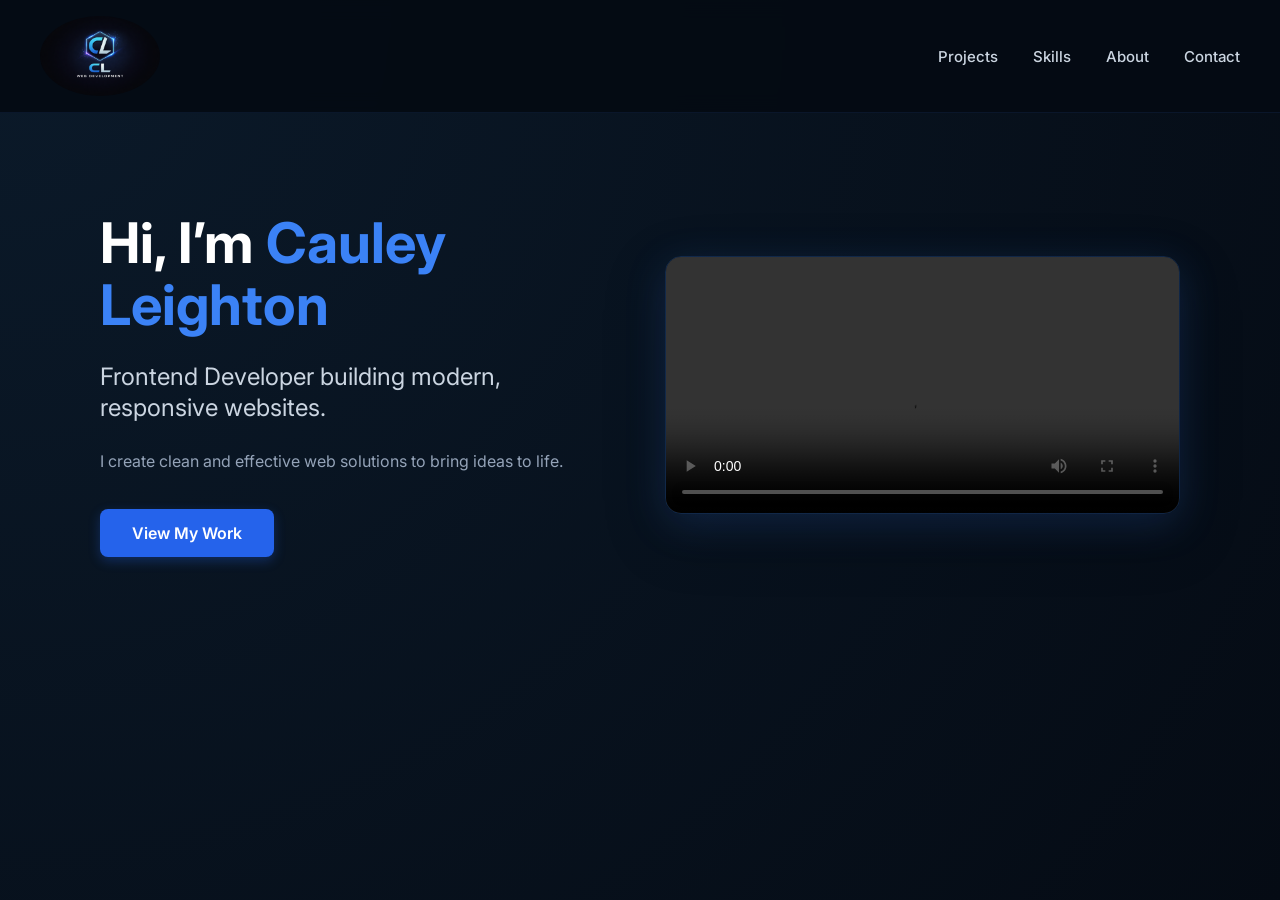
<file: index.html>
﻿<!DOCTYPE html>
<html lang="en">
<head>
  <meta charset="UTF-8">
  <meta name="viewport" content="width=device-width, initial-scale=1.0">
  <title>Your Name | Developer</title>
  <link rel="stylesheet" href="style.css">

  <!-- Google Font -->
  <link href="https://fonts.googleapis.com/css2?family=Inter:wght@300;400;600;700&display=swap" rel="stylesheet">
</head>
<body>

  <!-- NAVBAR -->
  <nav class="navbar">
    <div class="logo"><img src="logo.jpg" alt="Logo"></div>

    <ul class="nav-links">
      <li><a href="projects.html">Projects</a></li>
      <li><a href="skills.html">Skills</a></li>
      <li><a href="about.html">About</a></li>
      <li><a href="contact.html">Contact</a></li>
    </ul>
  </nav>

  <!-- HERO -->
  <section class="hero">

    <div class="hero-text">
      <h1>Hi, I’m <span>Cauley Leighton</span></h1>

      <h2>Frontend Developer building modern,<br>responsive websites.</h2>

      <p>
        I create clean and effective web solutions to bring ideas to life.
      </p>

      <a href="projects.html" class="cta-btn">View My Work</a>
    </div>

    <div class="hero-video">
      <video src="videos/CL web dev.mp4" alt="video introducing cl web development" controls>
        Your browser does not support the video tag.
      </video>
    </div>

  </section>

</body>
</html>
</file>
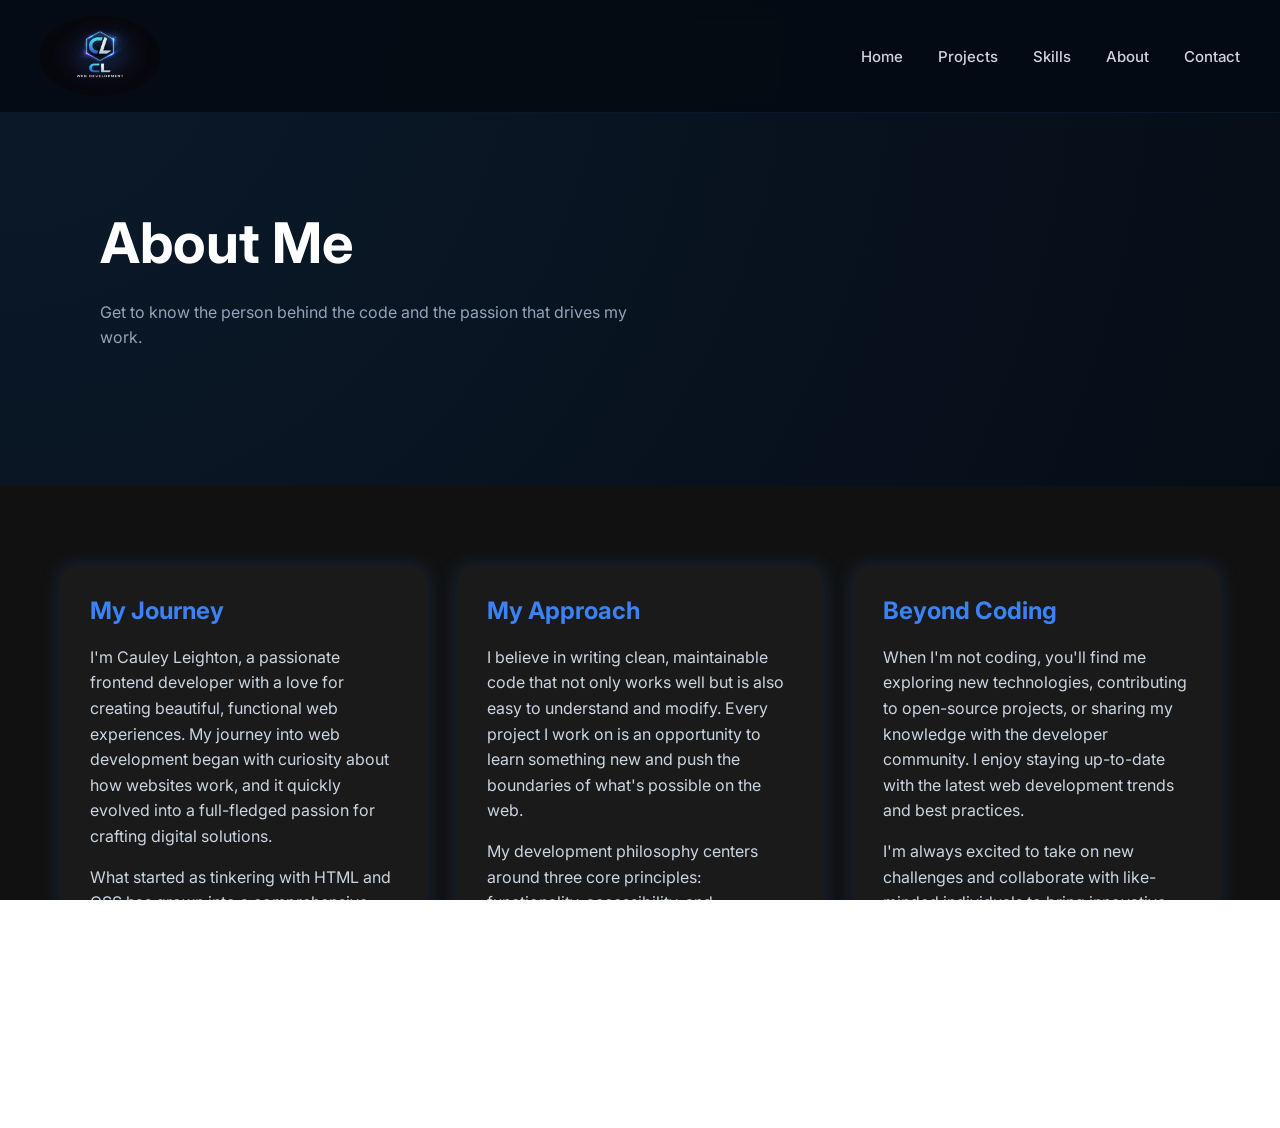
<file: about.html>
<!DOCTYPE html>
<html lang="en">
<head>
  <meta charset="UTF-8">
  <meta name="viewport" content="width=device-width, initial-scale=1.0">
  <title>Cauley Leighton | About</title>
  <link rel="stylesheet" href="style.css">

  <!-- Google Fonts -->
  <link href="https://fonts.googleapis.com/css2?family=Inter:wght@300;400;600;700&display=swap" rel="stylesheet">
</head>
<body>

  <!-- NAVBAR -->
  <nav class="navbar">
    <div class="logo"><img src="logo.jpg" alt="Logo"></div>
    <ul class="nav-links">
      <li><a href="index.html">Home</a></li>
      <li><a href="projects.html">Projects</a></li>
      <li><a href="skills.html">Skills</a></li>
      <li><a href="about.html" class="active">About</a></li>
      <li><a href="contact.html">Contact</a></li>
    </ul>
  </nav>

  <!-- HERO -->
  <section class="hero">
    <div class="hero-text">
      <h1>About Me</h1>
      <p>Get to know the person behind the code and the passion that drives my work.</p>
    </div>
  </section>

  <!-- About Section -->
  <section class="about-section">
    <div class="about-container">

      <div class="about-card">
        <h3>My Journey</h3>
        <p>I'm Cauley Leighton, a passionate frontend developer with a love for creating beautiful, functional web experiences. My journey into web development began with curiosity about how websites work, and it quickly evolved into a full-fledged passion for crafting digital solutions.</p>
        <p>What started as tinkering with HTML and CSS has grown into a comprehensive skill set that includes modern JavaScript frameworks, responsive design principles, and a keen eye for user experience.</p>
      </div>

      <div class="about-card">
        <h3>My Approach</h3>
        <p>I believe in writing clean, maintainable code that not only works well but is also easy to understand and modify. Every project I work on is an opportunity to learn something new and push the boundaries of what's possible on the web.</p>
        <p>My development philosophy centers around three core principles: functionality, accessibility, and performance. I strive to create websites that are not just visually appealing, but also fast, inclusive, and user-friendly.</p>
      </div>

      <div class="about-card">
        <h3>Beyond Coding</h3>
        <p>When I'm not coding, you'll find me exploring new technologies, contributing to open-source projects, or sharing my knowledge with the developer community. I enjoy staying up-to-date with the latest web development trends and best practices.</p>
        <p>I'm always excited to take on new challenges and collaborate with like-minded individuals to bring innovative ideas to life through code.</p>
      </div>

    </div>
  </section>

</body>
</html>
</file>
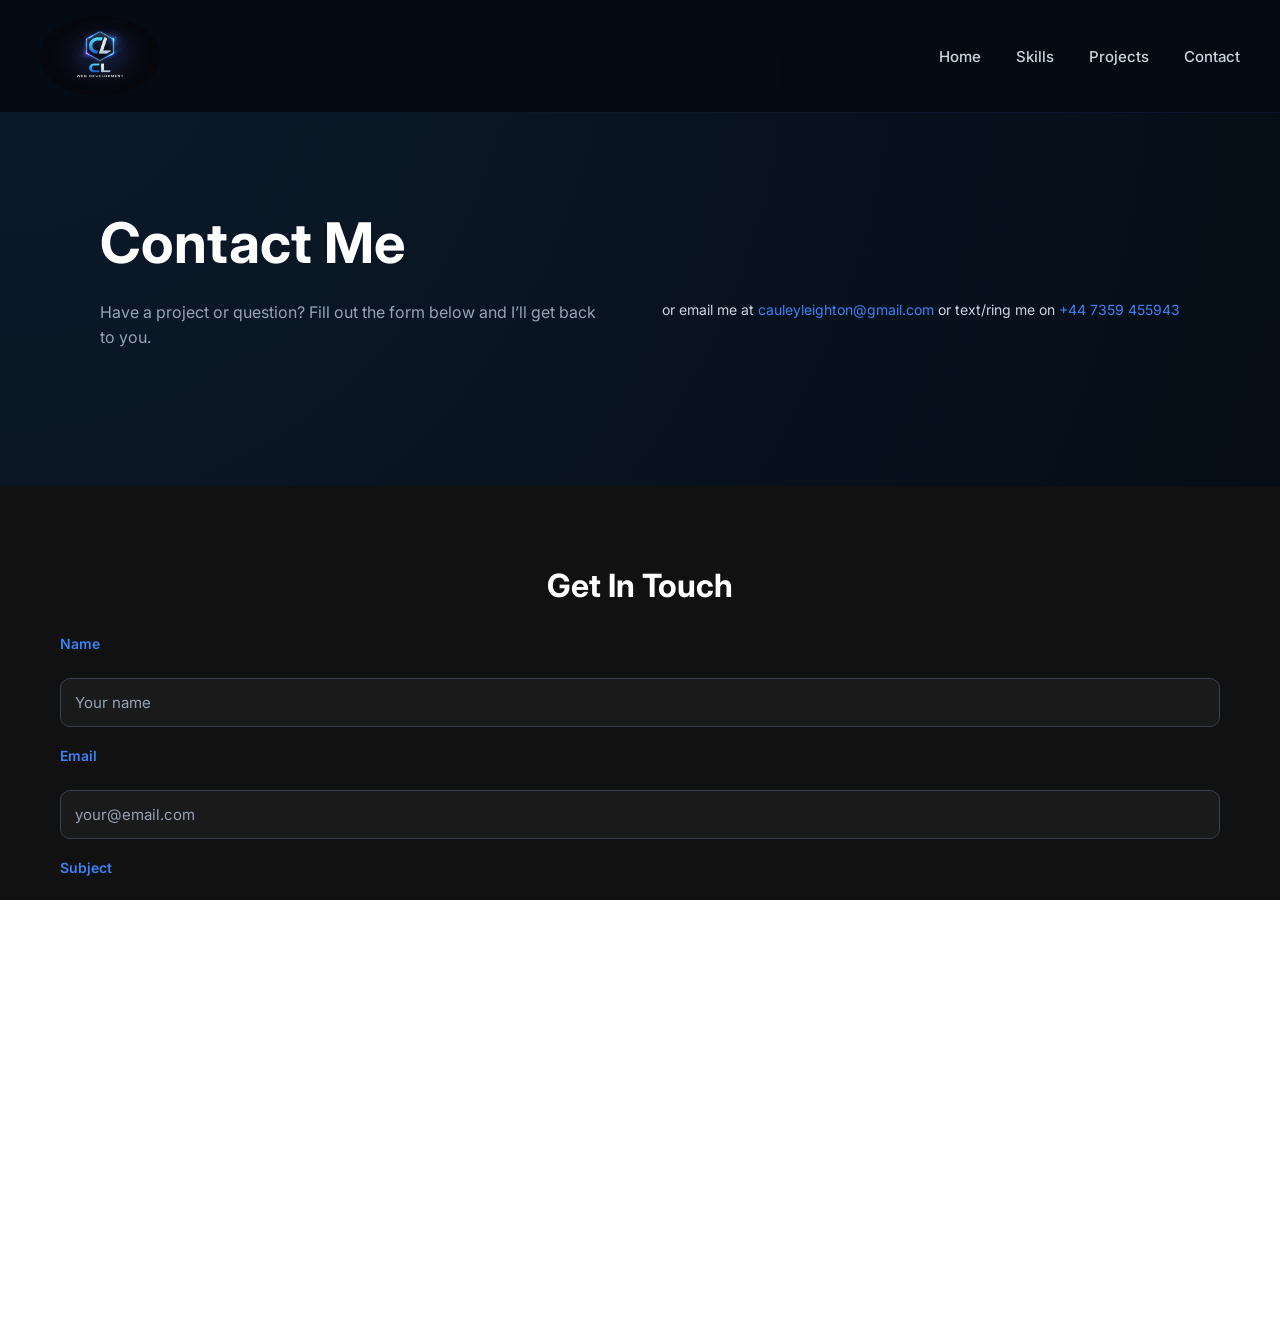
<file: contact.html>
<!DOCTYPE html>
<html lang="en">
<head>
  <meta charset="UTF-8">
  <meta name="viewport" content="width=device-width, initial-scale=1.0">
  <title>Your Name | Contact</title>
  <link rel="stylesheet" href="style.css">
  <!-- Google Fonts -->
  <link href="https://fonts.googleapis.com/css2?family=Inter:wght@300;400;600;700&display=swap" rel="stylesheet">
</head>
<body>

  <!-- NAVBAR -->
  <nav class="navbar">
    <div class="logo"><img src="logo.jpg" alt="Logo"></div>
    <ul class="nav-links">
      <li><a href="index.html">Home</a></li>
      <li><a href="skills.html">Skills</a></li>
      <li><a href="projects.html">Projects</a></li>
      <li><a href="contact.html" class="active">Contact</a></li>
    </ul>
  </nav>

  <!-- HERO -->
  <section class="hero">
    <div class="hero-text">
      <h1>Contact Me</h1>
      <p>Have a project or question? Fill out the form below and I’ll get back to you.</p>
    </div>
    <div id="contdet">
        or email me at <a href="mailto:cauleyleighton@gmail.com">cauleyleighton@gmail.com</a>
        or text/ring me on <a href ="tel:+44 7359 455943">+44 7359 455943</a>
    </div>
  </section>

  <!-- Contact Form -->
  <section class="contact-section">
    <div class="contact-container">
      <h2>Get In Touch</h2>
      <form id="contact-form" action="https://formspree.io/f/xyzqwert" method="POST">
        <label for="name">Name</label>
        <input type="text" id="name" name="name" required placeholder="Your name">
        
        <label for="email">Email</label>
        <input type="email" id="email" name="email" required placeholder="your@email.com">
        
        <label for="subject">Subject</label>
        <input type="text" id="subject" name="subject" required placeholder="What's this about?">
        
        <label for="message">Message</label>
        <textarea id="message" name="message" rows="5" required placeholder="Your message..."></textarea>
        
        <button type="submit">Send Message</button>
      </form>
      <p class="form-note">Or reach out directly via email or phone in the section above.</p>
    </div>
  </section>

</body>
</html>
</file>
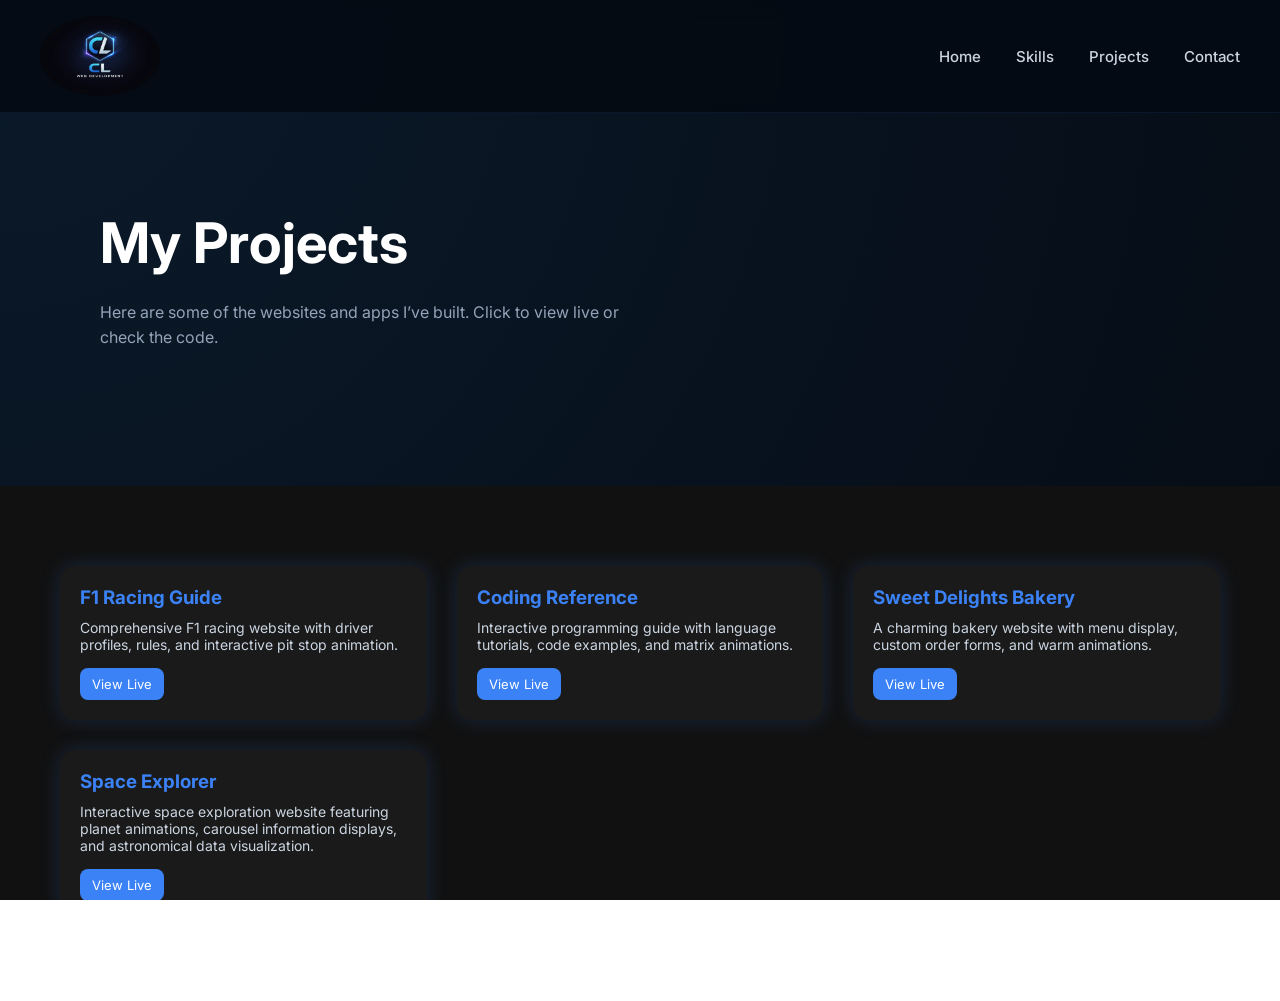
<file: projects.html>
﻿<!DOCTYPE html>
<html lang="en">
<head>
  <meta charset="UTF-8">
  <meta name="viewport" content="width=device-width, initial-scale=1.0">
  <title>Your Name | Projects</title>
  <link rel="stylesheet" href="style.css">
  <!-- Google Fonts -->
  <link href="https://fonts.googleapis.com/css2?family=Inter:wght@300;400;600;700&display=swap" rel="stylesheet">
</head>
<body>

  <!-- NAVBAR -->
  <nav class="navbar">
    <div class="logo"><img src="logo.jpg" alt="Logo"></div>
    <ul class="nav-links">
      <li><a href="index.html">Home</a></li>
      <li><a href="skills.html">Skills</a></li>
      <li><a href="projects.html" class="active">Projects</a></li>
      <li><a href="contact.html">Contact</a></li>
    </ul>
  </nav>

  <!-- HERO -->
  <section class="hero">
    <div class="hero-text">
      <h1>My Projects</h1>
      <p>Here are some of the websites and apps I’ve built. Click to view live or check the code.</p>
    </div>
  </section>

  <!-- Projects Section -->
  <section class="projects-section">
    <div class="projects-container">

      <div class="project-card">
        <div class="project-info">
          <h3>F1 Racing Guide</h3>
          <p>Comprehensive F1 racing website with driver profiles, rules, and interactive pit stop animation.</p>
          <a href="./f1-site/f1.html" >View Live</a>
        </div>
      </div>

      <div class="project-card">
        <div class="project-info">
          <h3>Coding Reference</h3>
          <p>Interactive programming guide with language tutorials, code examples, and matrix animations.</p>
          <a href="./coding/code.html" target="_blank">View Live</a>
        </div>
      </div>

      <div class="project-card">
        <div class="project-info">
          <h3>Sweet Delights Bakery</h3>
          <p>A charming bakery website with menu display, custom order forms, and warm animations.</p>
          <a href="./bakery/bakery.html" target="_blank">View Live</a>
        </div>
      </div>

      <div class="project-card">
        <div class="project-info">
          <h3>Space Explorer</h3>
          <p>Interactive space exploration website featuring planet animations, carousel information displays, and astronomical data visualization.</p>
          <a href="./space/space.html" target="_blank">View Live</a>
        </div>
      </div>

    </div>
  </section>

</body>
</html>
</file>
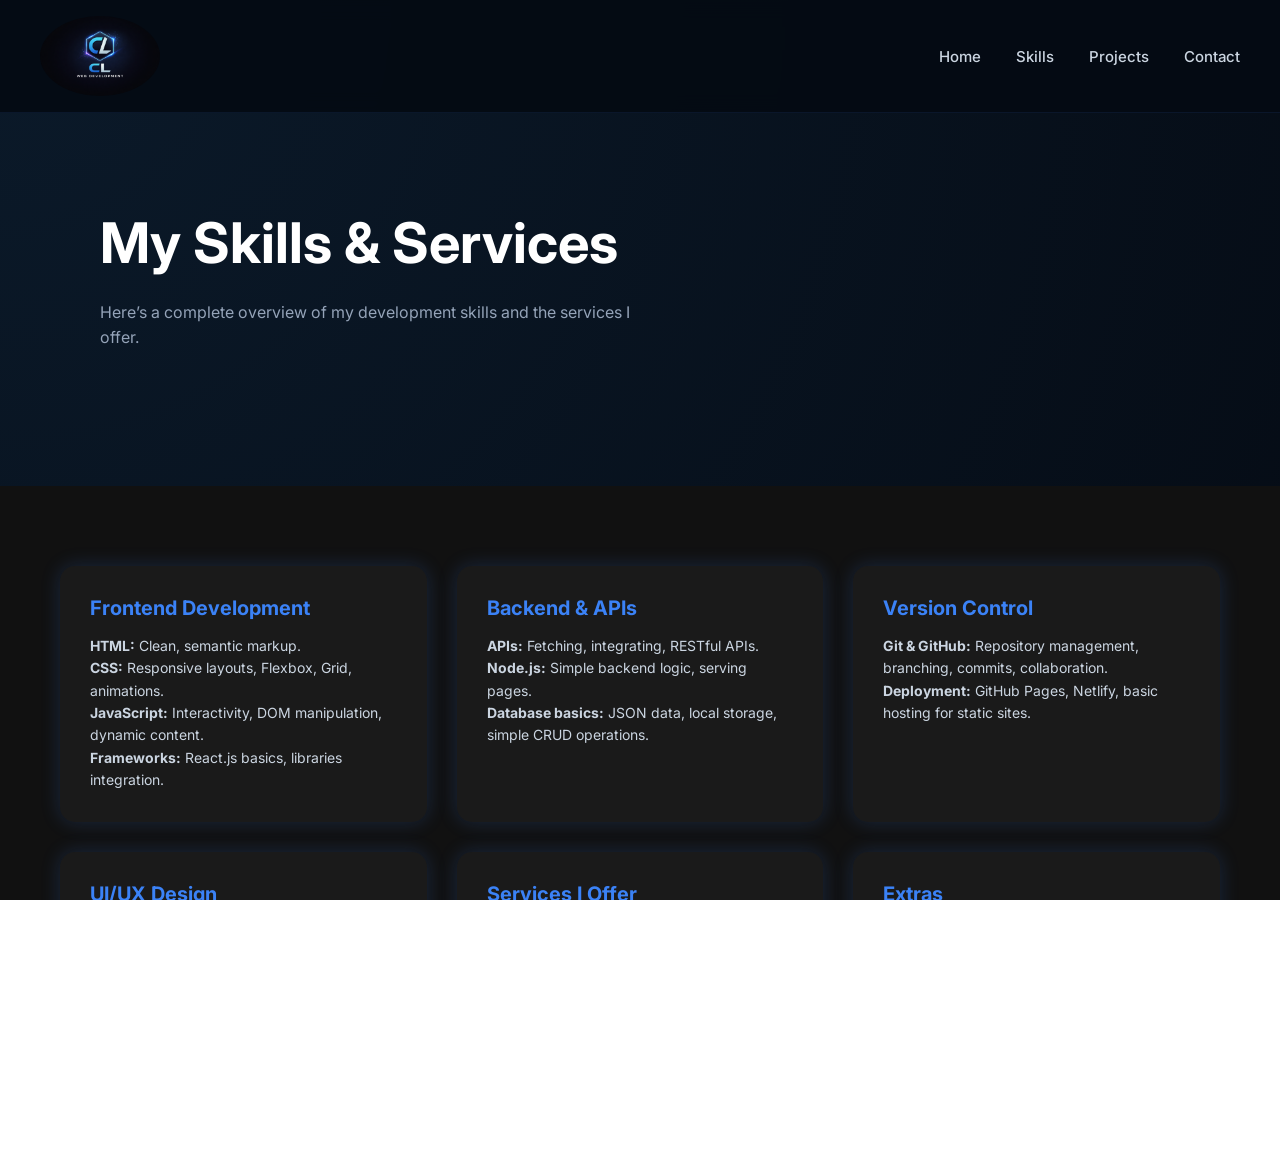
<file: skills.html>
<!DOCTYPE html>
<html lang="en">
<head>
  <meta charset="UTF-8">
  <meta name="viewport" content="width=device-width, initial-scale=1.0">
  <title>Your Name | Skills</title>
  <link rel="stylesheet" href="style.css">

  <!-- Google Fonts -->
  <link href="https://fonts.googleapis.com/css2?family=Inter:wght@300;400;600;700&display=swap" rel="stylesheet">
</head>
<body>

  <!-- NAVBAR -->
  <nav class="navbar">
    <div class="logo"><img src="logo.jpg" alt="Logo"></div>
    <ul class="nav-links">
      <li><a href="index.html">Home</a></li>
      <li><a href="skills.html" class="active">Skills</a></li>
      <li><a href="projects.html">Projects</a></li>
      <li><a href="contact.html">Contact</a></li>
    </ul>
  </nav>

  <!-- HERO -->
  <section class="hero">
    <div class="hero-text">
      <h1>My Skills & Services</h1>
      <p>Here’s a complete overview of my development skills and the services I offer.</p>
    </div>
  </section>

  <!-- Skills Section -->
  <section class="skills-section">
    <div class="skills-container">

      <div class="skill-card">
        <h3>Frontend Development</h3>
        <p><strong>HTML:</strong> Clean, semantic markup.</p>
        <p><strong>CSS:</strong> Responsive layouts, Flexbox, Grid, animations.</p>
        <p><strong>JavaScript:</strong> Interactivity, DOM manipulation, dynamic content.</p>
        <p><strong>Frameworks:</strong> React.js basics, libraries integration.</p>
      </div>

      <div class="skill-card">
        <h3>Backend & APIs</h3>
        <p><strong>APIs:</strong> Fetching, integrating, RESTful APIs.</p>
        <p><strong>Node.js:</strong> Simple backend logic, serving pages.</p>
        <p><strong>Database basics:</strong> JSON data, local storage, simple CRUD operations.</p>
      </div>

      <div class="skill-card">
        <h3>Version Control</h3>
        <p><strong>Git & GitHub:</strong> Repository management, branching, commits, collaboration.</p>
        <p><strong>Deployment:</strong> GitHub Pages, Netlify, basic hosting for static sites.</p>
      </div>

      <div class="skill-card">
        <h3>UI/UX Design</h3>
        <p>Wireframes, user flows, prototyping, intuitive interface design.</p>
        <p>Tools: Figma, Adobe XD, Canva for mockups and visual polish.</p>
      </div>

      <div class="skill-card">
        <h3>Services I Offer</h3>
        <ul>
          <li>Custom Website Development</li>
          <li>Responsive & Mobile-First Design</li>
          <li>Portfolio Websites</li>
          <li>Small Business Landing Pages</li>
          <li>UI/UX Design & Prototyping</li>
        </ul>
      </div>

      <div class="skill-card">
        <h3>Extras</h3>
        <p>Light animations, hover effects, interactive buttons, and small JavaScript utilities.</p>
        <p>Performance optimization & clean code structure.</p>
        <p>Continuous learning: Always exploring new frameworks and tools.</p>
      </div>

    </div>
  </section>

</body>
</html>
</file>
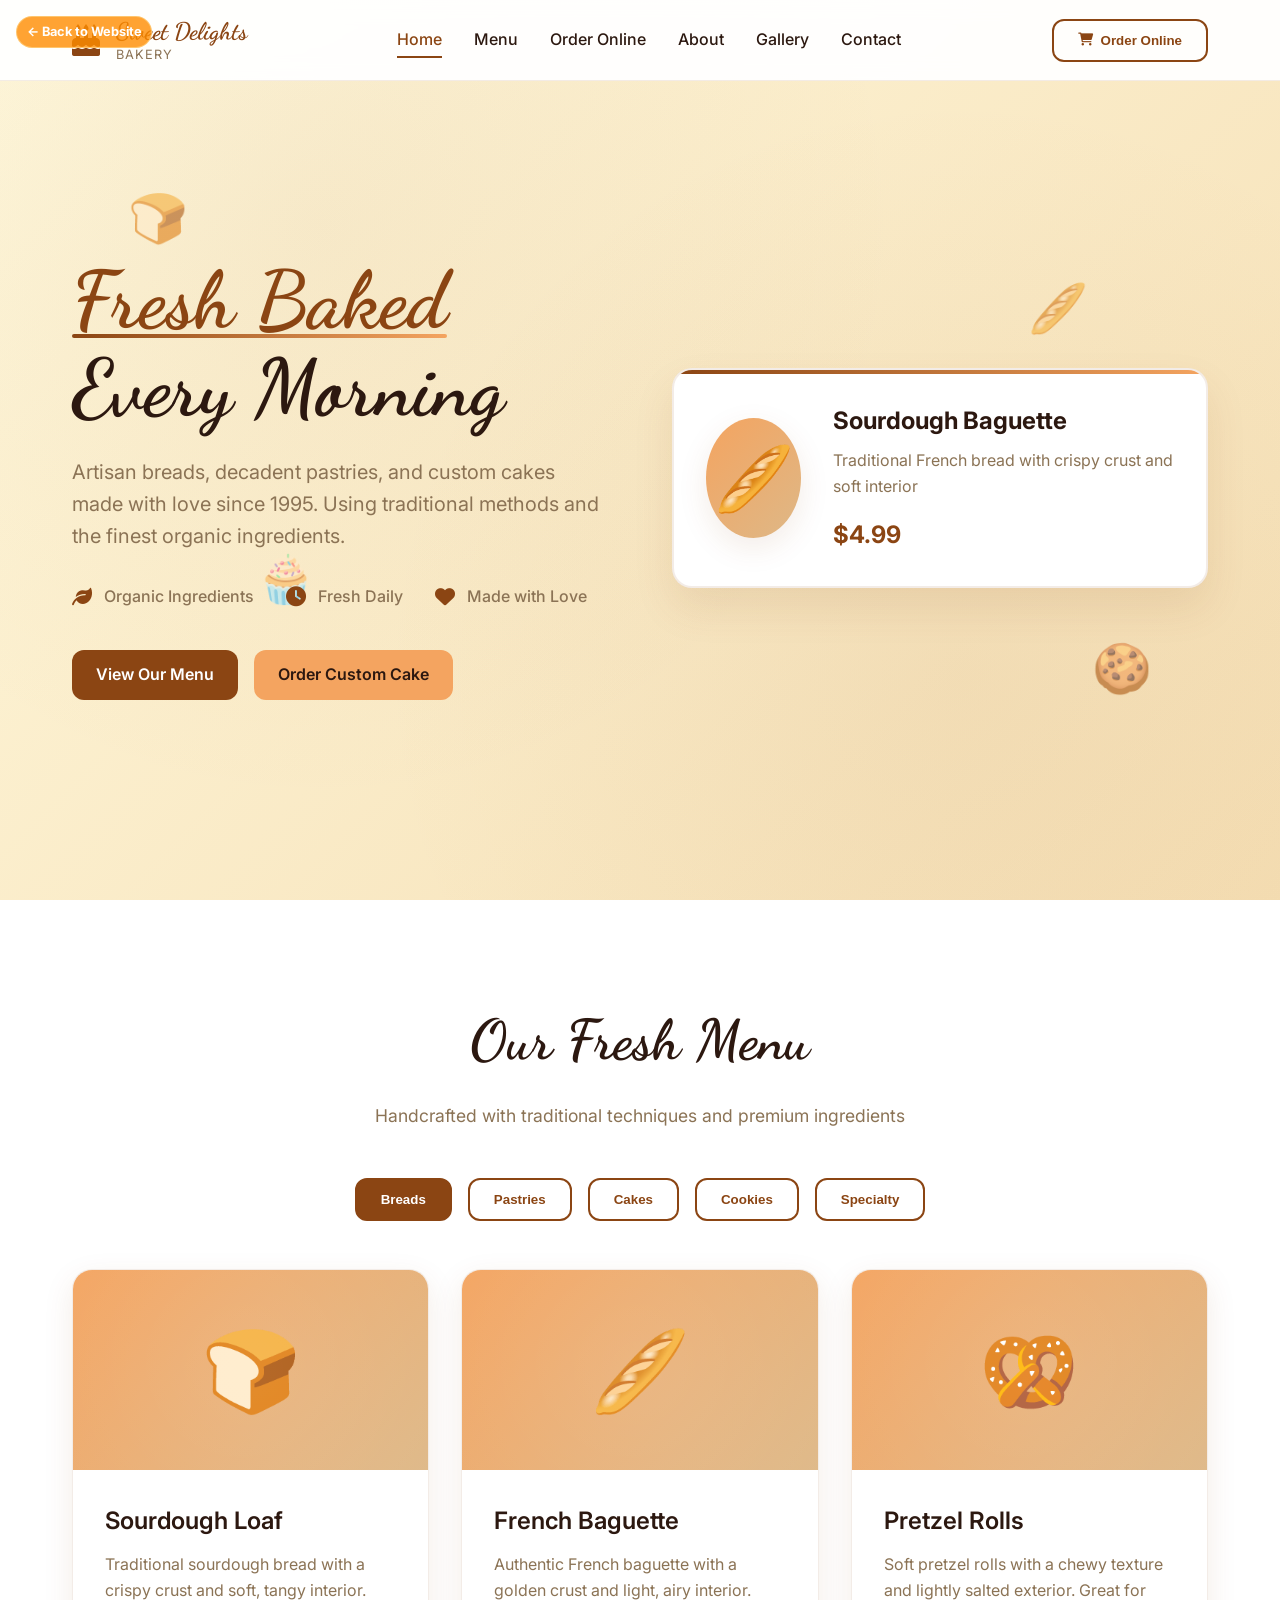
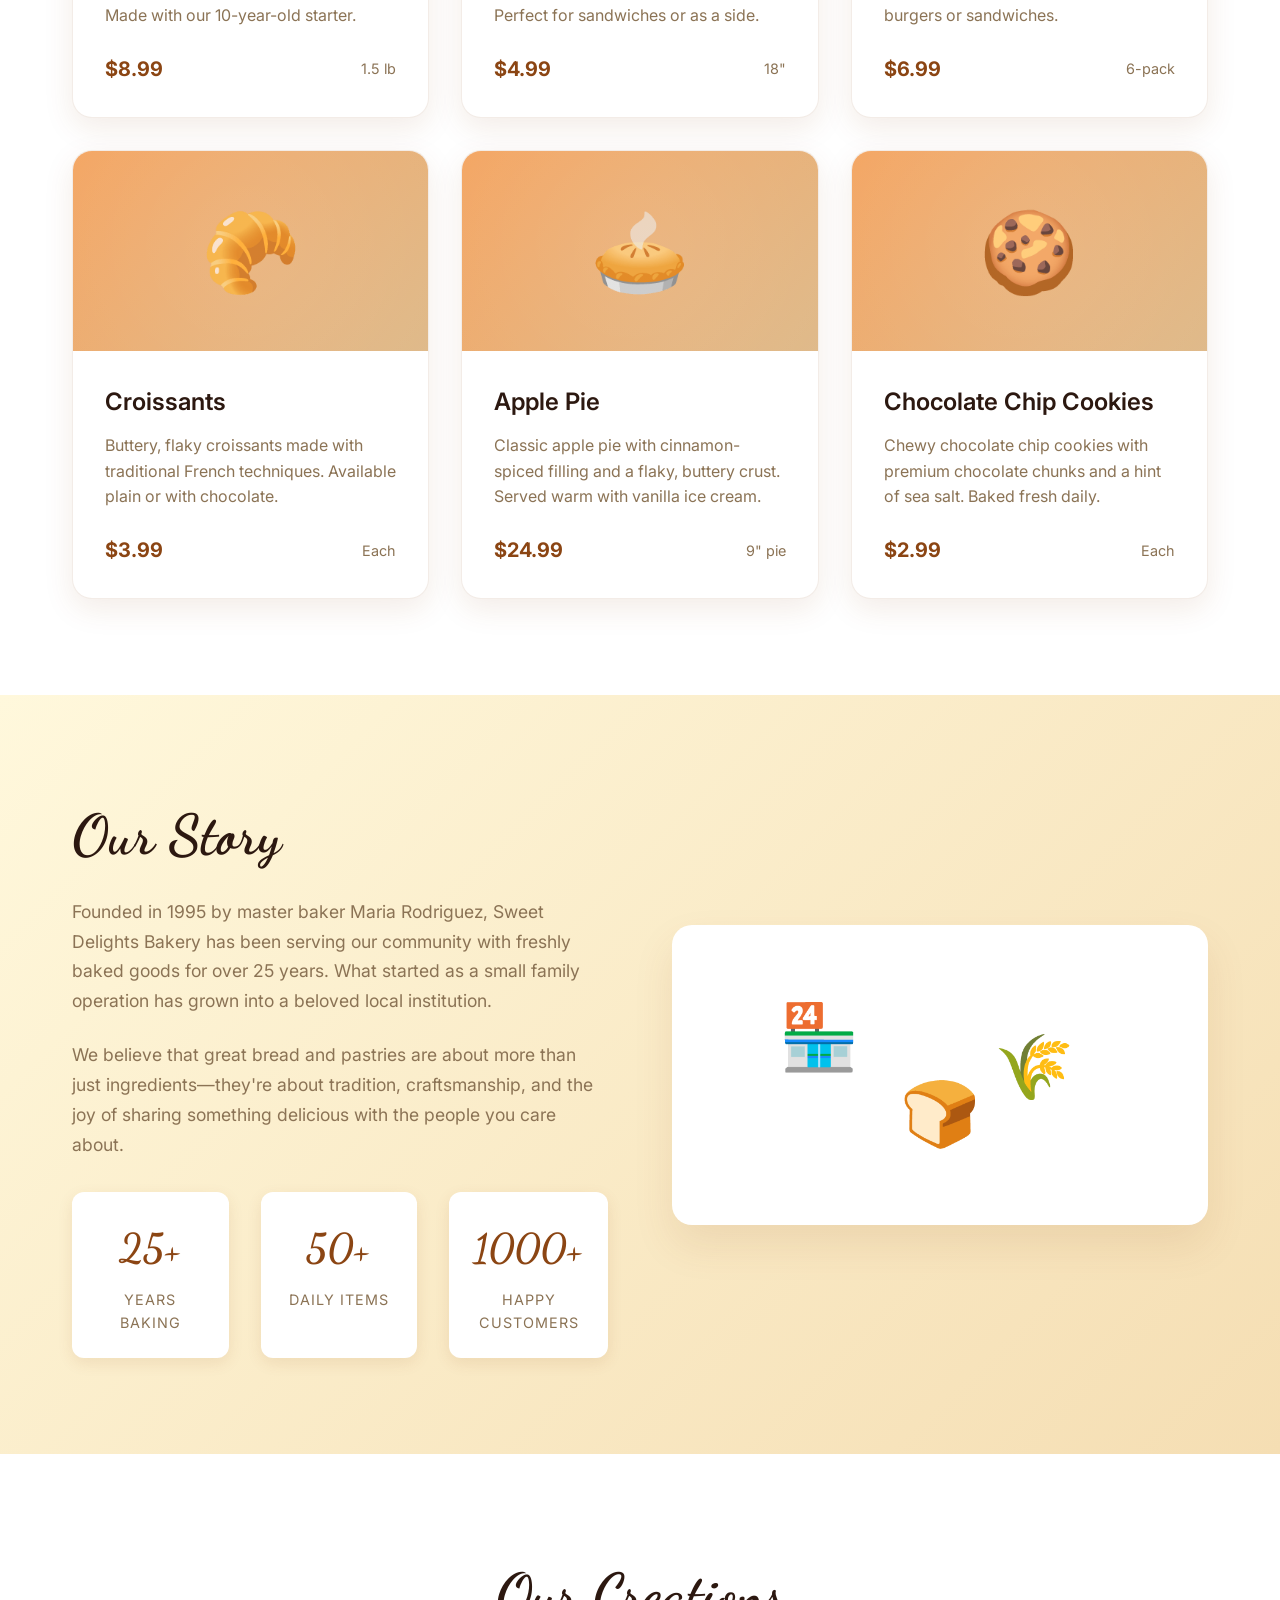
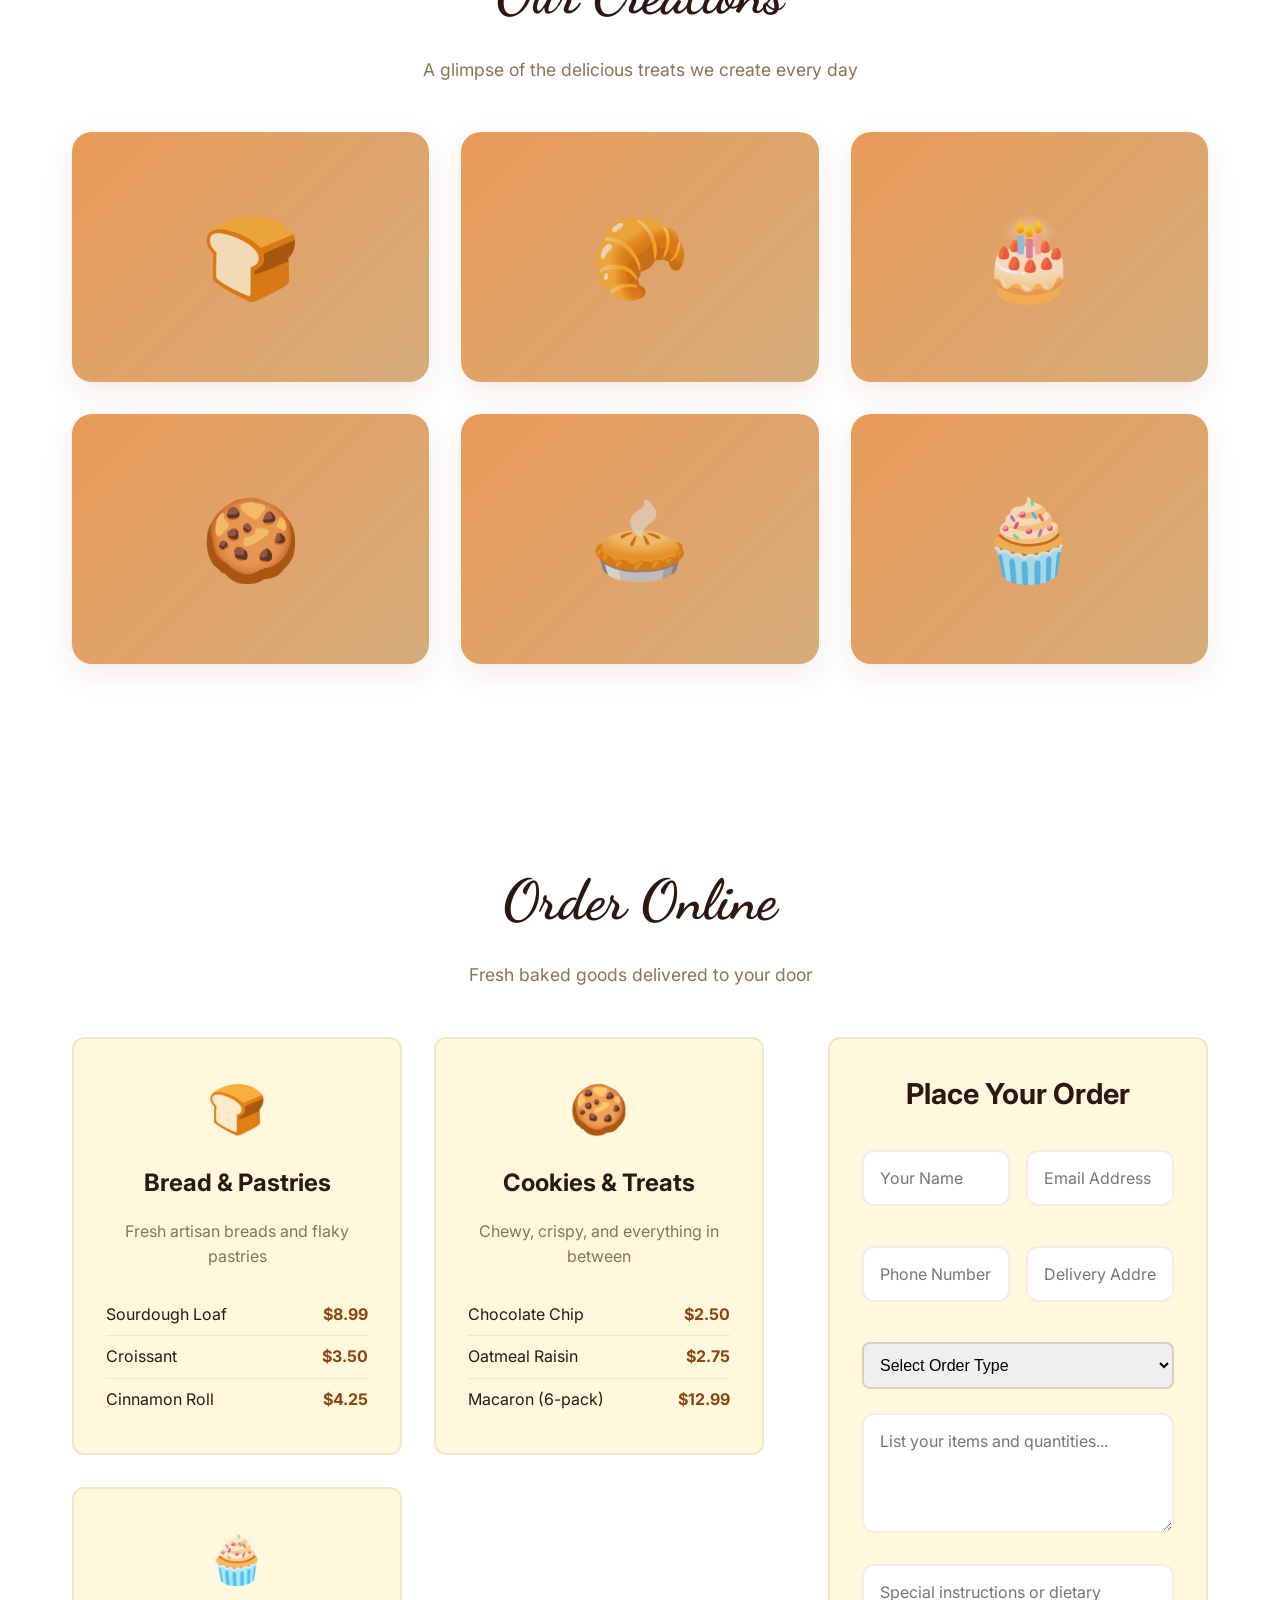
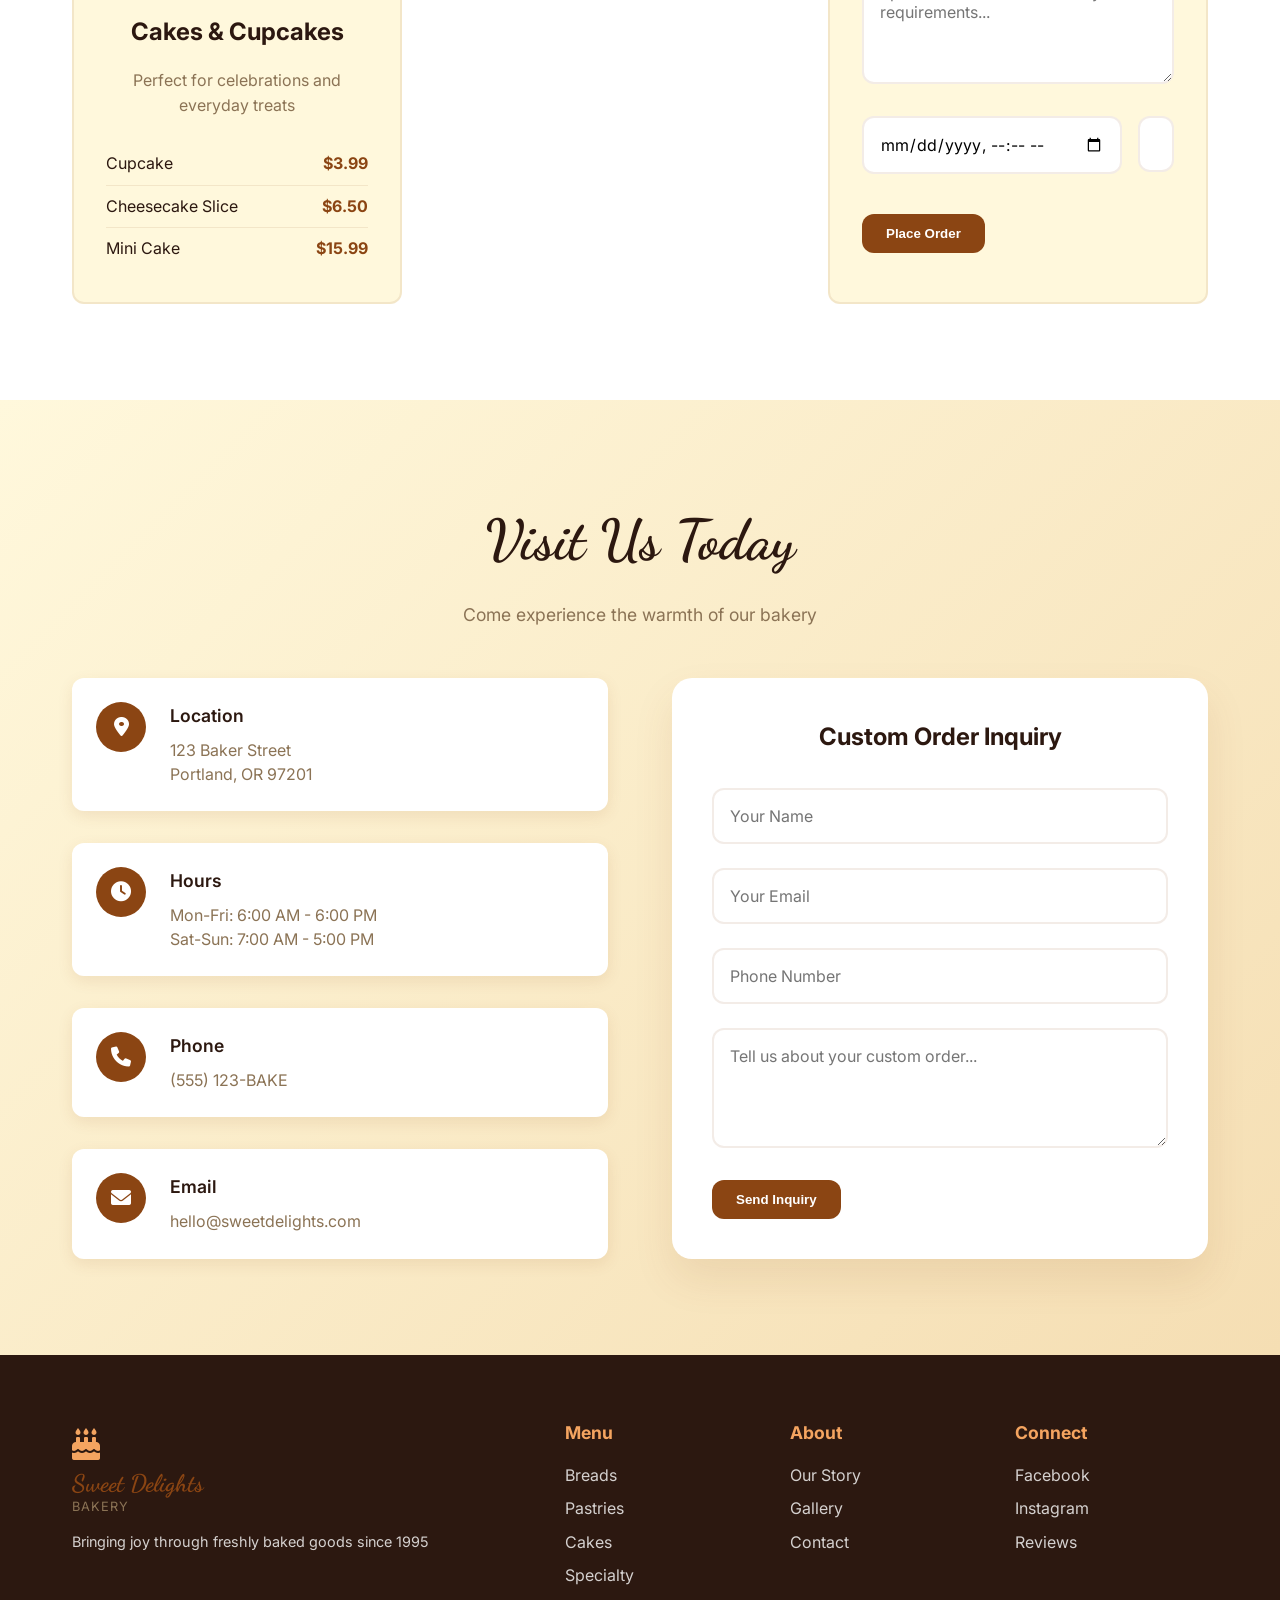
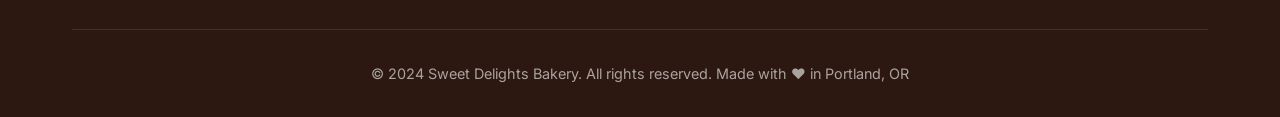
<file: bakery/bakery.html>
<!DOCTYPE html>
<html lang="en">
<head>
    <meta charset="UTF-8">
    <meta name="viewport" content="width=device-width, initial-scale=1.0">
    <title>Sweet Delights Bakery - Artisan Breads & Pastries</title>
    <link rel="stylesheet" href="bakery.css">
    <link href="https://fonts.googleapis.com/css2?family=Inter:wght@300;400;600;700;900&family=Dancing+Script:wght@400;700&display=swap" rel="stylesheet">
    <link rel="stylesheet" href="https://cdnjs.cloudflare.com/ajax/libs/font-awesome/6.0.0/css/all.min.css">
</head>
<body>
    <div class="back-to-site"><a href="../projects.html">← Back to Website</a></div>
    <!-- Navigation -->
    <nav class="navbar">
        <div class="nav-container">
            <div class="nav-brand">
                <i class="fas fa-birthday-cake"></i>
                <div class="brand-text">
                    <span class="brand-main">Sweet Delights</span>
                    <span class="brand-sub">Bakery</span>
                </div>
            </div>
            <div class="nav-links">
                <a href="#home" class="nav-link active">Home</a>
                <a href="#menu" class="nav-link">Menu</a>
                <a href="#order" class="nav-link">Order Online</a>
                <a href="#about" class="nav-link">About</a>
                <a href="#gallery" class="nav-link">Gallery</a>
                <a href="#contact" class="nav-link">Contact</a>
            </div>
            <div class="nav-actions">
                <button class="btn btn-outline">
                    <i class="fas fa-shopping-cart"></i> Order Online
                </button>
            </div>
        </div>
    </nav>

    <!-- Hero Section -->
    <section id="home" class="hero">
        <div class="hero-background">
            <div class="hero-pattern"></div>
            <div class="hero-floats">
                <div class="float-item item-1">🍞</div>
                <div class="float-item item-2">🥖</div>
                <div class="float-item item-3">🧁</div>
                <div class="float-item item-4">🍪</div>
                <div class="float-item item-5">🥧</div>
            </div>
        </div>
        <div class="hero-content">
            <div class="hero-text">
                <h1 class="hero-title">
                    <span class="title-accent">Fresh Baked</span>
                    <br>Every Morning
                </h1>
                <p class="hero-subtitle">
                    Artisan breads, decadent pastries, and custom cakes made with love since 1995. Using traditional methods and the finest organic ingredients.
                </p>
                <div class="hero-features">
                    <div class="feature">
                        <i class="fas fa-leaf"></i>
                        <span>Organic Ingredients</span>
                    </div>
                    <div class="feature">
                        <i class="fas fa-clock"></i>
                        <span>Fresh Daily</span>
                    </div>
                    <div class="feature">
                        <i class="fas fa-heart"></i>
                        <span>Made with Love</span>
                    </div>
                </div>
                <div class="hero-buttons">
                    <a href="#menu" class="btn btn-primary">View Our Menu</a>
                    <a href="#contact" class="btn btn-secondary">Order Custom Cake</a>
                </div>
            </div>
            <div class="hero-visual">
                <div class="featured-product">
                    <div class="product-showcase">
                        <div class="product-image">
                            <div class="product-emoji">🥖</div>
                        </div>
                        <div class="product-info">
                            <h3>Sourdough Baguette</h3>
                            <p>Traditional French bread with crispy crust and soft interior</p>
                            <div class="product-price">$4.99</div>
                        </div>
                    </div>
                </div>
            </div>
        </div>
    </section>

    <!-- Menu Section -->
    <section id="menu" class="menu-section">
        <div class="container">
            <div class="section-header">
                <h2 class="section-title">Our Fresh Menu</h2>
                <p class="section-subtitle">Handcrafted with traditional techniques and premium ingredients</p>
            </div>

            <!-- Menu Categories -->
            <div class="menu-categories">
                <button class="category-btn active" data-category="breads">Breads</button>
                <button class="category-btn" data-category="pastries">Pastries</button>
                <button class="category-btn" data-category="cakes">Cakes</button>
                <button class="category-btn" data-category="cookies">Cookies</button>
                <button class="category-btn" data-category="specialty">Specialty</button>
            </div>

            <!-- Breads Menu -->
            <div class="menu-items" id="breads-menu">
                <div class="menu-item">
                    <div class="item-image">
                        <div class="item-emoji">🍞</div>
                    </div>
                    <div class="item-content">
                        <h3 class="item-title">Sourdough Loaf</h3>
                        <p class="item-description">Traditional sourdough bread with a crispy crust and soft, tangy interior. Made with our 10-year-old starter.</p>
                        <div class="item-details">
                            <span class="item-price">$8.99</span>
                            <span class="item-size">1.5 lb</span>
                        </div>
                    </div>
                </div>

                <div class="menu-item">
                    <div class="item-image">
                        <div class="item-emoji">🥖</div>
                    </div>
                    <div class="item-content">
                        <h3 class="item-title">French Baguette</h3>
                        <p class="item-description">Authentic French baguette with a golden crust and light, airy interior. Perfect for sandwiches or as a side.</p>
                        <div class="item-details">
                            <span class="item-price">$4.99</span>
                            <span class="item-size">18"</span>
                        </div>
                    </div>
                </div>

                <div class="menu-item">
                    <div class="item-image">
                        <div class="item-emoji">🥨</div>
                    </div>
                    <div class="item-content">
                        <h3 class="item-title">Pretzel Rolls</h3>
                        <p class="item-description">Soft pretzel rolls with a chewy texture and lightly salted exterior. Great for burgers or sandwiches.</p>
                        <div class="item-details">
                            <span class="item-price">$6.99</span>
                            <span class="item-size">6-pack</span>
                        </div>
                    </div>
                </div>

                <div class="menu-item">
                    <div class="item-image">
                        <div class="item-emoji">🥐</div>
                    </div>
                    <div class="item-content">
                        <h3 class="item-title">Croissants</h3>
                        <p class="item-description">Buttery, flaky croissants made with traditional French techniques. Available plain or with chocolate.</p>
                        <div class="item-details">
                            <span class="item-price">$3.99</span>
                            <span class="item-size">Each</span>
                        </div>
                    </div>
                </div>

                <div class="menu-item">
                    <div class="item-image">
                        <div class="item-emoji">🥧</div>
                    </div>
                    <div class="item-content">
                        <h3 class="item-title">Apple Pie</h3>
                        <p class="item-description">Classic apple pie with cinnamon-spiced filling and a flaky, buttery crust. Served warm with vanilla ice cream.</p>
                        <div class="item-details">
                            <span class="item-price">$24.99</span>
                            <span class="item-size">9" pie</span>
                        </div>
                    </div>
                </div>

                <div class="menu-item">
                    <div class="item-image">
                        <div class="item-emoji">🍪</div>
                    </div>
                    <div class="item-content">
                        <h3 class="item-title">Chocolate Chip Cookies</h3>
                        <p class="item-description">Chewy chocolate chip cookies with premium chocolate chunks and a hint of sea salt. Baked fresh daily.</p>
                        <div class="item-details">
                            <span class="item-price">$2.99</span>
                            <span class="item-size">Each</span>
                        </div>
                    </div>
                </div>
            </div>

            <!-- Pastries Menu (Hidden by default) -->
            <div class="menu-items" id="pastries-menu" style="display: none;">
                <div class="menu-item">
                    <div class="item-image">
                        <div class="item-emoji">🧁</div>
                    </div>
                    <div class="item-content">
                        <h3 class="item-title">Cupcakes</h3>
                        <p class="item-description">Moist cupcakes with various frostings: vanilla, chocolate, red velvet, and seasonal flavors.</p>
                        <div class="item-details">
                            <span class="item-price">$4.99</span>
                            <span class="item-size">Each</span>
                        </div>
                    </div>
                </div>
            </div>

            <!-- Cakes Menu (Hidden by default) -->
            <div class="menu-items" id="cakes-menu" style="display: none;">
                <div class="menu-item">
                    <div class="item-image">
                        <div class="item-emoji">🎂</div>
                    </div>
                    <div class="item-content">
                        <h3 class="item-title">Custom Wedding Cakes</h3>
                        <p class="item-description">Beautiful custom wedding cakes with your choice of flavors, fillings, and decorations.</p>
                        <div class="item-details">
                            <span class="item-price">$199+</span>
                            <span class="item-size">Serves 50+</span>
                        </div>
                    </div>
                </div>
            </div>
        </div>
    </section>

    <!-- About Section -->
    <section id="about" class="about-section">
        <div class="container">
            <div class="about-content">
                <div class="about-text">
                    <h2 class="section-title">Our Story</h2>
                    <p>
                        Founded in 1995 by master baker Maria Rodriguez, Sweet Delights Bakery has been serving our community with freshly baked goods for over 25 years. What started as a small family operation has grown into a beloved local institution.
                    </p>
                    <p>
                        We believe that great bread and pastries are about more than just ingredients—they're about tradition, craftsmanship, and the joy of sharing something delicious with the people you care about.
                    </p>
                    <div class="about-stats">
                        <div class="stat">
                            <span class="stat-number">25+</span>
                            <span class="stat-label">Years Baking</span>
                        </div>
                        <div class="stat">
                            <span class="stat-number">50+</span>
                            <span class="stat-label">Daily Items</span>
                        </div>
                        <div class="stat">
                            <span class="stat-number">1000+</span>
                            <span class="stat-label">Happy Customers</span>
                        </div>
                    </div>
                </div>
                <div class="about-visual">
                    <div class="bakery-scene">
                        <div class="scene-element oven">🏪</div>
                        <div class="scene-element flour">🌾</div>
                        <div class="scene-element bread">🍞</div>
                    </div>
                </div>
            </div>
        </div>
    </section>

    <!-- Gallery Section -->
    <section id="gallery" class="gallery-section">
        <div class="container">
            <div class="section-header">
                <h2 class="section-title">Our Creations</h2>
                <p class="section-subtitle">A glimpse of the delicious treats we create every day</p>
            </div>
            <div class="gallery-grid">
                <div class="gallery-item">
                    <div class="gallery-image">
                        <div class="gallery-emoji">🍞</div>
                    </div>
                    <div class="gallery-overlay">
                        <h3>Artisan Breads</h3>
                        <p>Fresh from our stone oven</p>
                    </div>
                </div>
                <div class="gallery-item">
                    <div class="gallery-image">
                        <div class="gallery-emoji">🥐</div>
                    </div>
                    <div class="gallery-overlay">
                        <h3>French Pastries</h3>
                        <p>Buttery and flaky</p>
                    </div>
                </div>
                <div class="gallery-item">
                    <div class="gallery-image">
                        <div class="gallery-emoji">🎂</div>
                    </div>
                    <div class="gallery-overlay">
                        <h3>Custom Cakes</h3>
                        <p>Made for special occasions</p>
                    </div>
                </div>
                <div class="gallery-item">
                    <div class="gallery-image">
                        <div class="gallery-emoji">🍪</div>
                    </div>
                    <div class="gallery-overlay">
                        <h3>Homemade Cookies</h3>
                        <p>Chewy and delicious</p>
                    </div>
                </div>
                <div class="gallery-item">
                    <div class="gallery-image">
                        <div class="gallery-emoji">🥧</div>
                    </div>
                    <div class="gallery-overlay">
                        <h3>Fruit Pies</h3>
                        <p>Seasonal and fresh</p>
                    </div>
                </div>
                <div class="gallery-item">
                    <div class="gallery-image">
                        <div class="gallery-emoji">🧁</div>
                    </div>
                    <div class="gallery-overlay">
                        <h3>Cupcakes</h3>
                        <p>Fun and festive</p>
                    </div>
                </div>
            </div>
        </div>
    </section>

    <!-- Online Ordering Section -->
    <section id="order" class="order-section">
        <div class="container">
            <div class="section-header">
                <h2 class="section-title">Order Online</h2>
                <p class="section-subtitle">Fresh baked goods delivered to your door</p>
            </div>
            <div class="order-content">
                <div class="order-categories">
                    <div class="category-card">
                        <div class="category-icon">🍞</div>
                        <h3>Bread & Pastries</h3>
                        <p>Fresh artisan breads and flaky pastries</p>
                        <div class="category-items">
                            <div class="item">
                                <span>Sourdough Loaf</span>
                                <span class="price">$8.99</span>
                            </div>
                            <div class="item">
                                <span>Croissant</span>
                                <span class="price">$3.50</span>
                            </div>
                            <div class="item">
                                <span>Cinnamon Roll</span>
                                <span class="price">$4.25</span>
                            </div>
                        </div>
                    </div>
                    <div class="category-card">
                        <div class="category-icon">🍪</div>
                        <h3>Cookies & Treats</h3>
                        <p>Chewy, crispy, and everything in between</p>
                        <div class="category-items">
                            <div class="item">
                                <span>Chocolate Chip</span>
                                <span class="price">$2.50</span>
                            </div>
                            <div class="item">
                                <span>Oatmeal Raisin</span>
                                <span class="price">$2.75</span>
                            </div>
                            <div class="item">
                                <span>Macaron (6-pack)</span>
                                <span class="price">$12.99</span>
                            </div>
                        </div>
                    </div>
                    <div class="category-card">
                        <div class="category-icon">🧁</div>
                        <h3>Cakes & Cupcakes</h3>
                        <p>Perfect for celebrations and everyday treats</p>
                        <div class="category-items">
                            <div class="item">
                                <span>Cupcake</span>
                                <span class="price">$3.99</span>
                            </div>
                            <div class="item">
                                <span>Cheesecake Slice</span>
                                <span class="price">$6.50</span>
                            </div>
                            <div class="item">
                                <span>Mini Cake</span>
                                <span class="price">$15.99</span>
                            </div>
                        </div>
                    </div>
                </div>
                <div class="order-form">
                    <h3>Place Your Order</h3>
                    <form id="orderForm">
                        <div class="form-row">
                            <div class="form-group">
                                <input type="text" id="customerName" placeholder="Your Name" required>
                            </div>
                            <div class="form-group">
                                <input type="email" id="customerEmail" placeholder="Email Address" required>
                            </div>
                        </div>
                        <div class="form-row">
                            <div class="form-group">
                                <input type="tel" id="customerPhone" placeholder="Phone Number" required>
                            </div>
                            <div class="form-group">
                                <input type="text" id="deliveryAddress" placeholder="Delivery Address" required>
                            </div>
                        </div>
                        <div class="form-group">
                            <select id="orderType" required>
                                <option value="">Select Order Type</option>
                                <option value="pickup">Pickup</option>
                                <option value="delivery">Delivery</option>
                            </select>
                        </div>
                        <div class="form-group">
                            <textarea id="orderItems" placeholder="List your items and quantities..." rows="4" required></textarea>
                        </div>
                        <div class="form-group">
                            <textarea id="specialInstructions" placeholder="Special instructions or dietary requirements..." rows="3"></textarea>
                        </div>
                        <div class="form-row">
                            <div class="form-group">
                                <input type="datetime-local" id="pickupTime" required>
                            </div>
                            <div class="form-group">
                                <input type="text" id="promoCode" placeholder="Promo Code (optional)">
                            </div>
                        </div>
                        <button type="submit" class="btn btn-primary">Place Order</button>
                    </form>
                </div>
            </div>
        </div>
    </section>

    <!-- Contact Section -->
    <section id="contact" class="contact-section">
        <div class="container">
            <div class="section-header">
                <h2 class="section-title">Visit Us Today</h2>
                <p class="section-subtitle">Come experience the warmth of our bakery</p>
            </div>
            <div class="contact-content">
                <div class="contact-info">
                    <div class="info-item">
                        <div class="info-icon">
                            <i class="fas fa-map-marker-alt"></i>
                        </div>
                        <div class="info-content">
                            <h3>Location</h3>
                            <p>123 Baker Street<br>Portland, OR 97201</p>
                        </div>
                    </div>
                    <div class="info-item">
                        <div class="info-icon">
                            <i class="fas fa-clock"></i>
                        </div>
                        <div class="info-content">
                            <h3>Hours</h3>
                            <p>Mon-Fri: 6:00 AM - 6:00 PM<br>Sat-Sun: 7:00 AM - 5:00 PM</p>
                        </div>
                    </div>
                    <div class="info-item">
                        <div class="info-icon">
                            <i class="fas fa-phone"></i>
                        </div>
                        <div class="info-content">
                            <h3>Phone</h3>
                            <p>(555) 123-BAKE</p>
                        </div>
                    </div>
                    <div class="info-item">
                        <div class="info-icon">
                            <i class="fas fa-envelope"></i>
                        </div>
                        <div class="info-content">
                            <h3>Email</h3>
                            <p>hello@sweetdelights.com</p>
                        </div>
                    </div>
                </div>
                <div class="contact-form">
                    <h3>Custom Order Inquiry</h3>
                    <form>
                        <div class="form-group">
                            <input type="text" placeholder="Your Name" required>
                        </div>
                        <div class="form-group">
                            <input type="email" placeholder="Your Email" required>
                        </div>
                        <div class="form-group">
                            <input type="tel" placeholder="Phone Number">
                        </div>
                        <div class="form-group">
                            <textarea placeholder="Tell us about your custom order..." rows="4"></textarea>
                        </div>
                        <button type="submit" class="btn btn-primary">Send Inquiry</button>
                    </form>
                </div>
            </div>
        </div>
    </section>

    <!-- Footer -->
    <footer class="footer">
        <div class="container">
            <div class="footer-content">
                <div class="footer-brand">
                    <i class="fas fa-birthday-cake"></i>
                    <div class="brand-text">
                        <span class="brand-main">Sweet Delights</span>
                        <span class="brand-sub">Bakery</span>
                    </div>
                    <p>Bringing joy through freshly baked goods since 1995</p>
                </div>
                <div class="footer-links">
                    <div class="footer-section">
                        <h4>Menu</h4>
                        <a href="#menu">Breads</a>
                        <a href="#menu">Pastries</a>
                        <a href="#menu">Cakes</a>
                        <a href="#menu">Specialty</a>
                    </div>
                    <div class="footer-section">
                        <h4>About</h4>
                        <a href="#about">Our Story</a>
                        <a href="#gallery">Gallery</a>
                        <a href="#contact">Contact</a>
                    </div>
                    <div class="footer-section">
                        <h4>Connect</h4>
                        <a href="#">Facebook</a>
                        <a href="#">Instagram</a>
                        <a href="#">Reviews</a>
                    </div>
                </div>
            </div>
            <div class="footer-bottom">
                <p>&copy; 2024 Sweet Delights Bakery. All rights reserved. Made with ❤️ in Portland, OR</p>
            </div>
        </div>
    </footer>

    <script src="bakery.js"></script>
</body>
</html>
</file>
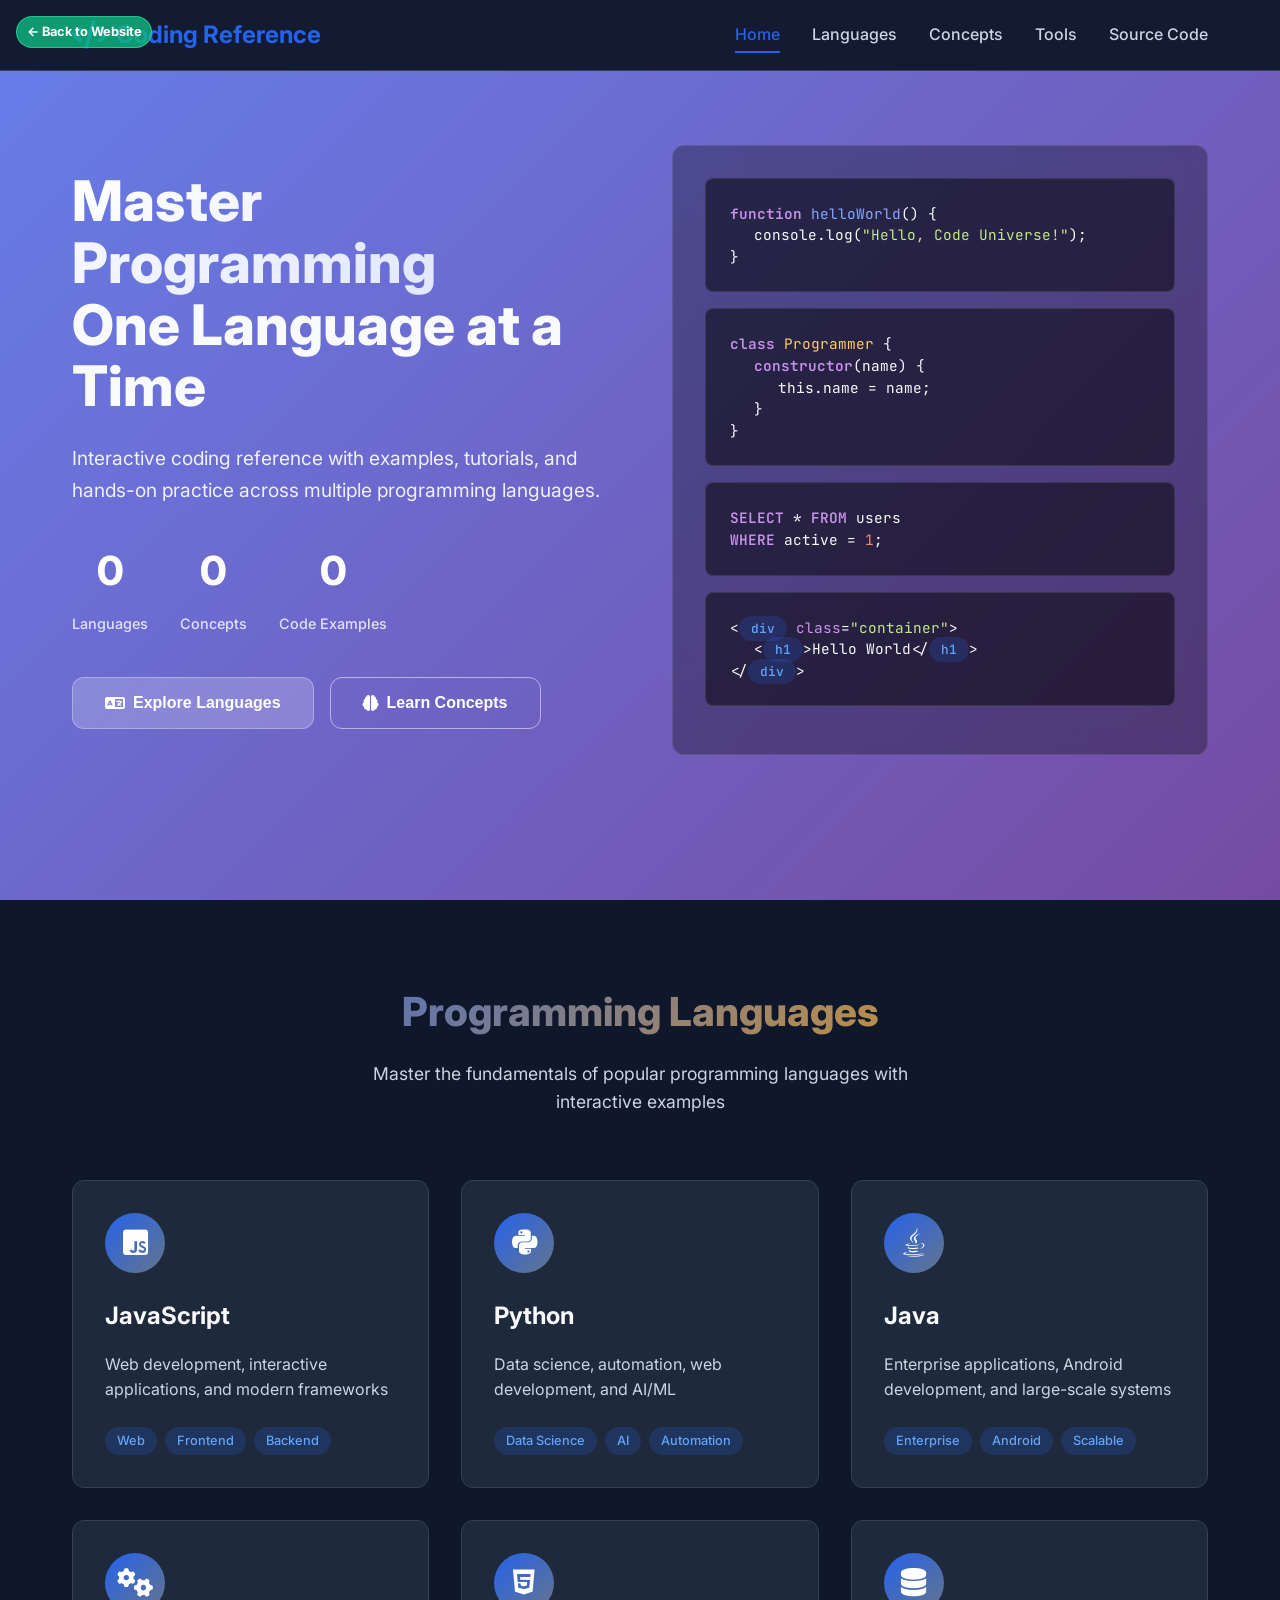
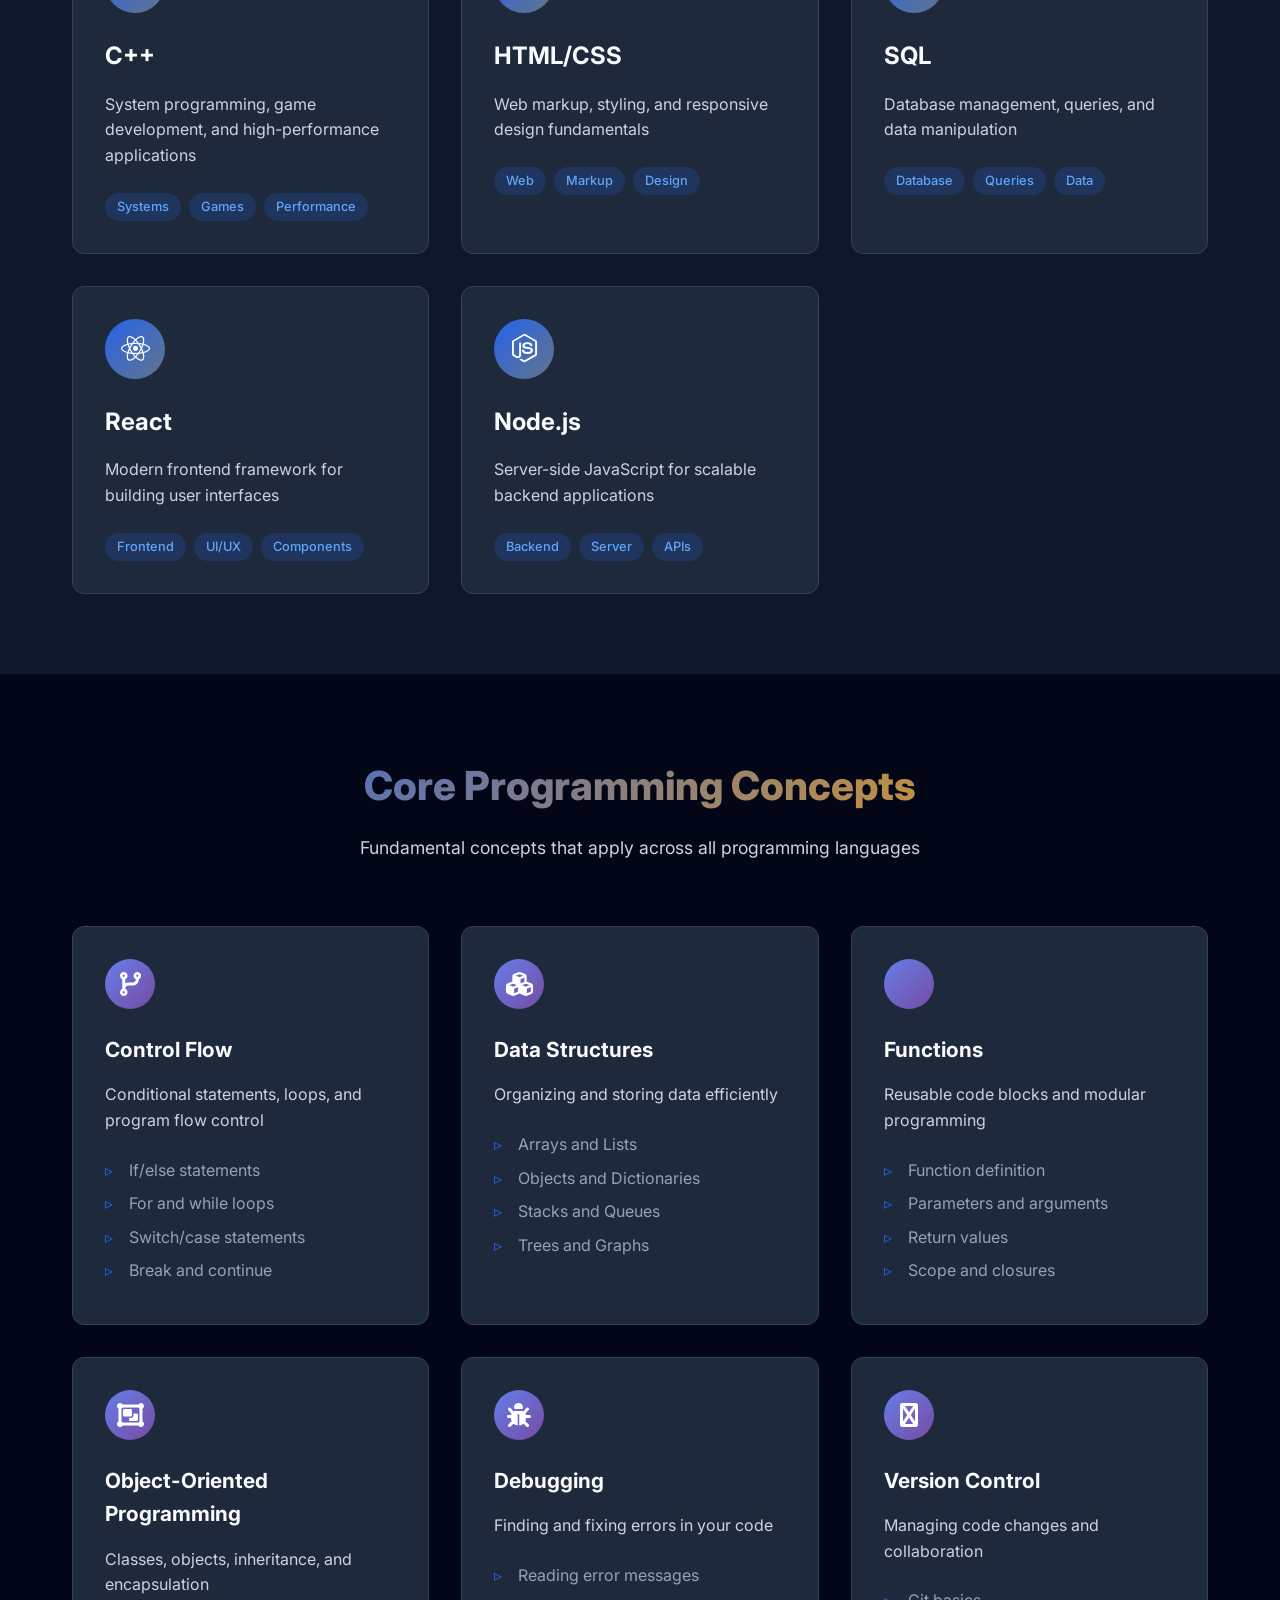
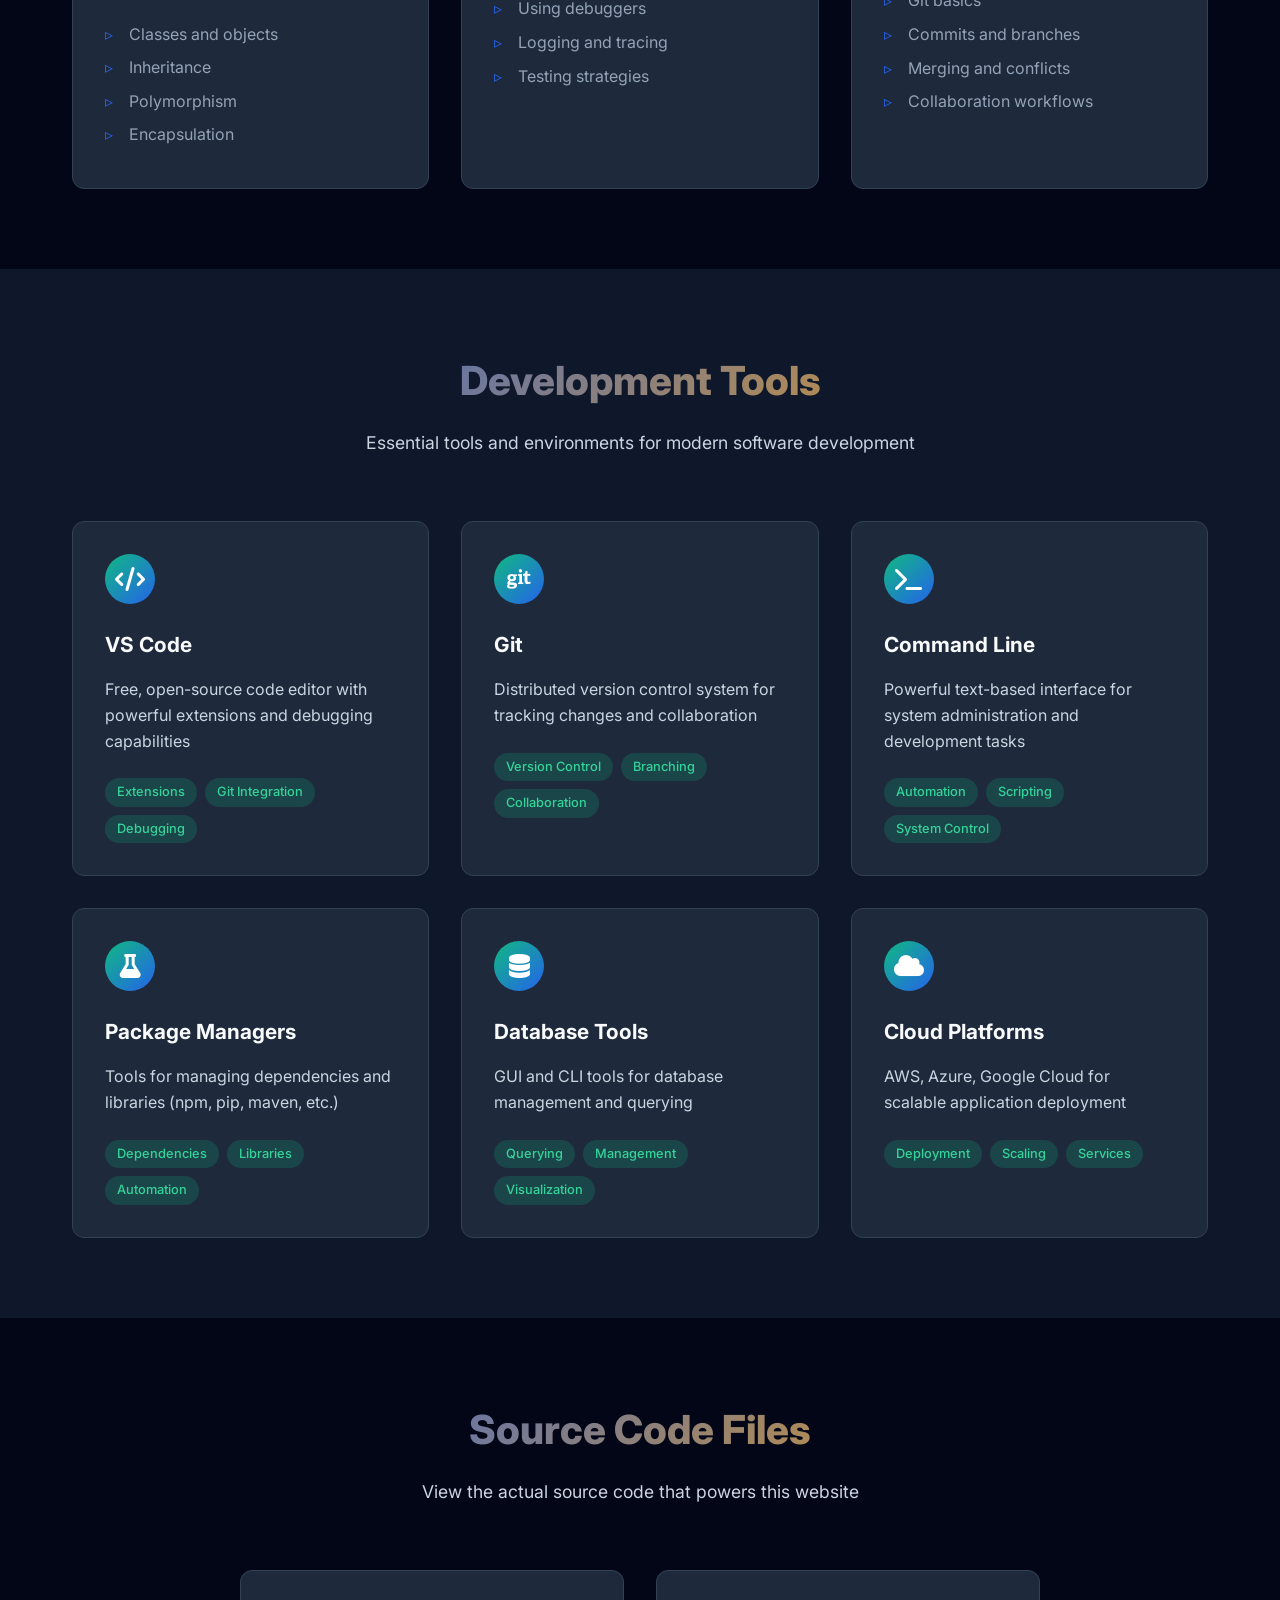
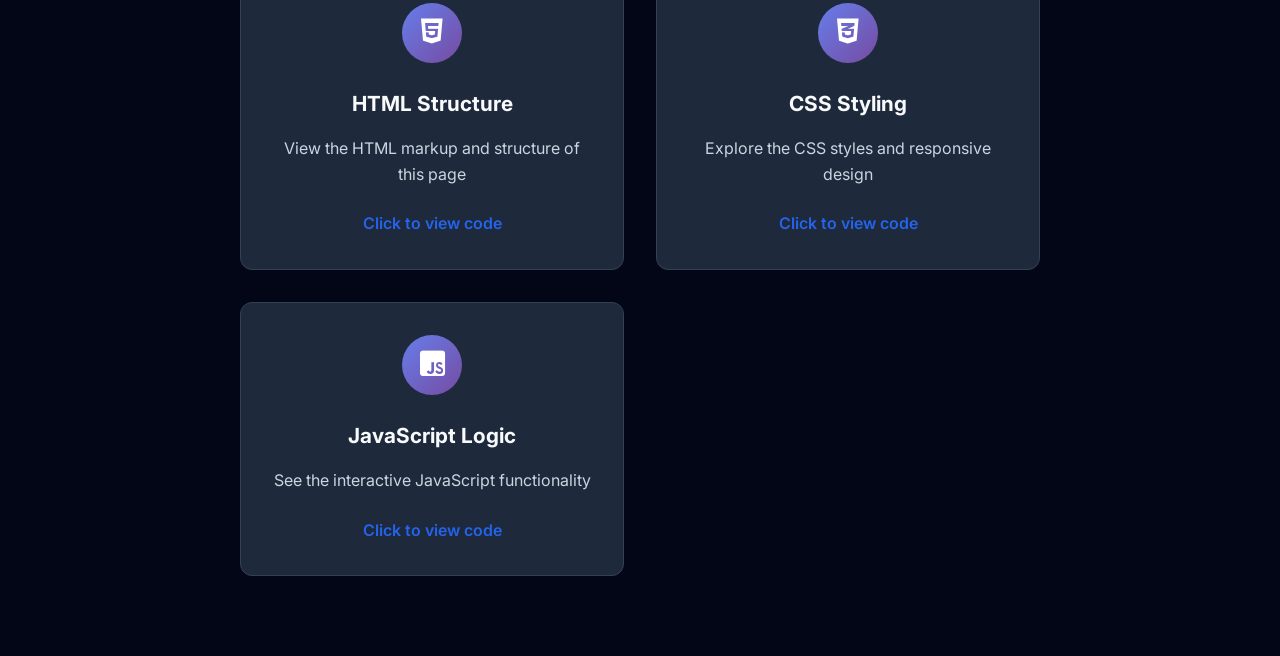
<file: coding/code.html>
<!DOCTYPE html>
<html lang="en">
<head>
    <meta charset="UTF-8">
    <meta name="viewport" content="width=device-width, initial-scale=1.0">
    <title>Coding Reference - Interactive Programming Guide</title>
    <link rel="stylesheet" href="code.css">
    <link href="https://fonts.googleapis.com/css2?family=Inter:wght@300;400;600;700&family=JetBrains+Mono:wght@400;500&display=swap" rel="stylesheet">
    <link rel="stylesheet" href="https://cdnjs.cloudflare.com/ajax/libs/font-awesome/6.0.0/css/all.min.css">
</head>
<body>
    <div class="back-to-site"><a href="../projects.html">← Back to Website</a></div>
    <!-- Navigation -->
    <nav class="navbar">
        <div class="nav-container">
            <div class="nav-brand">
                <i class="fas fa-code"></i>
                <span>Coding Reference</span>
            </div>
            <div class="nav-links">
                <a href="#home" class="nav-link active">Home</a>
                <a href="#languages" class="nav-link">Languages</a>
                <a href="#concepts" class="nav-link">Concepts</a>
                <a href="#tools" class="nav-link">Tools</a>
                <a href="#source" class="nav-link">Source Code</a>
            </div>
        </div>
    </nav>

    <!-- Hero Section -->
    <section id="home" class="hero">
        <div class="hero-container">
            <div class="hero-content">
                <h1 class="hero-title">
                    <span class="gradient-text">Master Programming</span>
                    <br>One Language at a Time
                </h1>
                <p class="hero-subtitle">
                    Interactive coding reference with examples, tutorials, and hands-on practice across multiple programming languages.
                </p>
                <div class="hero-stats">
                    <div class="stat">
                        <span class="stat-number" data-target="8">0</span>
                        <span class="stat-label">Languages</span>
                    </div>
                    <div class="stat">
                        <span class="stat-number" data-target="50">0</span>
                        <span class="stat-label">Concepts</span>
                    </div>
                    <div class="stat">
                        <span class="stat-number" data-target="100">0</span>
                        <span class="stat-label">Code Examples</span>
                    </div>
                </div>
                <div class="hero-buttons">
                    <button class="btn btn-primary" onclick="scrollToSection('languages')">
                        <i class="fas fa-language"></i> Explore Languages
                    </button>
                    <button class="btn btn-secondary" onclick="scrollToSection('concepts')">
                        <i class="fas fa-brain"></i> Learn Concepts
                    </button>
                </div>
            </div>
            <div class="hero-visual">
                <div class="code-display">
                    <div class="code-block">
                        <div class="code-line"><span class="keyword">function</span> <span class="function">helloWorld</span>() {</div>
                        <div class="code-line indent">console.log(<span class="string">"Hello, Code Universe!"</span>);</div>
                        <div class="code-line">}</div>
                    </div>
                    <div class="code-block">
                        <div class="code-line"><span class="keyword">class</span> <span class="class">Programmer</span> {</div>
                        <div class="code-line indent"><span class="keyword">constructor</span>(name) {</div>
                        <div class="code-line indent2">this.name = name;</div>
                        <div class="code-line indent">}</div>
                        <div class="code-line">}</div>
                    </div>
                    <div class="code-block">
                        <div class="code-line"><span class="keyword">SELECT</span> * <span class="keyword">FROM</span> users</div>
                        <div class="code-line"><span class="keyword">WHERE</span> active = <span class="number">1</span>;</div>
                    </div>
                    <div class="code-block">
                        <div class="code-line">&lt;<span class="tag">div</span> <span class="attr">class</span>=<span class="string">"container"</span>&gt;</div>
                        <div class="code-line indent">&lt;<span class="tag">h1</span>&gt;Hello World&lt;/<span class="tag">h1</span>&gt;</div>
                        <div class="code-line">&lt;/<span class="tag">div</span>&gt;</div>
                    </div>
                </div>
            </div>
        </div>
    </section>

    <!-- Languages Section -->
    <section id="languages" class="section">
        <div class="container">
            <div class="section-header">
                <h2 class="section-title">Programming Languages</h2>
                <p class="section-subtitle">Master the fundamentals of popular programming languages with interactive examples</p>
            </div>
            <div class="languages-grid">
                <div class="language-card" onclick="showLanguageModal('javascript')">
                    <div class="language-icon">
                        <i class="fab fa-js-square"></i>
                    </div>
                    <h3>JavaScript</h3>
                    <p>Web development, interactive applications, and modern frameworks</p>
                    <div class="language-tags">
                        <span class="tag">Web</span>
                        <span class="tag">Frontend</span>
                        <span class="tag">Backend</span>
                    </div>
                </div>

                <div class="language-card" onclick="showLanguageModal('python')">
                    <div class="language-icon">
                        <i class="fab fa-python"></i>
                    </div>
                    <h3>Python</h3>
                    <p>Data science, automation, web development, and AI/ML</p>
                    <div class="language-tags">
                        <span class="tag">Data Science</span>
                        <span class="tag">AI</span>
                        <span class="tag">Automation</span>
                    </div>
                </div>

                <div class="language-card" onclick="showLanguageModal('java')">
                    <div class="language-icon">
                        <i class="fab fa-java"></i>
                    </div>
                    <h3>Java</h3>
                    <p>Enterprise applications, Android development, and large-scale systems</p>
                    <div class="language-tags">
                        <span class="tag">Enterprise</span>
                        <span class="tag">Android</span>
                        <span class="tag">Scalable</span>
                    </div>
                </div>

                <div class="language-card" onclick="showLanguageModal('cpp')">
                    <div class="language-icon">
                        <i class="fas fa-cogs"></i>
                    </div>
                    <h3>C++</h3>
                    <p>System programming, game development, and high-performance applications</p>
                    <div class="language-tags">
                        <span class="tag">Systems</span>
                        <span class="tag">Games</span>
                        <span class="tag">Performance</span>
                    </div>
                </div>

                <div class="language-card" onclick="showLanguageModal('html')">
                    <div class="language-icon">
                        <i class="fab fa-html5"></i>
                    </div>
                    <h3>HTML/CSS</h3>
                    <p>Web markup, styling, and responsive design fundamentals</p>
                    <div class="language-tags">
                        <span class="tag">Web</span>
                        <span class="tag">Markup</span>
                        <span class="tag">Design</span>
                    </div>
                </div>

                <div class="language-card" onclick="showLanguageModal('sql')">
                    <div class="language-icon">
                        <i class="fas fa-database"></i>
                    </div>
                    <h3>SQL</h3>
                    <p>Database management, queries, and data manipulation</p>
                    <div class="language-tags">
                        <span class="tag">Database</span>
                        <span class="tag">Queries</span>
                        <span class="tag">Data</span>
                    </div>
                </div>

                <div class="language-card" onclick="showLanguageModal('react')">
                    <div class="language-icon">
                        <i class="fab fa-react"></i>
                    </div>
                    <h3>React</h3>
                    <p>Modern frontend framework for building user interfaces</p>
                    <div class="language-tags">
                        <span class="tag">Frontend</span>
                        <span class="tag">UI/UX</span>
                        <span class="tag">Components</span>
                    </div>
                </div>

                <div class="language-card" onclick="showLanguageModal('nodejs')">
                    <div class="language-icon">
                        <i class="fab fa-node-js"></i>
                    </div>
                    <h3>Node.js</h3>
                    <p>Server-side JavaScript for scalable backend applications</p>
                    <div class="language-tags">
                        <span class="tag">Backend</span>
                        <span class="tag">Server</span>
                        <span class="tag">APIs</span>
                    </div>
                </div>
            </div>
        </div>
    </section>

    <!-- Concepts Section -->
    <section id="concepts" class="section section-dark">
        <div class="container">
            <div class="section-header">
                <h2 class="section-title">Core Programming Concepts</h2>
                <p class="section-subtitle">Fundamental concepts that apply across all programming languages</p>
            </div>
            <div class="concepts-grid">
                <div class="concept-card">
                    <div class="concept-icon">
                        <i class="fas fa-code-branch"></i>
                    </div>
                    <h3>Control Flow</h3>
                    <p>Conditional statements, loops, and program flow control</p>
                    <ul class="concept-list">
                        <li>If/else statements</li>
                        <li>For and while loops</li>
                        <li>Switch/case statements</li>
                        <li>Break and continue</li>
                    </ul>
                </div>

                <div class="concept-card">
                    <div class="concept-icon">
                        <i class="fas fa-cubes"></i>
                    </div>
                    <h3>Data Structures</h3>
                    <p>Organizing and storing data efficiently</p>
                    <ul class="concept-list">
                        <li>Arrays and Lists</li>
                        <li>Objects and Dictionaries</li>
                        <li>Stacks and Queues</li>
                        <li>Trees and Graphs</li>
                    </ul>
                </div>

                <div class="concept-card">
                    <div class="concept-icon">
                        <i class="fas fa-function"></i>
                    </div>
                    <h3>Functions</h3>
                    <p>Reusable code blocks and modular programming</p>
                    <ul class="concept-list">
                        <li>Function definition</li>
                        <li>Parameters and arguments</li>
                        <li>Return values</li>
                        <li>Scope and closures</li>
                    </ul>
                </div>

                <div class="concept-card">
                    <div class="concept-icon">
                        <i class="fas fa-object-group"></i>
                    </div>
                    <h3>Object-Oriented Programming</h3>
                    <p>Classes, objects, inheritance, and encapsulation</p>
                    <ul class="concept-list">
                        <li>Classes and objects</li>
                        <li>Inheritance</li>
                        <li>Polymorphism</li>
                        <li>Encapsulation</li>
                    </ul>
                </div>

                <div class="concept-card">
                    <div class="concept-icon">
                        <i class="fas fa-bug"></i>
                    </div>
                    <h3>Debugging</h3>
                    <p>Finding and fixing errors in your code</p>
                    <ul class="concept-list">
                        <li>Reading error messages</li>
                        <li>Using debuggers</li>
                        <li>Logging and tracing</li>
                        <li>Testing strategies</li>
                    </ul>
                </div>

                <div class="concept-card">
                    <div class="concept-icon">
                        <i class="fas fa-git-alt"></i>
                    </div>
                    <h3>Version Control</h3>
                    <p>Managing code changes and collaboration</p>
                    <ul class="concept-list">
                        <li>Git basics</li>
                        <li>Commits and branches</li>
                        <li>Merging and conflicts</li>
                        <li>Collaboration workflows</li>
                    </ul>
                </div>
            </div>
        </div>
    </section>

    <!-- Tools Section -->
    <section id="tools" class="section">
        <div class="container">
            <div class="section-header">
                <h2 class="section-title">Development Tools</h2>
                <p class="section-subtitle">Essential tools and environments for modern software development</p>
            </div>
            <div class="tools-grid">
                <div class="tool-card">
                    <div class="tool-icon">
                        <i class="fas fa-code"></i>
                    </div>
                    <h3>VS Code</h3>
                    <p>Free, open-source code editor with powerful extensions and debugging capabilities</p>
                    <div class="tool-features">
                        <span class="feature">Extensions</span>
                        <span class="feature">Git Integration</span>
                        <span class="feature">Debugging</span>
                    </div>
                </div>

                <div class="tool-card">
                    <div class="tool-icon">
                        <i class="fab fa-git"></i>
                    </div>
                    <h3>Git</h3>
                    <p>Distributed version control system for tracking changes and collaboration</p>
                    <div class="tool-features">
                        <span class="feature">Version Control</span>
                        <span class="feature">Branching</span>
                        <span class="feature">Collaboration</span>
                    </div>
                </div>

                <div class="tool-card">
                    <div class="tool-icon">
                        <i class="fas fa-terminal"></i>
                    </div>
                    <h3>Command Line</h3>
                    <p>Powerful text-based interface for system administration and development tasks</p>
                    <div class="tool-features">
                        <span class="feature">Automation</span>
                        <span class="feature">Scripting</span>
                        <span class="feature">System Control</span>
                    </div>
                </div>

                <div class="tool-card">
                    <div class="tool-icon">
                        <i class="fas fa-flask"></i>
                    </div>
                    <h3>Package Managers</h3>
                    <p>Tools for managing dependencies and libraries (npm, pip, maven, etc.)</p>
                    <div class="tool-features">
                        <span class="feature">Dependencies</span>
                        <span class="feature">Libraries</span>
                        <span class="feature">Automation</span>
                    </div>
                </div>

                <div class="tool-card">
                    <div class="tool-icon">
                        <i class="fas fa-database"></i>
                    </div>
                    <h3>Database Tools</h3>
                    <p>GUI and CLI tools for database management and querying</p>
                    <div class="tool-features">
                        <span class="feature">Querying</span>
                        <span class="feature">Management</span>
                        <span class="feature">Visualization</span>
                    </div>
                </div>

                <div class="tool-card">
                    <div class="tool-icon">
                        <i class="fas fa-cloud"></i>
                    </div>
                    <h3>Cloud Platforms</h3>
                    <p>AWS, Azure, Google Cloud for scalable application deployment</p>
                    <div class="tool-features">
                        <span class="feature">Deployment</span>
                        <span class="feature">Scaling</span>
                        <span class="feature">Services</span>
                    </div>
                </div>
            </div>
        </div>
    </section>

    <!-- Source Code Section -->
    <section id="source" class="section section-dark">
        <div class="container">
            <div class="section-header">
                <h2 class="section-title">Source Code Files</h2>
                <p class="section-subtitle">View the actual source code that powers this website</p>
            </div>
            <div class="source-grid">
                <div class="source-card" onclick="showCodeModal('html')">
                    <div class="source-icon">
                        <i class="fab fa-html5"></i>
                    </div>
                    <h3>HTML Structure</h3>
                    <p>View the HTML markup and structure of this page</p>
                    <span class="source-link">Click to view code</span>
                </div>

                <div class="source-card" onclick="showCodeModal('css')">
                    <div class="source-icon">
                        <i class="fab fa-css3-alt"></i>
                    </div>
                    <h3>CSS Styling</h3>
                    <p>Explore the CSS styles and responsive design</p>
                    <span class="source-link">Click to view code</span>
                </div>

                <div class="source-card" onclick="showCodeModal('javascript')">
                    <div class="source-icon">
                        <i class="fab fa-js-square"></i>
                    </div>
                    <h3>JavaScript Logic</h3>
                    <p>See the interactive JavaScript functionality</p>
                    <span class="source-link">Click to view code</span>
                </div>
            </div>
        </div>
    </section>

    <!-- Language Modal -->
    <div id="languageModal" class="modal">
        <div class="modal-content">
            <div class="modal-header">
                <h3 id="modalTitle">Language Details</h3>
                <span class="modal-close" onclick="closeModal()">&times;</span>
            </div>
            <div id="modalBody" class="modal-body">
                <!-- Content will be populated by JavaScript -->
            </div>
        </div>
    </div>

    <!-- Code Modal -->
    <div id="codeModal" class="modal">
        <div class="modal-content large">
            <div class="modal-header">
                <h3 id="codeModalTitle">Source Code</h3>
                <span class="modal-close" onclick="closeCodeModal()">&times;</span>
            </div>
            <div id="codeModalBody" class="modal-body">
                <!-- Code content will be populated by JavaScript -->
            </div>
        </div>
    </div>

    <script src="code.js"></script>
</body>
</html>
</file>
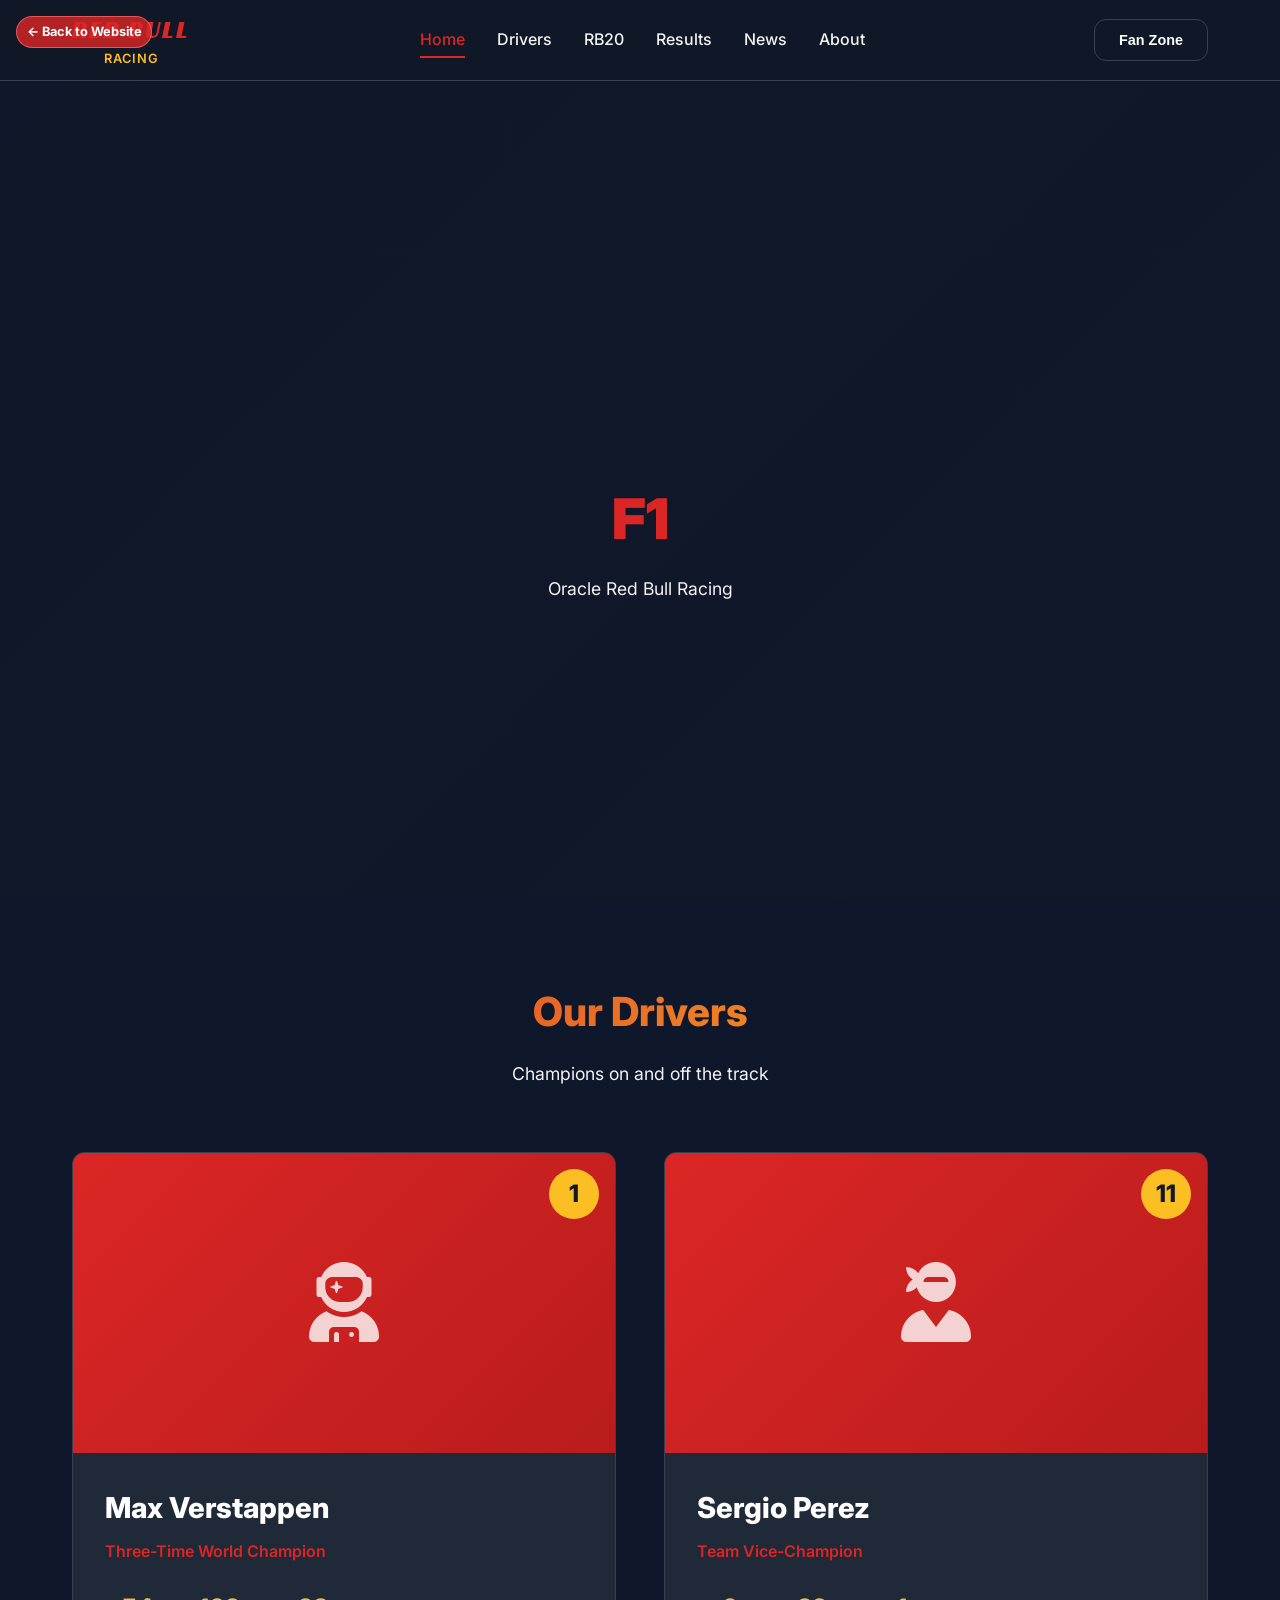
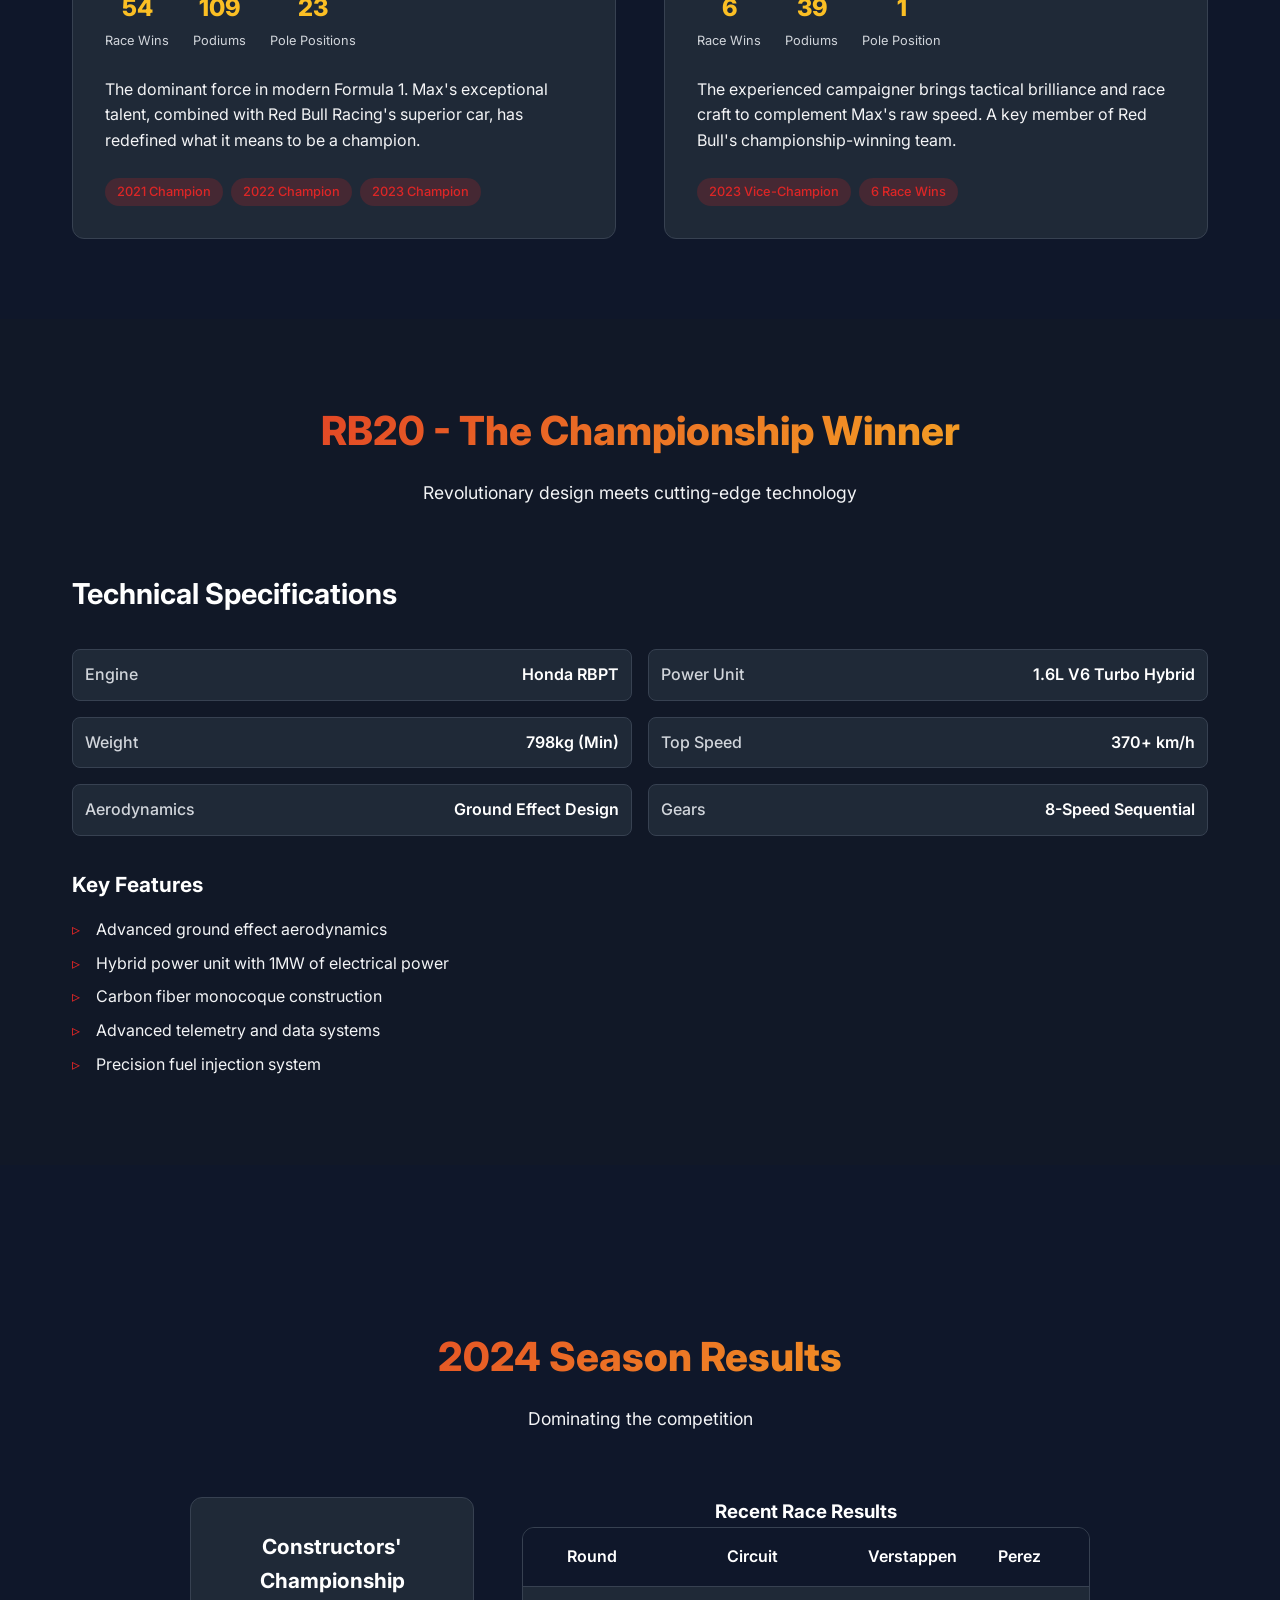
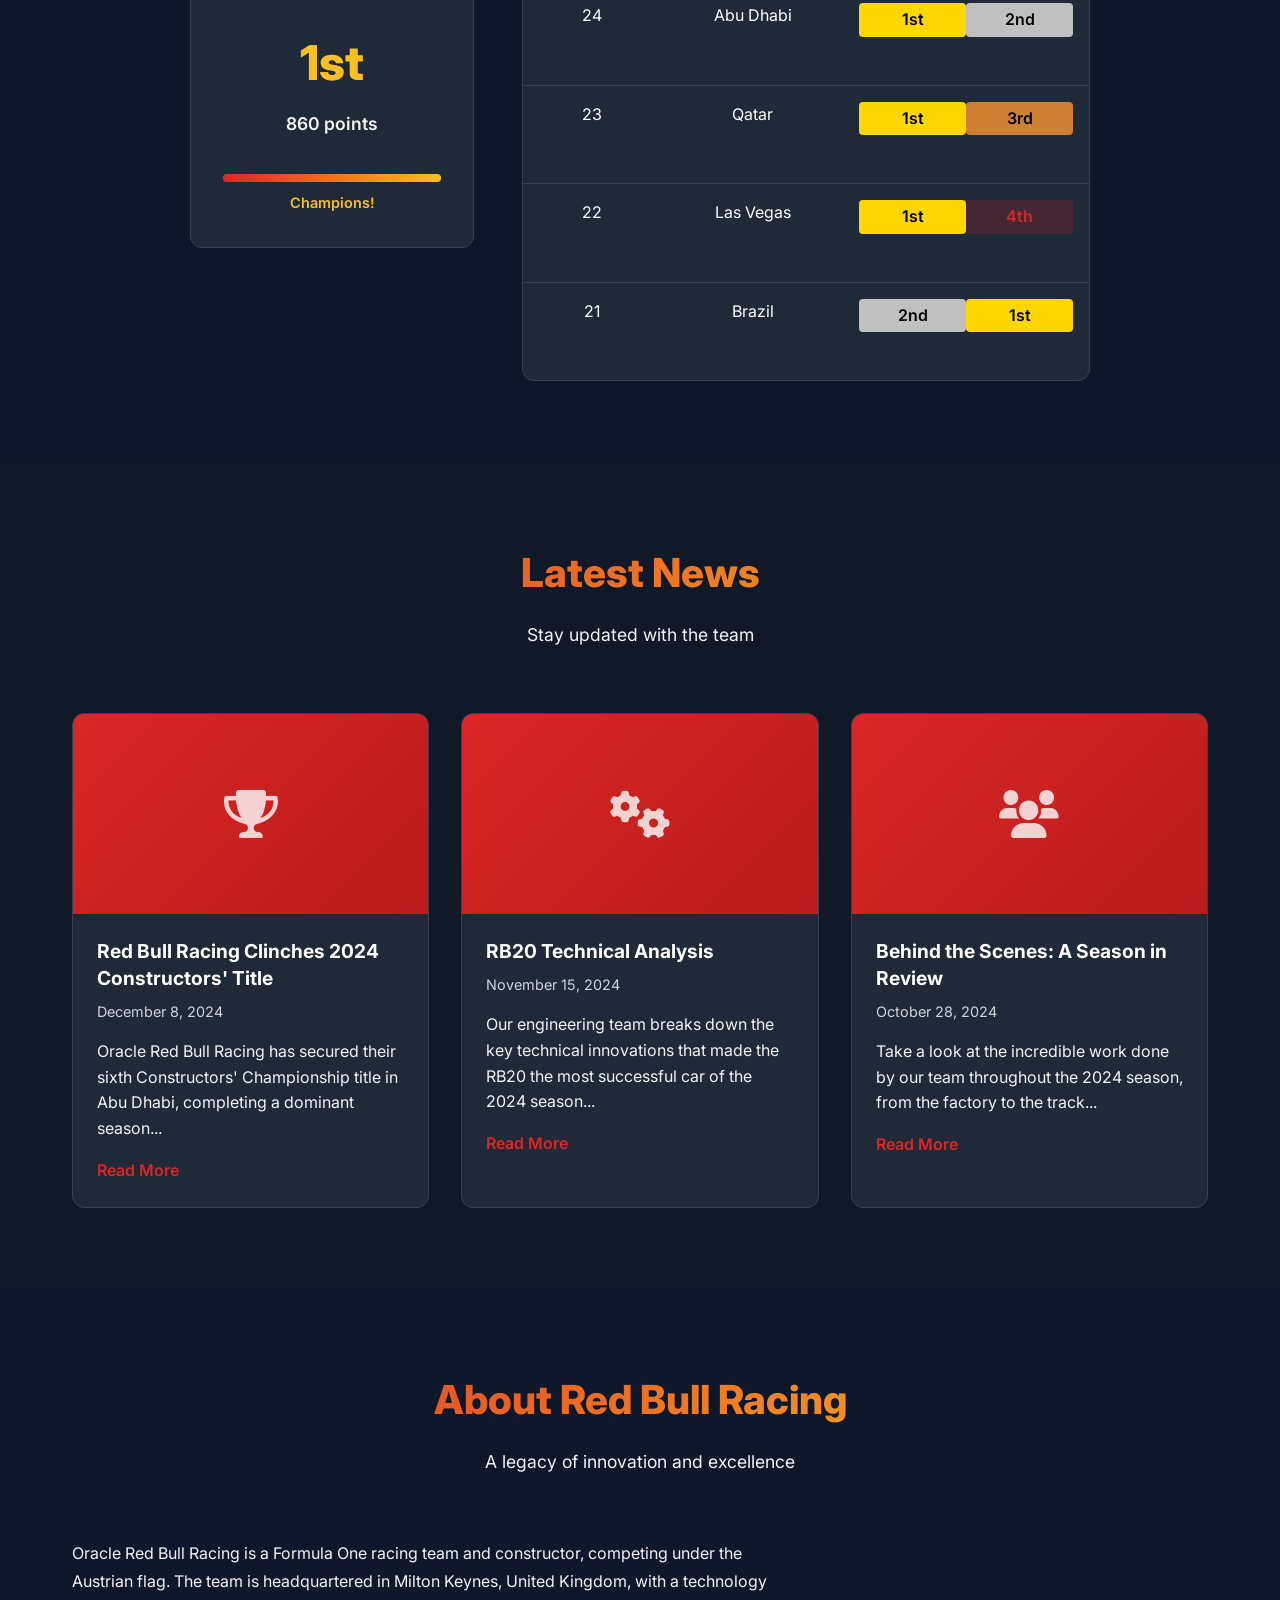
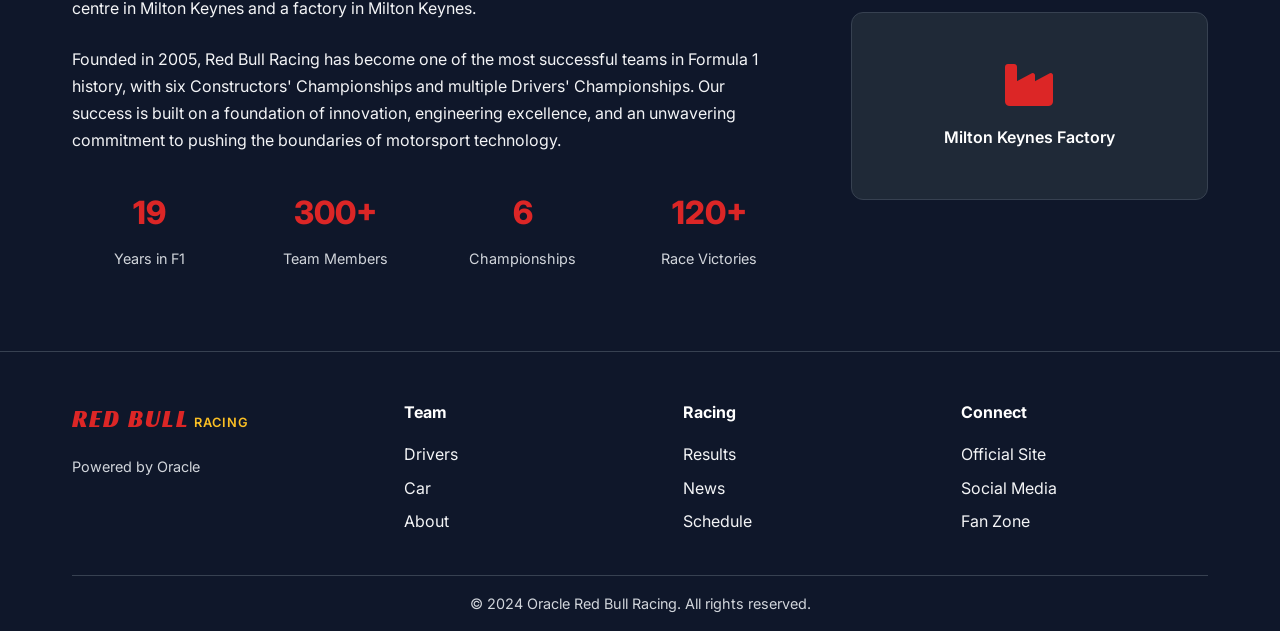
<file: f1-site/f1.html>
<!DOCTYPE html>
<html lang="en">
<head>
    <meta charset="UTF-8">
    <meta name="viewport" content="width=device-width, initial-scale=1.0">
    <title>Oracle Red Bull Racing - Max Verstappen & Sergio Perez</title>
    <link rel="stylesheet" href="f1.css">
    <link href="https://fonts.googleapis.com/css2?family=Inter:wght@300;400;600;700;900&family=Racing+Sans+One&display=swap" rel="stylesheet">
    <link rel="stylesheet" href="https://cdnjs.cloudflare.com/ajax/libs/font-awesome/6.0.0/css/all.min.css">
</head>
<body>
    <div class="back-to-site"><a href="../projects.html">← Back to Website</a></div>
    <!-- Navigation -->
    <nav class="navbar">
        <div class="nav-container">
            <div class="nav-brand">
                <div class="team-logo">
                    <span class="logo-text">RED BULL</span>
                    <span class="logo-subtext">RACING</span>
                </div>
            </div>
            <div class="nav-links">
                <a href="#home" class="nav-link active">Home</a>
                <a href="#drivers" class="nav-link">Drivers</a>
                <a href="#car" class="nav-link">RB20</a>
                <a href="#results" class="nav-link">Results</a>
                <a href="#news" class="nav-link">News</a>
                <a href="#about" class="nav-link">About</a>
            </div>
            <div class="nav-actions">
                <button id="fan-zone-btn" class="btn btn-outline">Fan Zone</button>
            </div>
        </div>
    </nav>

    <!-- Hero Section (simplified per request) -->
    <section id="home" class="hero">
        <div class="hero-background">
            <div class="hero-overlay"></div>
        </div>
        <div class="hero-content" style="text-align:center;">
            <h1 class="hero-title">F1</h1>
            <p class="hero-description">Oracle Red Bull Racing</p>
        </div>
    </section>

    <!-- Drivers Section -->
    <section id="drivers" class="drivers-section">
        <div class="container">
            <div class="section-header">
                <h2 class="section-title">Our Drivers</h2>
                <p class="section-subtitle">Champions on and off the track</p>
            </div>
            <div class="drivers-grid">
                <div class="driver-card">
                    <div class="driver-image">
                        <div class="driver-placeholder">
                            <i class="fas fa-user-astronaut"></i>
                        </div>
                        <div class="driver-number">1</div>
                    </div>
                    <div class="driver-info">
                        <h3 class="driver-name">Max Verstappen</h3>
                        <p class="driver-title">Three-Time World Champion</p>
                        <div class="driver-stats">
                            <div class="stat-item">
                                <span class="stat-value">54</span>
                                <span class="stat-label">Race Wins</span>
                            </div>
                            <div class="stat-item">
                                <span class="stat-value">109</span>
                                <span class="stat-label">Podiums</span>
                            </div>
                            <div class="stat-item">
                                <span class="stat-value">23</span>
                                <span class="stat-label">Pole Positions</span>
                            </div>
                        </div>
                        <p class="driver-bio">
                            The dominant force in modern Formula 1. Max's exceptional talent, combined with Red Bull Racing's superior car, has redefined what it means to be a champion.
                        </p>
                        <div class="driver-achievements">
                            <span class="achievement">2021 Champion</span>
                            <span class="achievement">2022 Champion</span>
                            <span class="achievement">2023 Champion</span>
                        </div>
                    </div>
                </div>

                <div class="driver-card">
                    <div class="driver-image">
                        <div class="driver-placeholder">
                            <i class="fas fa-user-ninja"></i>
                        </div>
                        <div class="driver-number">11</div>
                    </div>
                    <div class="driver-info">
                        <h3 class="driver-name">Sergio Perez</h3>
                        <p class="driver-title">Team Vice-Champion</p>
                        <div class="driver-stats">
                            <div class="stat-item">
                                <span class="stat-value">6</span>
                                <span class="stat-label">Race Wins</span>
                            </div>
                            <div class="stat-item">
                                <span class="stat-value">39</span>
                                <span class="stat-label">Podiums</span>
                            </div>
                            <div class="stat-item">
                                <span class="stat-value">1</span>
                                <span class="stat-label">Pole Position</span>
                            </div>
                        </div>
                        <p class="driver-bio">
                            The experienced campaigner brings tactical brilliance and race craft to complement Max's raw speed. A key member of Red Bull's championship-winning team.
                        </p>
                        <div class="driver-achievements">
                            <span class="achievement">2023 Vice-Champion</span>
                            <span class="achievement">6 Race Wins</span>
                        </div>
                    </div>
                </div>
            </div>
        </div>
    </section>

    <!-- Car Section -->
    <section id="car" class="car-section">
        <div class="container">
            <div class="section-header">
                <h2 class="section-title">RB20 - The Championship Winner</h2>
                <p class="section-subtitle">Revolutionary design meets cutting-edge technology</p>
            </div>
                <div class="car-info">
                    <h3>Technical Specifications</h3>
                    <div class="specs-grid">
                        <div class="spec-item">
                            <span class="spec-label">Engine</span>
                            <span class="spec-value">Honda RBPT</span>
                        </div>
                        <div class="spec-item">
                            <span class="spec-label">Power Unit</span>
                            <span class="spec-value">1.6L V6 Turbo Hybrid</span>
                        </div>
                        <div class="spec-item">
                            <span class="spec-label">Weight</span>
                            <span class="spec-value">798kg (Min)</span>
                        </div>
                        <div class="spec-item">
                            <span class="spec-label">Top Speed</span>
                            <span class="spec-value">370+ km/h</span>
                        </div>
                        <div class="spec-item">
                            <span class="spec-label">Aerodynamics</span>
                            <span class="spec-value">Ground Effect Design</span>
                        </div>
                        <div class="spec-item">
                            <span class="spec-label">Gears</span>
                            <span class="spec-value">8-Speed Sequential</span>
                        </div>
                    </div>
                    <div class="car-features">
                        <h4>Key Features</h4>
                        <ul>
                            <li>Advanced ground effect aerodynamics</li>
                            <li>Hybrid power unit with 1MW of electrical power</li>
                            <li>Carbon fiber monocoque construction</li>
                            <li>Advanced telemetry and data systems</li>
                            <li>Precision fuel injection system</li>
                        </ul>
                    </div>
                </div>
            </div>
        </div>
    </section>

    <!-- Results Section -->
    <section id="results" class="results-section">
        <div class="container">
            <div class="section-header">
                <h2 class="section-title">2024 Season Results</h2>
                <p class="section-subtitle">Dominating the competition</p>
            </div>
            <div class="results-container">
                <div class="standings-card">
                    <h3>Constructors' Championship</h3>
                    <div class="position">
                        <span class="position-number">1st</span>
                        <span class="position-points">860 points</span>
                    </div>
                    <div class="championship-progress">
                        <div class="progress-bar">
                            <div class="progress-fill" style="width: 100%"></div>
                        </div>
                        <span class="progress-text">Champions!</span>
                    </div>
                </div>

                <div class="race-results">
                    <h3>Recent Race Results</h3>
                    <div class="results-table">
                        <div class="result-row header">
                            <span>Round</span>
                            <span>Circuit</span>
                            <span>Verstappen</span>
                            <span>Perez</span>
                        </div>
                        <div class="result-row">
                            <span>24</span>
                            <span>Abu Dhabi</span>
                            <span class="position pos-1">1st</span>
                            <span class="position pos-2">2nd</span>
                        </div>
                        <div class="result-row">
                            <span>23</span>
                            <span>Qatar</span>
                            <span class="position pos-1">1st</span>
                            <span class="position pos-3">3rd</span>
                        </div>
                        <div class="result-row">
                            <span>22</span>
                            <span>Las Vegas</span>
                            <span class="position pos-1">1st</span>
                            <span class="position pos-4">4th</span>
                        </div>
                        <div class="result-row">
                            <span>21</span>
                            <span>Brazil</span>
                            <span class="position pos-2">2nd</span>
                            <span class="position pos-1">1st</span>
                        </div>
                    </div>
                </div>
            </div>
        </div>
    </section>

    <!-- News Section -->
    <section id="news" class="news-section">
        <div class="container">
            <div class="section-header">
                <h2 class="section-title">Latest News</h2>
                <p class="section-subtitle">Stay updated with the team</p>
            </div>
            <div class="news-grid">
                <div class="news-card">
                    <div class="news-image">
                        <i class="fas fa-trophy"></i>
                    </div>
                    <div class="news-content">
                        <h3>Red Bull Racing Clinches 2024 Constructors' Title</h3>
                        <p class="news-date">December 8, 2024</p>
                        <p class="news-excerpt">Oracle Red Bull Racing has secured their sixth Constructors' Championship title in Abu Dhabi, completing a dominant season...</p>
                        <a href="#" class="news-link">Read More</a>
                    </div>
                </div>

                <div class="news-card">
                    <div class="news-image">
                        <i class="fas fa-cogs"></i>
                    </div>
                    <div class="news-content">
                        <h3>RB20 Technical Analysis</h3>
                        <p class="news-date">November 15, 2024</p>
                        <p class="news-excerpt">Our engineering team breaks down the key technical innovations that made the RB20 the most successful car of the 2024 season...</p>
                        <a href="#" class="news-link">Read More</a>
                    </div>
                </div>

                <div class="news-card">
                    <div class="news-image">
                        <i class="fas fa-users"></i>
                    </div>
                    <div class="news-content">
                        <h3>Behind the Scenes: A Season in Review</h3>
                        <p class="news-date">October 28, 2024</p>
                        <p class="news-excerpt">Take a look at the incredible work done by our team throughout the 2024 season, from the factory to the track...</p>
                        <a href="#" class="news-link">Read More</a>
                    </div>
                </div>
            </div>
        </div>
    </section>

    <!-- About Section -->
    <section id="about" class="about-section">
        <div class="container">
            <div class="section-header">
                <h2 class="section-title">About Red Bull Racing</h2>
                <p class="section-subtitle">A legacy of innovation and excellence</p>
            </div>
            <div class="about-content">
                <div class="about-text">
                    <p>
                        Oracle Red Bull Racing is a Formula One racing team and constructor, competing under the Austrian flag. The team is headquartered in Milton Keynes, United Kingdom, with a technology centre in Milton Keynes and a factory in Milton Keynes.
                    </p>
                    <p>
                        Founded in 2005, Red Bull Racing has become one of the most successful teams in Formula 1 history, with six Constructors' Championships and multiple Drivers' Championships. Our success is built on a foundation of innovation, engineering excellence, and an unwavering commitment to pushing the boundaries of motorsport technology.
                    </p>
                    <div class="about-stats">
                        <div class="about-stat">
                            <span class="stat-number">19</span>
                            <span class="stat-label">Years in F1</span>
                        </div>
                        <div class="about-stat">
                            <span class="stat-number">300+</span>
                            <span class="stat-label">Team Members</span>
                        </div>
                        <div class="about-stat">
                            <span class="stat-number">6</span>
                            <span class="stat-label">Championships</span>
                        </div>
                        <div class="about-stat">
                            <span class="stat-number">120+</span>
                            <span class="stat-label">Race Victories</span>
                        </div>
                    </div>
                </div>
                <div class="about-visual">
                    <div class="factory-visual">
                        <i class="fas fa-industry"></i>
                        <span>Milton Keynes Factory</span>
                    </div>
                </div>
            </div>
        </div>
    </section>

    <!-- Footer -->
    <footer class="footer">
        <div class="container">
            <div class="footer-content">
                <div class="footer-brand">
                    <div class="team-logo">
                        <span class="logo-text">RED BULL</span>
                        <span class="logo-subtext">RACING</span>
                    </div>
                    <p>Powered by Oracle</p>
                </div>
                <div class="footer-links">
                    <div class="footer-section">
                        <h4>Team</h4>
                        <a href="#drivers">Drivers</a>
                        <a href="#car">Car</a>
                        <a href="#about">About</a>
                    </div>
                    <div class="footer-section">
                        <h4>Racing</h4>
                        <a href="#results">Results</a>
                        <a href="#news">News</a>
                        <a href="#">Schedule</a>
                    </div>
                    <div class="footer-section">
                        <h4>Connect</h4>
                        <a href="#">Official Site</a>
                        <a href="#">Social Media</a>
                        <a href="#">Fan Zone</a>
                    </div>
                </div>
            </div>
            <div class="footer-bottom">
                <p>&copy; 2024 Oracle Red Bull Racing. All rights reserved.</p>
            </div>
        </div>
    </footer>

    <script src="f1.js"></script>
</body>
</html>
</file>
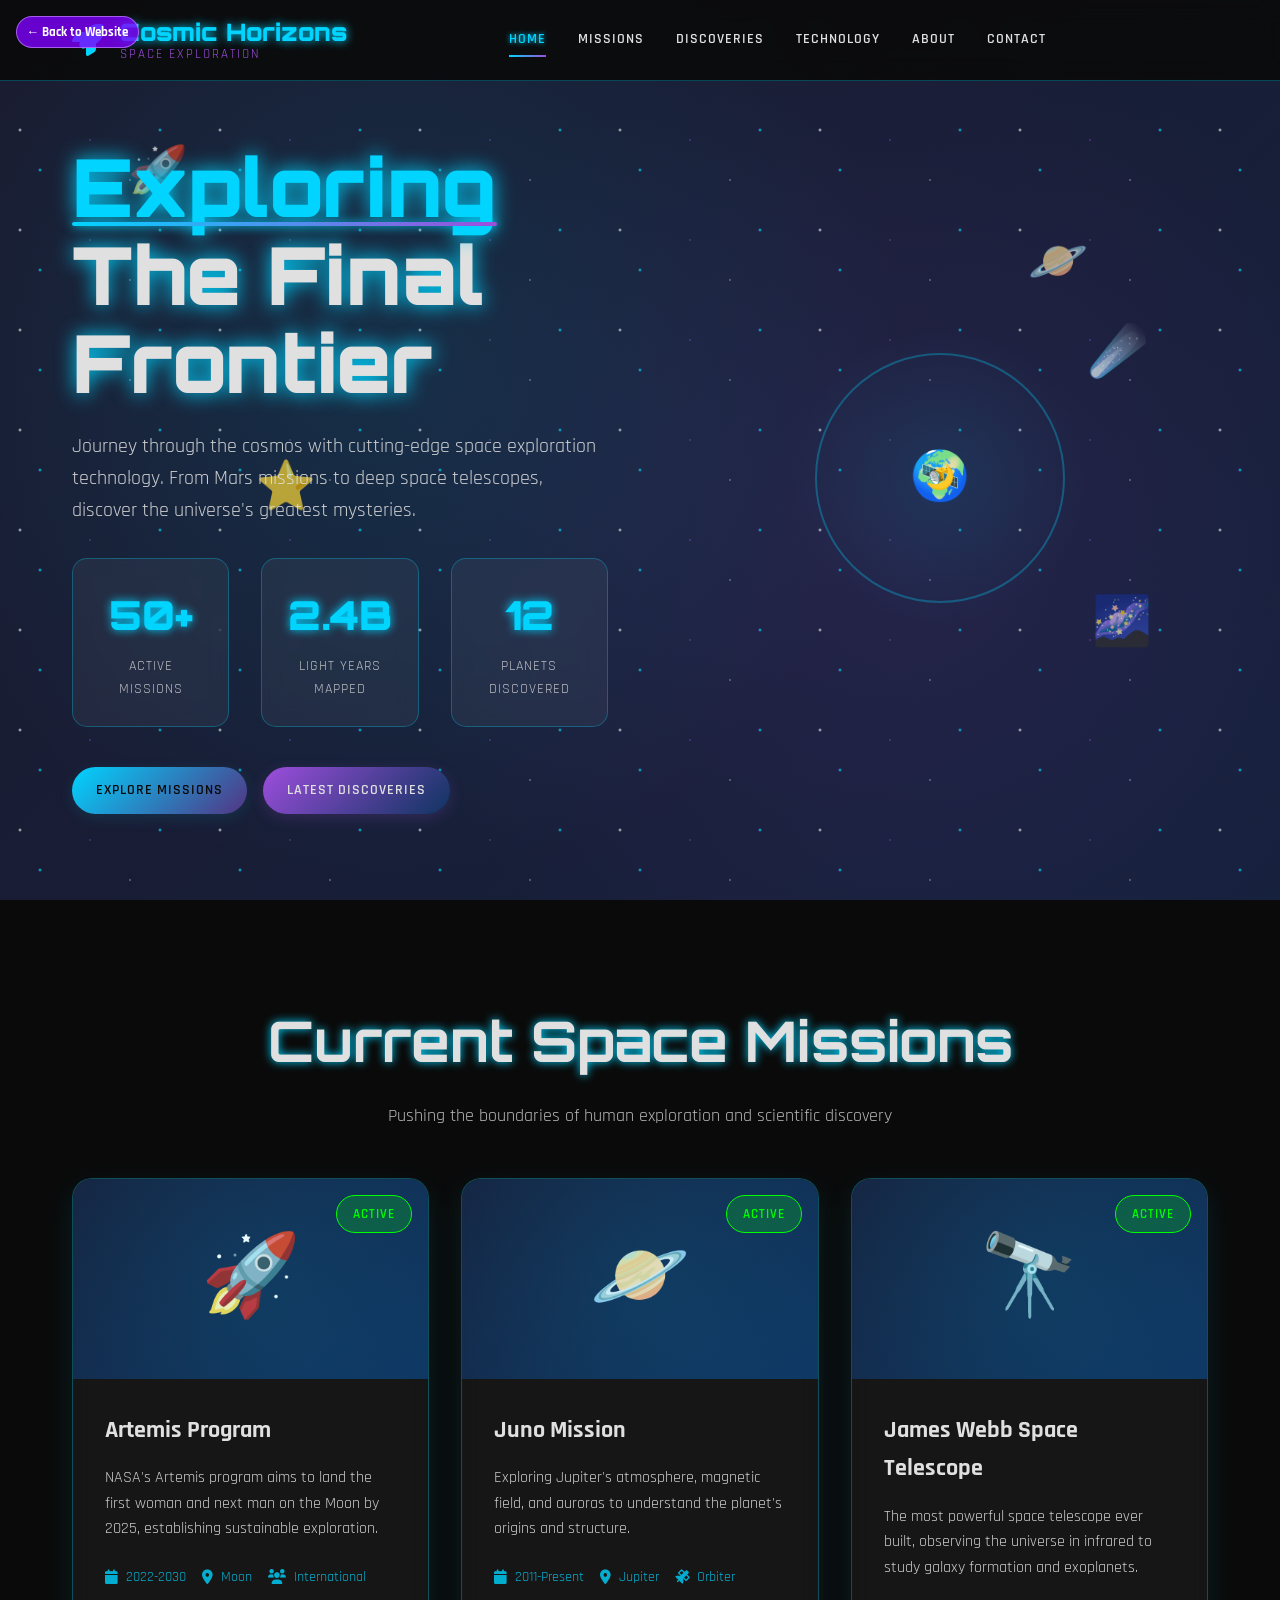
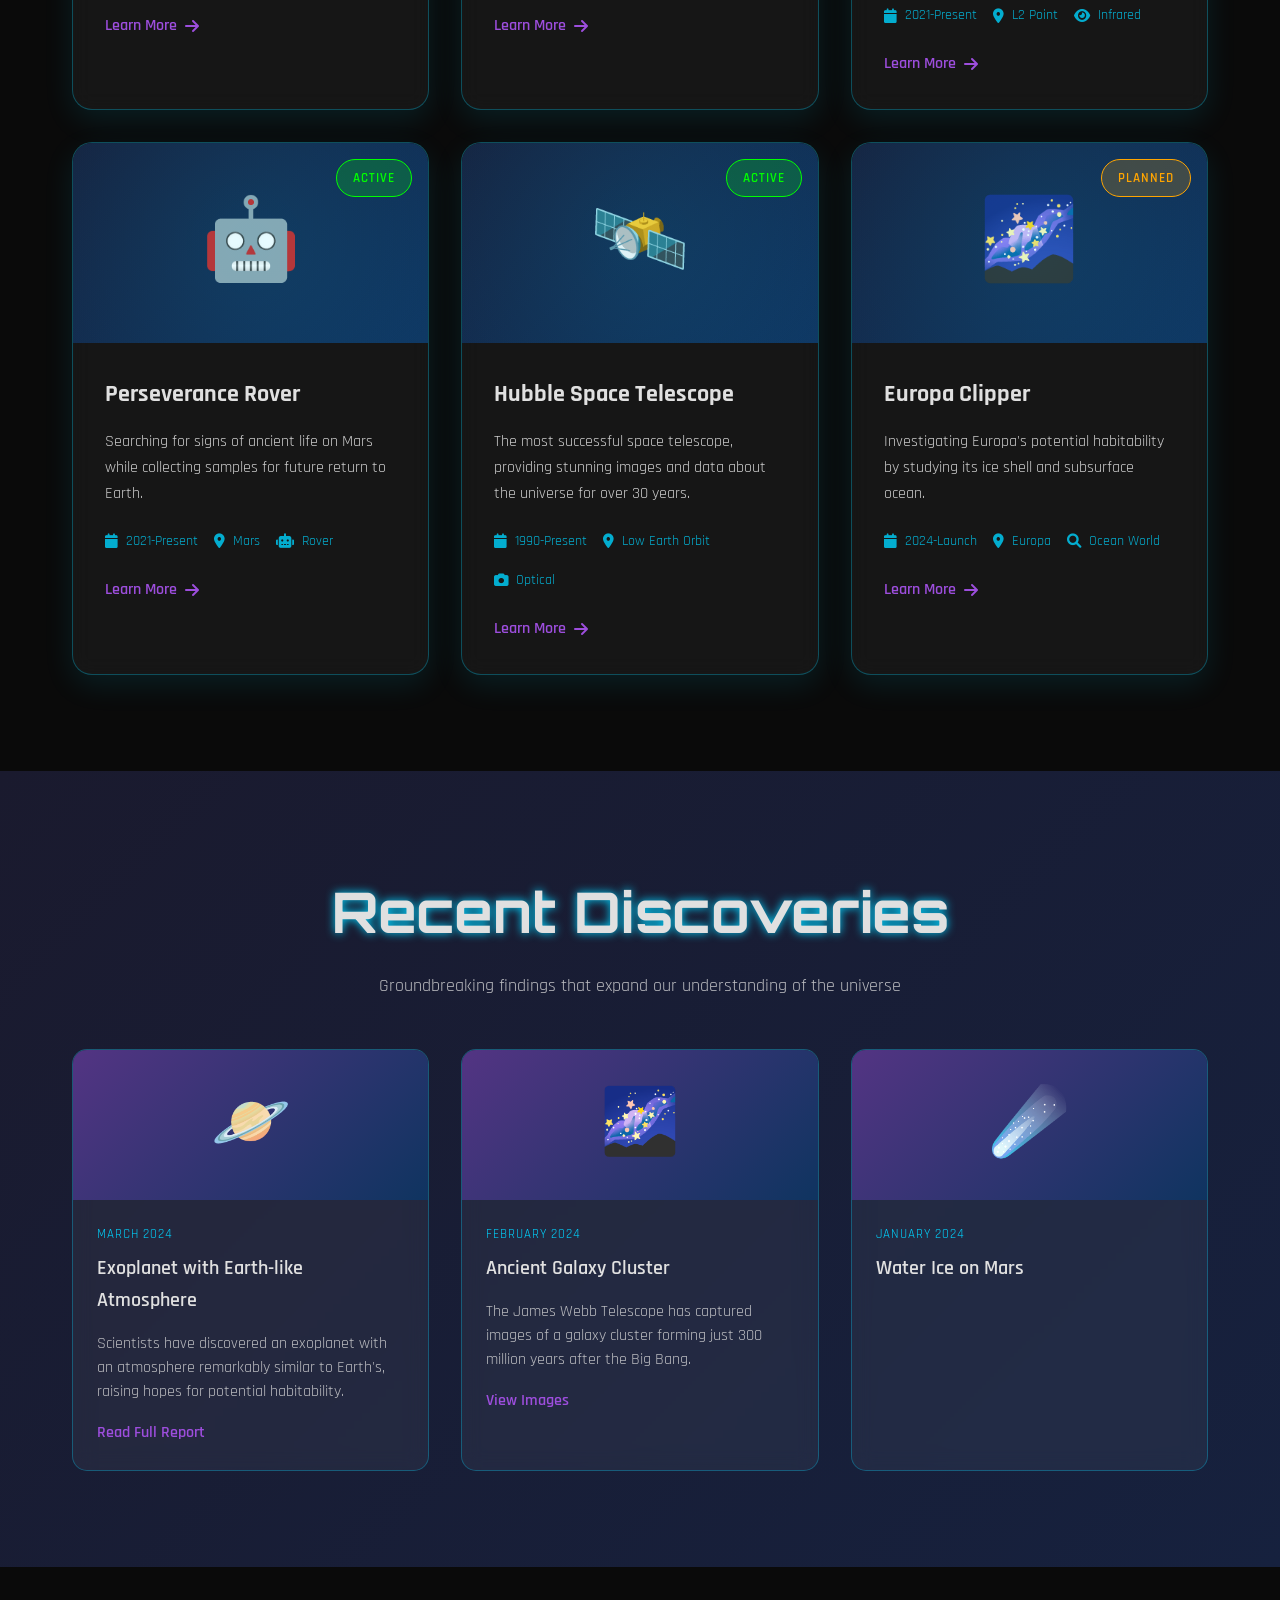
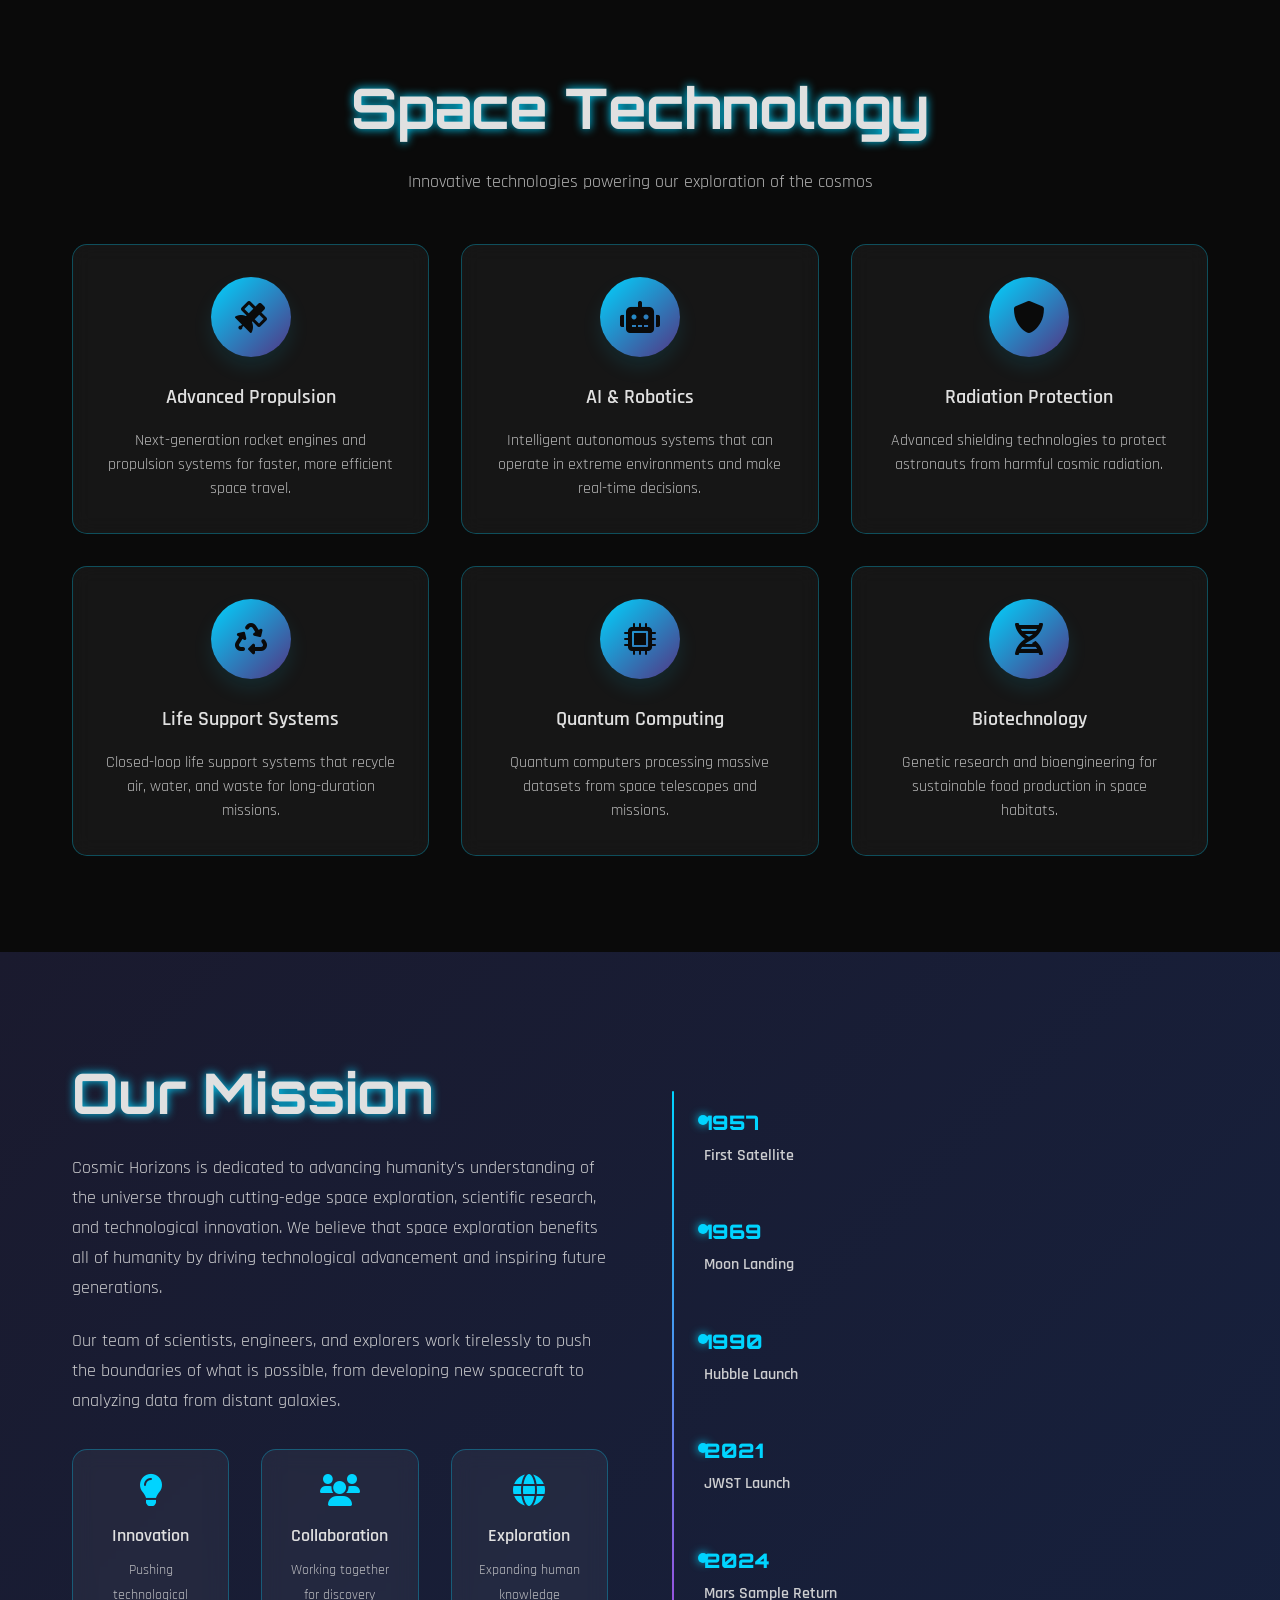
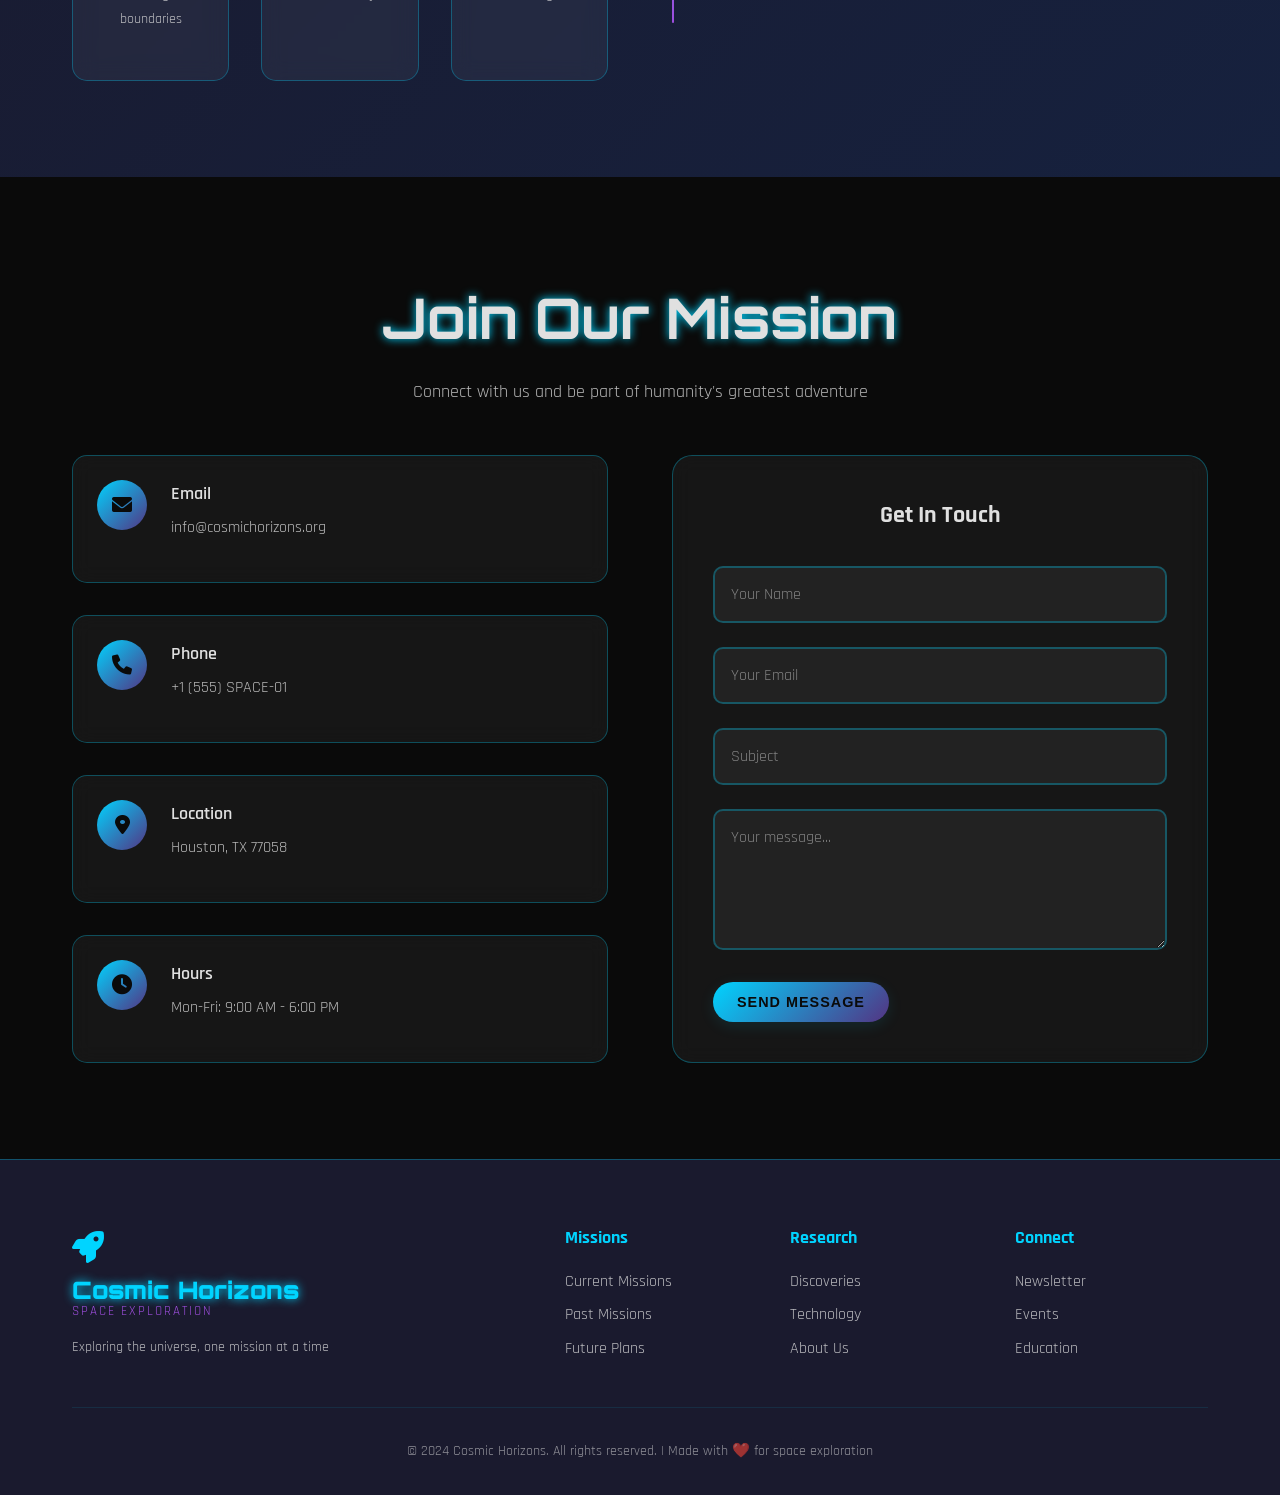
<file: space/space.html>
<!DOCTYPE html>
<html lang="en">
<head>
    <meta charset="UTF-8">
    <meta name="viewport" content="width=device-width, initial-scale=1.0">
    <title>Cosmic Horizons - Space Exploration & Astronomy</title>
    <link rel="stylesheet" href="space.css">
    <link href="https://fonts.googleapis.com/css2?family=Orbitron:wght@400;700;900&family=Rajdhani:wght@300;400;600;700&display=swap" rel="stylesheet">
    <link rel="stylesheet" href="https://cdnjs.cloudflare.com/ajax/libs/font-awesome/6.0.0/css/all.min.css">
</head>
<body>
    <div class="back-to-site"><a href="../projects.html">← Back to Website</a></div>
    <!-- Navigation -->
    <nav class="navbar">
        <div class="nav-container">
            <div class="nav-brand">
                <i class="fas fa-rocket"></i>
                <div class="brand-text">
                    <span class="brand-main">Cosmic Horizons</span>
                    <span class="brand-sub">Space Exploration</span>
                </div>
            </div>
            <div class="nav-links">
                <a href="#home" class="nav-link active">Home</a>
                <a href="#missions" class="nav-link">Missions</a>
                <a href="#discoveries" class="nav-link">Discoveries</a>
                <a href="#technology" class="nav-link">Technology</a>
                <a href="#about" class="nav-link">About</a>
                <a href="#contact" class="nav-link">Contact</a>
            </div>
            <div class="nav-actions">
            </div>
        </div>
    </nav>

    <!-- Hero Section -->
    <section id="home" class="hero">
        <div class="hero-background">
            <div class="stars"></div>
            <div class="hero-pattern"></div>
            <div class="floating-elements">
                <div class="float-item item-1">🚀</div>
                <div class="float-item item-2">🪐</div>
                <div class="float-item item-3">⭐</div>
                <div class="float-item item-4">🌌</div>
                <div class="float-item item-5">☄️</div>
            </div>
        </div>
        <div class="hero-content">
            <div class="hero-text">
                <h1 class="hero-title">
                    <span class="title-accent">Exploring</span>
                    <br>The Final Frontier
                </h1>
                <p class="hero-subtitle">
                    Journey through the cosmos with cutting-edge space exploration technology. From Mars missions to deep space telescopes, discover the universe's greatest mysteries.
                </p>
                <div class="hero-stats">
                    <div class="stat">
                        <span class="stat-number">50+</span>
                        <span class="stat-label">Active Missions</span>
                    </div>
                    <div class="stat">
                        <span class="stat-number">2.4B</span>
                        <span class="stat-label">Light Years Mapped</span>
                    </div>
                    <div class="stat">
                        <span class="stat-number">12</span>
                        <span class="stat-label">Planets Discovered</span>
                    </div>
                </div>
                <div class="hero-buttons">
                    <a href="#missions" class="btn btn-primary">Explore Missions</a>
                    <a href="#discoveries" class="btn btn-secondary">Latest Discoveries</a>
                </div>
            </div>
            <div class="hero-visual">
                <div class="earth-orbit">
                    <div class="orbit-path"></div>
                    <div class="earth">🌍</div>
                    <div class="satellite">🛰️</div>
                    <div class="moon">🌙</div>
                </div>
            </div>
        </div>
    </section>

    <!-- Missions Section -->
    <section id="missions" class="missions-section">
        <div class="container">
            <div class="section-header">
                <h2 class="section-title">Current Space Missions</h2>
                <p class="section-subtitle">Pushing the boundaries of human exploration and scientific discovery</p>
            </div>

            <div class="missions-grid">
                <div class="mission-card">
                    <div class="mission-image">
                        <div class="mission-emoji">🚀</div>
                        <div class="mission-status status-active">Active</div>
                    </div>
                    <div class="mission-content">
                        <h3 class="mission-title">Artemis Program</h3>
                        <p class="mission-description">NASA's Artemis program aims to land the first woman and next man on the Moon by 2025, establishing sustainable exploration.</p>
                        <div class="mission-details">
                            <span class="detail-item"><i class="fas fa-calendar"></i> 2022-2030</span>
                            <span class="detail-item"><i class="fas fa-map-marker-alt"></i> Moon</span>
                            <span class="detail-item"><i class="fas fa-users"></i> International</span>
                        </div>
                        <a href="#" class="mission-link">Learn More <i class="fas fa-arrow-right"></i></a>
                    </div>
                </div>

                <div class="mission-card">
                    <div class="mission-image">
                        <div class="mission-emoji">🪐</div>
                        <div class="mission-status status-active">Active</div>
                    </div>
                    <div class="mission-content">
                        <h3 class="mission-title">Juno Mission</h3>
                        <p class="mission-description">Exploring Jupiter's atmosphere, magnetic field, and auroras to understand the planet's origins and structure.</p>
                        <div class="mission-details">
                            <span class="detail-item"><i class="fas fa-calendar"></i> 2011-Present</span>
                            <span class="detail-item"><i class="fas fa-map-marker-alt"></i> Jupiter</span>
                            <span class="detail-item"><i class="fas fa-satellite"></i> Orbiter</span>
                        </div>
                        <a href="#" class="mission-link">Learn More <i class="fas fa-arrow-right"></i></a>
                    </div>
                </div>

                <div class="mission-card">
                    <div class="mission-image">
                        <div class="mission-emoji">🔭</div>
                        <div class="mission-status status-active">Active</div>
                    </div>
                    <div class="mission-content">
                        <h3 class="mission-title">James Webb Space Telescope</h3>
                        <p class="mission-description">The most powerful space telescope ever built, observing the universe in infrared to study galaxy formation and exoplanets.</p>
                        <div class="mission-details">
                            <span class="detail-item"><i class="fas fa-calendar"></i> 2021-Present</span>
                            <span class="detail-item"><i class="fas fa-map-marker-alt"></i> L2 Point</span>
                            <span class="detail-item"><i class="fas fa-eye"></i> Infrared</span>
                        </div>
                        <a href="#" class="mission-link">Learn More <i class="fas fa-arrow-right"></i></a>
                    </div>
                </div>

                <div class="mission-card">
                    <div class="mission-image">
                        <div class="mission-emoji">🤖</div>
                        <div class="mission-status status-active">Active</div>
                    </div>
                    <div class="mission-content">
                        <h3 class="mission-title">Perseverance Rover</h3>
                        <p class="mission-description">Searching for signs of ancient life on Mars while collecting samples for future return to Earth.</p>
                        <div class="mission-details">
                            <span class="detail-item"><i class="fas fa-calendar"></i> 2021-Present</span>
                            <span class="detail-item"><i class="fas fa-map-marker-alt"></i> Mars</span>
                            <span class="detail-item"><i class="fas fa-robot"></i> Rover</span>
                        </div>
                        <a href="#" class="mission-link">Learn More <i class="fas fa-arrow-right"></i></a>
                    </div>
                </div>

                <div class="mission-card">
                    <div class="mission-image">
                        <div class="mission-emoji">🛰️</div>
                        <div class="mission-status status-active">Active</div>
                    </div>
                    <div class="mission-content">
                        <h3 class="mission-title">Hubble Space Telescope</h3>
                        <p class="mission-description">The most successful space telescope, providing stunning images and data about the universe for over 30 years.</p>
                        <div class="mission-details">
                            <span class="detail-item"><i class="fas fa-calendar"></i> 1990-Present</span>
                            <span class="detail-item"><i class="fas fa-map-marker-alt"></i> Low Earth Orbit</span>
                            <span class="detail-item"><i class="fas fa-camera"></i> Optical</span>
                        </div>
                        <a href="#" class="mission-link">Learn More <i class="fas fa-arrow-right"></i></a>
                    </div>
                </div>

                <div class="mission-card">
                    <div class="mission-image">
                        <div class="mission-emoji">🌌</div>
                        <div class="mission-status status-planned">Planned</div>
                    </div>
                    <div class="mission-content">
                        <h3 class="mission-title">Europa Clipper</h3>
                        <p class="mission-description">Investigating Europa's potential habitability by studying its ice shell and subsurface ocean.</p>
                        <div class="mission-details">
                            <span class="detail-item"><i class="fas fa-calendar"></i> 2024-Launch</span>
                            <span class="detail-item"><i class="fas fa-map-marker-alt"></i> Europa</span>
                            <span class="detail-item"><i class="fas fa-search"></i> Ocean World</span>
                        </div>
                        <a href="#" class="mission-link">Learn More <i class="fas fa-arrow-right"></i></a>
                    </div>
                </div>
            </div>
        </div>
    </section>

    <!-- Discoveries Section -->
    <section id="discoveries" class="discoveries-section">
        <div class="container">
            <div class="section-header">
                <h2 class="section-title">Recent Discoveries</h2>
                <p class="section-subtitle">Groundbreaking findings that expand our understanding of the universe</p>
            </div>

            <div class="discoveries-grid">
                <div class="discovery-card">
                    <div class="discovery-image">
                        <div class="discovery-emoji">🪐</div>
                    </div>
                    <div class="discovery-content">
                        <div class="discovery-date">March 2024</div>
                        <h3>Exoplanet with Earth-like Atmosphere</h3>
                        <p>Scientists have discovered an exoplanet with an atmosphere remarkably similar to Earth's, raising hopes for potential habitability.</p>
                        <a href="#" class="discovery-link">Read Full Report</a>
                    </div>
                </div>

                <div class="discovery-card">
                    <div class="discovery-image">
                        <div class="discovery-emoji">🌌</div>
                    </div>
                    <div class="discovery-content">
                        <div class="discovery-date">February 2024</div>
                        <h3>Ancient Galaxy Cluster</h3>
                        <p>The James Webb Telescope has captured images of a galaxy cluster forming just 300 million years after the Big Bang.</p>
                        <a href="#" class="discovery-link">View Images</a>
                    </div>
                </div>

                <div class="discovery-card">
                    <div class="discovery-image">
                        <div class="discovery-emoji">☄️</div>
                    </div>
                    <div class="discovery-content">
                        <div class="discovery-date">January 2024</div>
                        <h3>Water Ice on Mars</h3>
                    </div>
                </div>
            </div>
        </div>
    </section>

    <!-- Technology Section -->
    <section id="technology" class="technology-section">
        <div class="container">
            <div class="section-header">
                <h2 class="section-title">Space Technology</h2>
                <p class="section-subtitle">Innovative technologies powering our exploration of the cosmos</p>
            </div>

            <div class="tech-grid">
                <div class="tech-card">
                    <div class="tech-icon">
                        <i class="fas fa-satellite"></i>
                    </div>
                    <h3>Advanced Propulsion</h3>
                    <p>Next-generation rocket engines and propulsion systems for faster, more efficient space travel.</p>
                </div>

                <div class="tech-card">
                    <div class="tech-icon">
                        <i class="fas fa-robot"></i>
                    </div>
                    <h3>AI & Robotics</h3>
                    <p>Intelligent autonomous systems that can operate in extreme environments and make real-time decisions.</p>
                </div>

                <div class="tech-card">
                    <div class="tech-icon">
                        <i class="fas fa-shield-alt"></i>
                    </div>
                    <h3>Radiation Protection</h3>
                    <p>Advanced shielding technologies to protect astronauts from harmful cosmic radiation.</p>
                </div>

                <div class="tech-card">
                    <div class="tech-icon">
                        <i class="fas fa-recycle"></i>
                    </div>
                    <h3>Life Support Systems</h3>
                    <p>Closed-loop life support systems that recycle air, water, and waste for long-duration missions.</p>
                </div>

                <div class="tech-card">
                    <div class="tech-icon">
                        <i class="fas fa-microchip"></i>
                    </div>
                    <h3>Quantum Computing</h3>
                    <p>Quantum computers processing massive datasets from space telescopes and missions.</p>
                </div>

                <div class="tech-card">
                    <div class="tech-icon">
                        <i class="fas fa-dna"></i>
                    </div>
                    <h3>Biotechnology</h3>
                    <p>Genetic research and bioengineering for sustainable food production in space habitats.</p>
                </div>
            </div>
        </div>
    </section>

    <!-- About Section -->
    <section id="about" class="about-section">
        <div class="container">
            <div class="about-content">
                <div class="about-text">
                    <h2 class="section-title">Our Mission</h2>
                    <p>
                        Cosmic Horizons is dedicated to advancing humanity's understanding of the universe through cutting-edge space exploration, scientific research, and technological innovation. We believe that space exploration benefits all of humanity by driving technological advancement and inspiring future generations.
                    </p>
                    <p>
                        Our team of scientists, engineers, and explorers work tirelessly to push the boundaries of what is possible, from developing new spacecraft to analyzing data from distant galaxies.
                    </p>
                    <div class="about-values">
                        <div class="value">
                            <i class="fas fa-lightbulb"></i>
                            <h4>Innovation</h4>
                            <p>Pushing technological boundaries</p>
                        </div>
                        <div class="value">
                            <i class="fas fa-users"></i>
                            <h4>Collaboration</h4>
                            <p>Working together for discovery</p>
                        </div>
                        <div class="value">
                            <i class="fas fa-globe"></i>
                            <h4>Exploration</h4>
                            <p>Expanding human knowledge</p>
                        </div>
                    </div>
                </div>
                <div class="about-visual">
                    <div class="timeline">
                        <div class="timeline-item">
                            <div class="timeline-year">1957</div>
                            <div class="timeline-event">First Satellite</div>
                        </div>
                        <div class="timeline-item">
                            <div class="timeline-year">1969</div>
                            <div class="timeline-event">Moon Landing</div>
                        </div>
                        <div class="timeline-item">
                            <div class="timeline-year">1990</div>
                            <div class="timeline-event">Hubble Launch</div>
                        </div>
                        <div class="timeline-item">
                            <div class="timeline-year">2021</div>
                            <div class="timeline-event">JWST Launch</div>
                        </div>
                        <div class="timeline-item">
                            <div class="timeline-year">2024</div>
                            <div class="timeline-event">Mars Sample Return</div>
                        </div>
                    </div>
                </div>
            </div>
        </div>
    </section>

    <!-- Contact Section -->
    <section id="contact" class="contact-section">
        <div class="container">
            <div class="section-header">
                <h2 class="section-title">Join Our Mission</h2>
                <p class="section-subtitle">Connect with us and be part of humanity's greatest adventure</p>
            </div>
            <div class="contact-content">
                <div class="contact-info">
                    <div class="info-item">
                        <div class="info-icon">
                            <i class="fas fa-envelope"></i>
                        </div>
                        <div class="info-content">
                            <h3>Email</h3>
                            <p>info@cosmichorizons.org</p>
                        </div>
                    </div>
                    <div class="info-item">
                        <div class="info-icon">
                            <i class="fas fa-phone"></i>
                        </div>
                        <div class="info-content">
                            <h3>Phone</h3>
                            <p>+1 (555) SPACE-01</p>
                        </div>
                    </div>
                    <div class="info-item">
                        <div class="info-icon">
                            <i class="fas fa-map-marker-alt"></i>
                        </div>
                        <div class="info-content">
                            <h3>Location</h3>
                            <p>Houston, TX 77058</p>
                        </div>
                    </div>
                    <div class="info-item">
                        <div class="info-icon">
                            <i class="fas fa-clock"></i>
                        </div>
                        <div class="info-content">
                            <h3>Hours</h3>
                            <p>Mon-Fri: 9:00 AM - 6:00 PM</p>
                        </div>
                    </div>
                </div>
                <div class="contact-form">
                    <h3>Get In Touch</h3>
                    <form>
                        <div class="form-group">
                            <input type="text" placeholder="Your Name" required>
                        </div>
                        <div class="form-group">
                            <input type="email" placeholder="Your Email" required>
                        </div>
                        <div class="form-group">
                            <input type="text" placeholder="Subject">
                        </div>
                        <div class="form-group">
                            <textarea placeholder="Your message..." rows="5"></textarea>
                        </div>
                        <button type="submit" class="btn btn-primary">Send Message</button>
                    </form>
                </div>
            </div>
        </div>
    </section>

    <!-- Footer -->
    <footer class="footer">
        <div class="container">
            <div class="footer-content">
                <div class="footer-brand">
                    <i class="fas fa-rocket"></i>
                    <div class="brand-text">
                        <span class="brand-main">Cosmic Horizons</span>
                        <span class="brand-sub">Space Exploration</span>
                    </div>
                    <p>Exploring the universe, one mission at a time</p>
                </div>
                <div class="footer-links">
                    <div class="footer-section">
                        <h4>Missions</h4>
                        <a href="#missions">Current Missions</a>
                        <a href="#missions">Past Missions</a>
                        <a href="#missions">Future Plans</a>
                    </div>
                    <div class="footer-section">
                        <h4>Research</h4>
                        <a href="#discoveries">Discoveries</a>
                        <a href="#technology">Technology</a>
                        <a href="#about">About Us</a>
                    </div>
                    <div class="footer-section">
                        <h4>Connect</h4>
                        <a href="#">Newsletter</a>
                        <a href="#">Events</a>
                        <a href="#">Education</a>
                    </div>
                </div>
            </div>
            <div class="footer-bottom">
                <p>&copy; 2024 Cosmic Horizons. All rights reserved. | Made with ❤️ for space exploration</p>
            </div>
        </div>
    </footer>

    <script src="space.js"></script>
</body>
</html>
</file>
<file: style.css>
* {
  margin: 0;
  padding: 0;
  box-sizing: border-box;
  font-family: 'Inter', sans-serif;
}

html, body {
  width: 100%;
  height: 100%;
  margin: 0;
  padding: 0;
  overflow-x: hidden;
}

body {
  min-width: 0;
  background: radial-gradient(circle at top left, #0b1a2a, #050b14);
  color: white;
  display: flex;
  flex-direction: column;
}

img, video, iframe, object, embed {
  max-width: 100%;
  width: 100%;
  height: auto;
  display: block;
}

/* NAVBAR */
.navbar {
  display: flex;
  justify-content: space-between;
  align-items: center;
  padding: 16px 40px;
  position: sticky;
  top: 0;
  background: rgba(5, 11, 20, 0.95);
  backdrop-filter: blur(10px);
  border-bottom: 1px solid rgba(59, 130, 246, 0.1);
  z-index: 100;
  transition: all 0.3s ease;
}

.logo img {
  width: 120px;
  height: auto;
  border-radius: 50%;
  transition: transform 0.3s ease, box-shadow 0.3s ease;
}

.logo img:hover {
  transform: scale(1.05);
}

.nav-links {
  list-style: none;
  display: flex;
  gap: 35px;
}

.nav-links a {
  color: #cbd5e1;
  text-decoration: none;
  transition: all 0.3s ease;
  font-size: 15px;
  font-weight: 500;
  position: relative;
}

.nav-links a:hover {
  color: #60a5fa;
}

.nav-links a::after {
  content: '';
  position: absolute;
  bottom: -5px;
  left: 0;
  width: 0;
  height: 2px;
  background: #3b82f6;
  transition: width 0.3s ease;
}

.nav-links a:hover::after {
  width: 100%;
}



/* HERO */
.hero {
  display: flex;
  align-items: center;
  justify-content: space-between;
  padding: 100px 60px;
  min-height: auto;
  gap: 50px;
}

.hero-text {
  max-width: 550px;
  flex: 1;
}

.hero-text h1 {
  font-size: 56px;
  margin-bottom: 25px;
  line-height: 1.1;
}

.hero-text span {
  color: #3b82f6;
}

.hero-text h2 {
  font-size: 24px;
  font-weight: 400;
  color: #cbd5e1;
  margin-bottom: 25px;
  line-height: 1.3;
}

.hero-text p {
  color: #94a3b8;
  margin-bottom: 35px;
  font-size: 16px;
  line-height: 1.6;
}

.cta-btn {
  background: #2563eb;
  padding: 14px 32px;
  border-radius: 8px;
  text-decoration: none;
  color: white;
  transition: all 0.3s ease;
  font-size: 16px;
  font-weight: 600;
  display: inline-block;
  border: none;
  cursor: pointer;
  box-shadow: 0 4px 12px rgba(37, 99, 235, 0.3);
}

.cta-btn:hover {
  background: #1d4ed8;
  transform: translateY(-3px);
  box-shadow: 0 6px 20px rgba(37, 99, 235, 0.4);
}

/* VIDEO */
.hero-video {
  flex: 1;
}

.hero-video video {
  width: 100%;
  max-width: 600px;
  border-radius: 16px;
  border: 1px solid rgba(59, 130, 246, 0.2);
  box-shadow: 0 10px 40px rgba(59, 130, 246, 0.2), 0 20px 60px rgba(0, 0, 0, 0.3);
  transition: all 0.3s ease;
}

.hero-video video:hover {
  box-shadow: 0 15px 50px rgba(59, 130, 246, 0.3), 0 25px 70px rgba(0, 0, 0, 0.4);
  border-color: rgba(59, 130, 246, 0.4);
}
/* Skills Page */
.skills-section {
  padding: 80px 60px;
  background: #111;
}

.skills-container {
  display: grid;
  grid-template-columns: repeat(auto-fit, minmax(280px, 1fr));
  gap: 30px;
}

.skill-card {
  background: #1a1a1a;
  padding: 30px;
  border-radius: 15px;
  box-shadow: 0 0 20px rgba(59,130,246,0.2);
  transition: transform 0.3s, box-shadow 0.3s;
}

.skill-card:hover {
  transform: translateY(-10px);
  box-shadow: 0 0 30px rgba(59,130,246,0.5);
}

.skill-card h3 {
  margin-bottom: 15px;
  color: #3b82f6;
  font-size: 20px;
}

.skill-card p, .skill-card ul {
  color: #cbd5e1;
  font-size: 14px;
  line-height: 1.6;
}

.skill-card ul {
  list-style: disc inside;
  padding-left: 0;
}
/* About Page */
.about-section {
  padding: 80px 60px;
  background: #111;
}

.about-container {
  display: grid;
  grid-template-columns: repeat(auto-fit, minmax(300px, 1fr));
  gap: 30px;
}

.about-card {
  background: #1a1a1a;
  padding: 30px;
  border-radius: 15px;
  box-shadow: 0 0 20px rgba(59,130,246,0.2);
  transition: transform 0.3s, box-shadow 0.3s;
}

.about-card:hover {
  transform: translateY(-10px);
  box-shadow: 0 0 30px rgba(59,130,246,0.5);
}

.about-card h3 {
  margin-bottom: 20px;
  color: #3b82f6;
  font-size: 24px;
}

.about-card p {
  color: #cbd5e1;
  font-size: 16px;
  line-height: 1.6;
  margin-bottom: 15px;
}

.about-card p:last-child {
  margin-bottom: 0;
}
/* Global max-width for all pages */
.container,
.contact-container,
.projects-container,
.skills-container,
.hero,
.hero-container,
.nav-container {
  max-width: 1200px;
  margin: 0 auto;
  width: 100%;
  box-sizing: border-box;
}

/* Contact Page */
.contact-section {
  padding: 80px 60px;
  background: #111;
  display: flex;
  justify-content: center;
  align-items: flex-start;
}

.contact-container {
  max-width: 1200px;
  width: 100%;
}

.contact-section h2 {
  font-size: 32px;
  margin-bottom: 30px;
  color: white;
  text-align: center;
}

#contact-form {
  display: flex;
  flex-direction: column;
  gap: 20px;
}

#contact-form label {
  color: #3b82f6;
  font-weight: 600;
  font-size: 14px;
  margin-bottom: 6px;
  display: block;
}

#contact-form input,
#contact-form textarea {
  padding: 14px;
  border-radius: 10px;
  border: 1px solid #334155;
  outline: none;
  background: #1a1a1a;
  color: #fff;
  font-family: 'Inter', sans-serif;
  font-size: 15px;
  transition: all 0.3s ease;
}

#contact-form input:focus,
#contact-form textarea:focus {
  border-color: #3b82f6;
  box-shadow: 0 0 0 3px rgba(59, 130, 246, 0.1);
  background: #0f172a;
}

#contact-form input::placeholder,
#contact-form textarea::placeholder {
  color: #94a3b8;
}

#contact-form button {
  padding: 14px 24px;
  background: linear-gradient(135deg, #3b82f6, #2563eb);
  border: none;
  border-radius: 10px;
  color: white;
  font-weight: 600;
  cursor: pointer;
  transition: all 0.3s ease;
  font-size: 16px;
  margin-top: 10px;
  box-shadow: 0 4px 12px rgba(59, 130, 246, 0.3);
}

#contact-form button:hover {
  background: linear-gradient(135deg, #2563eb, #1d4ed8);
  transform: translateY(-2px);
  box-shadow: 0 6px 20px rgba(59, 130, 246, 0.4);
}

#contact-form button:active {
  transform: translateY(0);
}

.form-note {
  text-align: center;
  color: #94a3b8;
  font-size: 14px;
  margin-top: 20px;
}
/* Contact details styling */
#contdet {
  margin-top: 20px;
  color: #cbd5e1;
  font-size: 14px;
  text-align: center;

  /* Flex styling for horizontal layout on large screens */
  display: block;
  justify-content: center;
  gap: 15px;
  flex-wrap: wrap; /* allows items to wrap on smaller screens */
}

#contdet a {
  color: #3b82f6; /* make links blue */
  text-decoration: none;
  transition: color 0.3s;
}

#contdet a:hover {
  color: #60a5fa; /* lighter blue on hover */
}
/* Projects Page */
.projects-section {
  padding: 80px 60px;
  background: #111;
}

.projects-container {
  display: grid;
  grid-template-columns: repeat(auto-fit, minmax(300px, 1fr));
  gap: 30px;
}

.project-card {
  background: #1a1a1a;
  border-radius: 15px;
  overflow: hidden;
  box-shadow: 0 0 20px rgba(59,130,246,0.2);
  transition: transform 0.3s, box-shadow 0.3s;
}

.project-card:hover {
  transform: translateY(-10px);
  box-shadow: 0 0 30px rgba(59,130,246,0.5);
}

.project-card img {
  width: 100%;
  height: 180px;
  object-fit: cover;
}

.project-info {
  padding: 20px;
}

.project-info h3 {
  color: #3b82f6;
  margin-bottom: 10px;
}

.project-info p {
  color: #cbd5e1;
  font-size: 14px;
  margin-bottom: 15px;
}

.project-info a {
  display: inline-block;
  margin-right: 10px;
  padding: 8px 12px;
  background: #3b82f6;
  color: white;
  border-radius: 8px;
  font-size: 13px;
  transition: 0.3s;
  text-decoration: none;
}

.project-info a:hover {
  background: #2563eb;
}

/* ================================
   TABLET (max-width: 900px)
================================ */
@media (max-width: 900px) {

  /* NAVBAR */
  .navbar {
    padding: 14px 24px;
    flex-wrap: wrap;
    gap: 1rem;
  }

  .logo img {
    width: 95px;
  }

  .nav-links {
    gap: 20px;
    flex-wrap: wrap;
    justify-content: center;
  }

  .nav-links a {
    font-size: 14px;
  }

  /* HERO */
  .hero {
    padding: 70px 30px;
    gap: 40px;
    flex-wrap: wrap;
  }

  .hero-text h1 {
    font-size: 44px;
  }

  .hero-text h2 {
    font-size: 20px;
  }

  .hero-video {
    flex: 0 1 100%;
  }

  /* PROJECTS */
  .projects-section,
  .skills-section,
  .contact-section {
    padding: 60px 30px;
  }

  .project-card img {
    height: 150px;
  }
}


/* ================================
   MOBILE (max-width: 600px)
================================ */
@media (max-width: 600px) {

  /* NAVBAR */
  .navbar {
    padding: 16px 18px;
    flex-direction: column;
    gap: 14px;
    position: relative;
    background: rgba(5, 11, 20, 0.98);
  }

  .logo {
    width: 100%;
    display: flex;
    justify-content: center;
    margin-bottom: 8px;
  }

  .nav-links {
    gap: 16px;
    flex-wrap: wrap;
    justify-content: center;
    width: 100%;
  }

  .nav-links a {
    font-size: 13px;
    font-weight: 500;
    transition: 0.3s ease;
  }

  .nav-links a:hover {
    color: #60a5fa;
  }

  .logo img {
    width: 70px;
  }

  /* HERO */
  .hero {
    flex-direction: column;
    padding: 60px 20px 40px;
    text-align: center;
    gap: 40px;
    min-height: auto;
    height: auto;
    align-items: center;
    justify-content: center;
    width: 100%;
  }

  .hero-text {
    max-width: 100%;
    width: 100%;
    display: flex;
    flex-direction: column;
    align-items: center;
    flex: 1;
  }

  .hero-text h1 {
    font-size: 36px;
    margin-bottom: 16px;
  }

  .hero-text h2 {
    font-size: 18px;
    margin-bottom: 20px;
  }

  .hero-text p {
    font-size: 15px;
    margin-bottom: 24px;
    max-width: 100%;
  }

  .hero-video {
    width: 100%;
    display: flex;
    justify-content: center;
    align-items: center;
    flex: 1;
  }

  .hero-video video {
    max-width: 100%;
    width: 100%;
    height: auto;
    border-radius: 12px;
    box-shadow: 0 8px 24px rgba(0, 0, 0, 0.4);
  }

  .hero-text h1 {
    font-size: 32px;
  }

  .hero-text h2 {
    font-size: 18px;
  }

  .hero-text p {
    font-size: 15px;
  }

  .cta-btn {
    padding: 12px 24px;
    font-size: 15px;
  }

  /* PROJECTS */
  .projects-section,
  .skills-section,
  .contact-section {
    padding: 40px 20px;
  }

  .contact-container {
    max-width: 100%;
  }

  .contact-section h2 {
    font-size: 24px;
    margin-bottom: 20px;
  }

  #contact-form {
    gap: 14px;
  }

  #contact-form label {
    font-size: 13px;
  }

  #contact-form input,
  #contact-form textarea {
    font-size: 14px;
    padding: 11px;
  }

  #contact-form button {
    padding: 11px;
    font-size: 14px;
  }

  #contdet {
    display: flex;
    flex-direction: column;
    gap: 8px;
    font-size: 13px;
  }

  .projects-container {
    grid-template-columns: 1fr;
    gap: 20px;
  }

  .project-card img {
    height: 160px;
  }

  /* SKILLS */
  .skills-container {
    grid-template-columns: 1fr;
  }

  .skill-card {
    padding: 20px;
  }

  .skill-card h3 {
    font-size: 18px;
  }

  /* CONTACT */
  .contact-container {
    padding: 0 10px;
  }

  #contact-form input,
  #contact-form textarea {
    font-size: 15px;
    padding: 12px;
  }

  #contact-form button {
    padding: 12px;
    font-size: 15px;
  }

  #contdet {
    display: flex;
    flex-direction: column;
    gap: 10px;
  }
}

/* ================================
   SMALL MOBILE (max-width: 400px)
================================ */
@media (max-width: 400px) {

  /* NAVBAR */
  .navbar {
    padding: 10px 12px;
    gap: 8px;
  }

  .logo img {
    width: 60px;
  }

  .nav-links {
    gap: 8px;
  }

  .nav-links a {
    font-size: 12px;
  }

  /* HERO */
  .hero {
    padding: 30px 15px 20px;
    gap: 20px;
  }

  .hero-text h1 {
    font-size: 24px;
    margin-bottom: 15px;
  }

  .hero-text h2 {
    font-size: 16px;
    margin-bottom: 15px;
  }

  .hero-text p {
    font-size: 14px;
  }

  .cta-btn {
    padding: 10px 20px;
    font-size: 14px;
    width: 100%;
    text-align: center;
  }

  /* PROJECTS */
  .projects-section,
  .skills-section,
  .contact-section {
    padding: 30px 15px;
  }

  .projects-container {
    gap: 15px;
  }

  .project-card img {
    height: 140px;
  }

  .project-info {
    padding: 15px;
  }

  .project-info h3 {
    font-size: 1.1rem;
  }

  /* SKILLS */
  .skill-card {
    padding: 15px;
  }

  .skill-card h3 {
    font-size: 16px;
    margin-bottom: 12px;
  }

  .skill-card p, .skill-card ul {
    font-size: 13px;
  }

  /* CONTACT */
  .contact-container {
    max-width: 100%;
    padding: 0 5px;
  }

  #contact-form {
    gap: 12px;
  }

  #contact-form input,
  #contact-form textarea {
    font-size: 14px;
    padding: 10px;
  }

  #contact-form label {
    font-size: 14px;
  }

  #contact-form button {
    padding: 10px;
    font-size: 14px;
  }

  #contdet {
    gap: 8px;
    font-size: 13px;
  }

  #contdet a {
    padding: 2px 4px;
  }
}
</file>
<file: bakery/bakery.css>
/* Sweet Delights Bakery - Modern CSS */
:root {
    --primary-color: #8B4513;
    --primary-dark: #654321;
    --primary-light: #D2691E;
    --secondary-color: #F4A460;
    --accent-color: #DEB887;
    --text-dark: #2C1810;
    --text-light: #8B7355;
    --cream: #FFF8DC;
    --warm-white: #FEFEFE;
    --shadow: rgba(139, 69, 19, 0.1);
    --shadow-dark: rgba(139, 69, 19, 0.2);
    --border-radius: 12px;
    --border-radius-large: 20px;
    --transition: all 0.3s cubic-bezier(0.4, 0, 0.2, 1);
    --font-primary: 'Inter', sans-serif;
    --font-secondary: 'Dancing Script', cursive;
}

* {
    margin: 0;
    padding: 0;
    box-sizing: border-box;
}

html, body {
    overflow-x: hidden;
    min-width: 0;
}

body {
    font-family: var(--font-primary);
    line-height: 1.6;
    color: var(--text-dark);
    background-color: var(--warm-white);
    width: 100%;
    max-width: 100vw;
}

img, video, iframe, object, embed {
    max-width: 100%;
    width: 100%;
    height: auto;
    display: block;
}

.back-to-site {
    position: fixed;
    top: 1rem;
    left: 1rem;
    z-index: 1100;
}

.back-to-site a {
    display: inline-flex;
    align-items: center;
    gap: 0.3rem;
    padding: 0.3rem 0.6rem;
    background: rgba(255, 140, 0, 0.8);
    border-radius: 999px;
    color: #ffffff;
    font-weight: 700;
    font-size: 0.8rem;
    border: 1px solid rgba(255, 207, 123, 0.8);
    text-decoration: none;
    box-shadow: none;
    transition: transform 0.15s ease, background 0.15s ease;
}

.back-to-site a:hover {
    background: rgba(255, 140, 0, 1);
    transform: translateY(-1px);
    box-shadow: 0 3px 10px rgba(255, 140, 0, 0.35);
}

/* Navigation */
.navbar {
    position: fixed;
    top: 0;
    left: 0;
    right: 0;
    background: rgba(255, 255, 255, 0.95);
    backdrop-filter: blur(10px);
    border-bottom: 1px solid rgba(139, 69, 19, 0.1);
    z-index: 1000;
    transition: var(--transition);
}

.nav-container {
    max-width: 1200px;
    margin: 0 auto;
    padding: 0 2rem;
    display: flex;
    align-items: center;
    justify-content: space-between;
    height: 80px;
    width: 100%;
    box-sizing: border-box;
}

.nav-brand {
    display: flex;
    align-items: center;
    gap: 1rem;
    font-size: 2rem;
    color: var(--primary-color);
}

.brand-text {
    display: flex;
    flex-direction: column;
    line-height: 1.2;
}

.brand-main {
    font-family: var(--font-secondary);
    font-size: 1.5rem;
    font-weight: 700;
    color: var(--primary-color);
}

.brand-sub {
    font-size: 0.8rem;
    color: var(--text-light);
    text-transform: uppercase;
    letter-spacing: 1px;
}

.nav-links {
    display: flex;
    gap: 2rem;
    align-items: center;
}

.nav-link {
    text-decoration: none;
    color: var(--text-dark);
    font-weight: 500;
    transition: var(--transition);
    position: relative;
}

.nav-link:hover,
.nav-link.active {
    color: var(--primary-color);
}

.nav-link::after {
    content: '';
    position: absolute;
    bottom: -5px;
    left: 0;
    width: 0;
    height: 2px;
    background: var(--primary-color);
    transition: var(--transition);
}

.nav-link:hover::after,
.nav-link.active::after {
    width: 100%;
}

.nav-actions {
    display: flex;
    gap: 1rem;
}

.btn {
    padding: 0.75rem 1.5rem;
    border: none;
    border-radius: var(--border-radius);
    font-weight: 600;
    text-decoration: none;
    cursor: pointer;
    transition: var(--transition);
    display: inline-flex;
    align-items: center;
    gap: 0.5rem;
}

.btn-primary {
    background: var(--primary-color);
    color: white;
}

.btn-primary:hover {
    background: var(--primary-dark);
    transform: translateY(-2px);
    box-shadow: 0 8px 25px var(--shadow);
}

.btn-secondary {
    background: var(--secondary-color);
    color: var(--text-dark);
}

.btn-secondary:hover {
    background: var(--accent-color);
    transform: translateY(-2px);
}

.btn-outline {
    background: transparent;
    color: var(--primary-color);
    border: 2px solid var(--primary-color);
}

.btn-outline:hover {
    background: var(--primary-color);
    color: white;
}

/* Hero Section */
.hero {
    min-height: 100vh;
    position: relative;
    display: flex;
    align-items: center;
    overflow: hidden;
}

.hero-background {
    position: absolute;
    top: 0;
    left: 0;
    right: 0;
    bottom: 0;
    background: linear-gradient(135deg, var(--cream) 0%, #F5DEB3 100%);
    z-index: -1;
}

.hero-pattern {
    position: absolute;
    top: 0;
    left: 0;
    right: 0;
    bottom: 0;
    background-image:
        radial-gradient(circle at 25% 25%, rgba(139, 69, 19, 0.05) 0%, transparent 50%),
        radial-gradient(circle at 75% 75%, rgba(139, 69, 19, 0.05) 0%, transparent 50%);
}

.hero-floats {
    position: absolute;
    top: 0;
    left: 0;
    right: 0;
    bottom: 0;
    pointer-events: none;
}

.float-item {
    position: absolute;
    font-size: 3rem;
    animation: float 6s ease-in-out infinite;
    opacity: 0.6;
}

.float-item.item-1 {
    top: 20%;
    left: 10%;
    animation-delay: 0s;
}

.float-item.item-2 {
    top: 30%;
    right: 15%;
    animation-delay: 2s;
}

.float-item.item-3 {
    top: 60%;
    left: 20%;
    animation-delay: 4s;
}

.float-item.item-4 {
    top: 70%;
    right: 10%;
    animation-delay: 1s;
}

.float-item.item-5 {
    top: 40%;
    left: 80%;
    animation-delay: 3s;
}

@keyframes float {
    0%, 100% { transform: translateY(0px) rotate(0deg); }
    50% { transform: translateY(-20px) rotate(5deg); }
}

.hero-content {
    max-width: 1200px;
    margin: 0 auto;
    padding: 120px 2rem 4rem;
    display: grid;
    grid-template-columns: 1fr 1fr;
    gap: 4rem;
    align-items: center;
}

.hero-text {
    animation: slideInLeft 1s ease-out;
}

.hero-title {
    font-family: var(--font-secondary);
    font-size: clamp(3rem, 8vw, 5rem);
    font-weight: 900;
    line-height: 1.1;
    margin-bottom: 1.5rem;
    color: var(--text-dark);
}

.title-accent {
    color: var(--primary-color);
    position: relative;
}

.title-accent::after {
    content: '';
    position: absolute;
    bottom: 10px;
    left: 0;
    width: 100%;
    height: 4px;
    background: linear-gradient(90deg, var(--primary-color), var(--secondary-color));
    border-radius: 2px;
}

.hero-subtitle {
    font-size: 1.25rem;
    color: var(--text-light);
    margin-bottom: 2rem;
    line-height: 1.6;
}

.hero-features {
    display: flex;
    gap: 2rem;
    margin-bottom: 2.5rem;
    flex-wrap: wrap;
}

.feature {
    display: flex;
    align-items: center;
    gap: 0.75rem;
    color: var(--text-light);
    font-weight: 500;
}

.feature i {
    color: var(--primary-color);
    font-size: 1.25rem;
}

.hero-buttons {
    display: flex;
    gap: 1rem;
    flex-wrap: wrap;
}

.hero-visual {
    animation: slideInRight 1s ease-out;
    display: flex;
    justify-content: center;
}

.featured-product {
    background: white;
    border-radius: var(--border-radius-large);
    padding: 2rem;
    box-shadow: 0 20px 40px var(--shadow);
    border: 2px solid rgba(139, 69, 19, 0.1);
    position: relative;
    overflow: hidden;
}

.featured-product::before {
    content: '';
    position: absolute;
    top: 0;
    left: 0;
    right: 0;
    height: 4px;
    background: linear-gradient(90deg, var(--primary-color), var(--secondary-color));
}

.product-showcase {
    display: flex;
    align-items: center;
    gap: 2rem;
}

.product-image {
    width: 120px;
    height: 120px;
    background: linear-gradient(135deg, var(--secondary-color), var(--accent-color));
    border-radius: 50%;
    display: flex;
    align-items: center;
    justify-content: center;
    font-size: 4rem;
    box-shadow: 0 10px 30px var(--shadow);
}

.product-info h3 {
    font-size: 1.5rem;
    color: var(--text-dark);
    margin-bottom: 0.5rem;
}

.product-info p {
    color: var(--text-light);
    margin-bottom: 1rem;
}

.product-price {
    font-size: 1.5rem;
    font-weight: 700;
    color: var(--primary-color);
}

/* ================================
   RESPONSIVE DESIGN (Mobile First)
================================ */

/* TABLET (768px - 1024px) */
@media (max-width: 1024px) {
    .nav-container {
        padding: 0 1.5rem;
    }

    .hero-content {
        grid-template-columns: 1fr;
        gap: 2rem;
        padding: 80px 1.5rem 2rem;
    }

    .hero-title {
        font-size: clamp(2rem, 6vw, 3.5rem);
    }

    .product-showcase {
        flex-direction: column;
        text-align: center;
        gap: 1.5rem;
    }

    .menu-items {
        grid-template-columns: repeat(auto-fit, minmax(280px, 1fr));
        gap: 1.5rem;
    }

    .featured-product {
        padding: 1.5rem;
    }
}

/* MOBILE (max-width: 768px) */
@media (max-width: 768px) {
    .nav-container {
        height: auto;
        flex-wrap: wrap;
        padding: 1rem 1.5rem;
        width: 100%;
        box-sizing: border-box;
    }

    .nav-brand {
        width: 100%;
        justify-content: center;
        margin-bottom: 1rem;
    }

    .brand-main {
        font-size: 1.3rem;
    }

    .nav-links {
        width: 100%;
        justify-content: center;
        gap: 1rem;
        flex-wrap: wrap;
        box-sizing: border-box;
    }

    .nav-link {
        font-size: 0.9rem;
    }

    .hero-content {
        grid-template-columns: 1fr;
        padding: 60px 1rem 2rem;
        gap: 1.5rem;
        width: 100%;
        box-sizing: border-box;
        margin: 0;
    }

    .hero-title {
        font-size: clamp(1.8rem, 5vw, 2.5rem);
        margin-bottom: 1rem;
    }

    .hero-subtitle {
        font-size: 1rem;
    }

    .hero-features {
        flex-direction: column;
        gap: 1rem;
    }

    .hero-buttons {
        flex-direction: column;
        gap: 0.75rem;
    }

    .btn {
        padding: 0.6rem 1.2rem;
        font-size: 0.9rem;
    }

    .product-showcase {
        flex-direction: column;
        text-align: center;
        gap: 1.5rem;
    }

    .product-image {
        width: 100px;
        height: 100px;
        font-size: 3rem;
    }

    .featured-product {
        padding: 1.5rem;
        margin: 0 1rem;
    }

    .menu-section {
        padding: 3rem 0;
    }

    .order-section {
        padding: 3rem 0;
    }

    .order-content {
        grid-template-columns: 1fr;
        gap: 2rem;
    }

    .order-categories {
        grid-template-columns: 1fr;
    }

    .form-row {
        grid-template-columns: 1fr;
    }

    .container {
        padding: 0 1rem;
    }

    .section-title {
        font-size: clamp(1.8rem, 5vw, 2.5rem);
    }

    .section-subtitle {
        font-size: 1rem;
    }

    .menu-items {
        grid-template-columns: 1fr;
        gap: 1.5rem;
    }

    .item-image {
        height: 150px;
        font-size: 3.5rem;
    }

    .item-content {
        padding: 1.5rem;
    }

    .category-btn {
        padding: 0.6rem 1rem;
        font-size: 0.85rem;
    }
}

/* SMALL MOBILE (max-width: 480px) */
@media (max-width: 480px) {
    .nav-container {
        padding: 0.75rem 1rem;
    }

    .brand-main {
        font-size: 1.1rem;
    }

    .nav-links {
        gap: 0.75rem;
    }

    .nav-link {
        font-size: 0.8rem;
    }

    .hero-content {
        padding: 50px 0.75rem 1.5rem;
    }

    .hero-title {
        font-size: clamp(1.5rem, 4vw, 2rem);
    }

    .hero-subtitle {
        font-size: 0.9rem;
    }

    .hero-buttons {
        gap: 0.5rem;
    }

    .btn {
        padding: 0.5rem 1rem;
        font-size: 0.8rem;
    }

    .section-title {
        font-size: clamp(1.5rem, 4vw, 2rem);
    }

    .item-image {
        height: 120px;
        font-size: 2.5rem;
    }

    .menu-categories {
        gap: 0.5rem;
    }

    .category-btn {
        padding: 0.5rem 0.75rem;
        font-size: 0.75rem;
    }
}

@keyframes slideInLeft {
    from { opacity: 0; transform: translateX(-50px); }
    to { opacity: 1; transform: translateX(0); }
}

@keyframes slideInRight {
    from { opacity: 0; transform: translateX(50px); }
    to { opacity: 1; transform: translateX(0); }
}

/* Menu Section */
.menu-section {
    padding: 6rem 0;
    background: white;
}

.container {
    max-width: 1200px;
    margin: 0 auto;
    padding: 0 2rem;
    width: 100%;
    box-sizing: border-box;
}

.section-header {
    text-align: center;
    margin-bottom: 3rem;
}

.section-title {
    font-family: var(--font-secondary);
    font-size: clamp(2.5rem, 5vw, 3.5rem);
    color: var(--text-dark);
    margin-bottom: 1rem;
}

.section-subtitle {
    font-size: 1.1rem;
    color: var(--text-light);
    max-width: 600px;
    margin: 0 auto;
}

.menu-categories {
    display: flex;
    justify-content: center;
    gap: 1rem;
    margin-bottom: 3rem;
    flex-wrap: wrap;
}

.category-btn {
    padding: 0.75rem 1.5rem;
    background: transparent;
    border: 2px solid var(--primary-color);
    color: var(--primary-color);
    border-radius: var(--border-radius);
    font-weight: 600;
    cursor: pointer;
    transition: var(--transition);
}

.category-btn:hover,
.category-btn.active {
    background: var(--primary-color);
    color: white;
}

.menu-items {
    display: grid;
    grid-template-columns: repeat(auto-fit, minmax(350px, 1fr));
    gap: 2rem;
}

.menu-item {
    background: white;
    border-radius: var(--border-radius-large);
    overflow: hidden;
    box-shadow: 0 10px 30px var(--shadow);
    transition: var(--transition);
    border: 1px solid rgba(139, 69, 19, 0.1);
}

.menu-item:hover {
    transform: translateY(-5px);
    box-shadow: 0 20px 40px var(--shadow-dark);
}

.item-image {
    height: 200px;
    background: linear-gradient(135deg, var(--secondary-color), var(--accent-color));
    display: flex;
    align-items: center;
    justify-content: center;
    font-size: 5rem;
    position: relative;
    overflow: hidden;
}

.item-image::before {
    content: '';
    position: absolute;
    top: -50%;
    left: -50%;
    width: 200%;
    height: 200%;
    background: radial-gradient(circle, rgba(255,255,255,0.1) 0%, transparent 70%);
    animation: shimmer 3s ease-in-out infinite;
}

@keyframes shimmer {
    0%, 100% { transform: translate(-50%, -50%) rotate(0deg); }
    50% { transform: translate(-50%, -50%) rotate(180deg); }
}

.item-content {
    padding: 2rem;
}

.item-title {
    font-size: 1.5rem;
    color: var(--text-dark);
    margin-bottom: 0.75rem;
    font-weight: 600;
}

.item-description {
    color: var(--text-light);
    margin-bottom: 1.5rem;
    line-height: 1.6;
}

.item-details {
    display: flex;
    justify-content: space-between;
    align-items: center;
}

.item-price {
    font-size: 1.25rem;
    font-weight: 700;
    color: var(--primary-color);
}

.item-size {
    color: var(--text-light);
    font-size: 0.9rem;
}

/* About Section */
.about-section {
    padding: 6rem 0;
    background: linear-gradient(135deg, var(--cream) 0%, #F5DEB3 100%);
}

.about-content {
    display: grid;
    grid-template-columns: 1fr 1fr;
    gap: 4rem;
    align-items: center;
}

.about-text {
    animation: fadeInUp 1s ease-out;
}

.about-text p {
    font-size: 1.1rem;
    line-height: 1.7;
    margin-bottom: 1.5rem;
    color: var(--text-light);
}

.about-stats {
    display: grid;
    grid-template-columns: repeat(3, 1fr);
    gap: 2rem;
    margin-top: 2rem;
}

.stat {
    text-align: center;
    padding: 1.5rem;
    background: white;
    border-radius: var(--border-radius);
    box-shadow: 0 5px 15px var(--shadow);
}

.stat-number {
    display: block;
    font-size: 2.5rem;
    font-weight: 900;
    color: var(--primary-color);
    font-family: var(--font-secondary);
}

.stat-label {
    display: block;
    font-size: 0.9rem;
    color: var(--text-light);
    text-transform: uppercase;
    letter-spacing: 1px;
    margin-top: 0.5rem;
}

.about-visual {
    animation: fadeInUp 1s ease-out 0.2s both;
}

.bakery-scene {
    position: relative;
    height: 300px;
    background: white;
    border-radius: var(--border-radius-large);
    box-shadow: 0 20px 40px var(--shadow);
    display: flex;
    align-items: center;
    justify-content: center;
    overflow: hidden;
}

.scene-element {
    position: absolute;
    font-size: 4rem;
    animation: bounce 2s ease-in-out infinite;
}

.scene-element.oven {
    top: 20%;
    left: 20%;
    animation-delay: 0s;
}

.scene-element.flour {
    top: 30%;
    right: 25%;
    animation-delay: 0.5s;
}

.scene-element.bread {
    bottom: 20%;
    left: 50%;
    transform: translateX(-50%);
    animation-delay: 1s;
}

@keyframes bounce {
    0%, 20%, 50%, 80%, 100% { transform: translateY(0); }
    40% { transform: translateY(-10px); }
    60% { transform: translateY(-5px); }
}

@keyframes fadeInUp {
    from { opacity: 0; transform: translateY(30px); }
    to { opacity: 1; transform: translateY(0); }
}

/* Gallery Section */
.gallery-section {
    padding: 6rem 0;
    background: white;
}

.gallery-grid {
    display: grid;
    grid-template-columns: repeat(auto-fit, minmax(300px, 1fr));
    gap: 2rem;
}

.gallery-item {
    position: relative;
    border-radius: var(--border-radius-large);
    overflow: hidden;
    box-shadow: 0 10px 30px var(--shadow);
    transition: var(--transition);
    cursor: pointer;
}

.gallery-item:hover {
    transform: scale(1.05);
    box-shadow: 0 20px 40px var(--shadow-dark);
}

.gallery-image {
    height: 250px;
    background: linear-gradient(135deg, var(--secondary-color), var(--accent-color));
    display: flex;
    align-items: center;
    justify-content: center;
    font-size: 5rem;
    position: relative;
    overflow: hidden;
}

.gallery-image::before {
    content: '';
    position: absolute;
    top: 0;
    left: 0;
    right: 0;
    bottom: 0;
    background: rgba(139, 69, 19, 0.1);
    transition: var(--transition);
}

.gallery-item:hover .gallery-image::before {
    background: rgba(139, 69, 19, 0.2);
}

.gallery-overlay {
    position: absolute;
    bottom: 0;
    left: 0;
    right: 0;
    background: linear-gradient(transparent, rgba(0,0,0,0.8));
    padding: 2rem 1.5rem 1.5rem;
    color: white;
    transform: translateY(100%);
    transition: var(--transition);
}

.gallery-item:hover .gallery-overlay {
    transform: translateY(0);
}

.gallery-overlay h3 {
    font-size: 1.25rem;
    margin-bottom: 0.5rem;
    font-weight: 600;
}

.gallery-overlay p {
    opacity: 0.9;
    font-size: 0.9rem;
}

/* Order Section */
.order-section {
    padding: 6rem 0;
    background: white;
}

.order-content {
    display: grid;
    grid-template-columns: 2fr 1fr;
    gap: 4rem;
}

.order-categories {
    display: grid;
    grid-template-columns: repeat(auto-fit, minmax(300px, 1fr));
    gap: 2rem;
}

.category-card {
    background: var(--cream);
    border-radius: var(--border-radius);
    padding: 2rem;
    text-align: center;
    border: 2px solid rgba(139, 69, 19, 0.1);
    transition: var(--transition);
}

.category-card:hover {
    transform: translateY(-5px);
    box-shadow: var(--shadow);
    border-color: var(--primary-color);
}

.category-icon {
    font-size: 3rem;
    margin-bottom: 1rem;
}

.category-card h3 {
    font-size: 1.5rem;
    margin-bottom: 1rem;
    color: var(--text-dark);
}

.category-card p {
    color: var(--text-light);
    margin-bottom: 1.5rem;
}

.category-items {
    text-align: left;
}

.category-items .item {
    display: flex;
    justify-content: space-between;
    padding: 0.5rem 0;
    border-bottom: 1px solid rgba(139, 69, 19, 0.1);
}

.category-items .item:last-child {
    border-bottom: none;
}

.price {
    font-weight: 700;
    color: var(--primary-color);
}

.order-form {
    background: var(--cream);
    padding: 2rem;
    border-radius: var(--border-radius);
    border: 2px solid rgba(139, 69, 19, 0.1);
}

.order-form h3 {
    text-align: center;
    margin-bottom: 2rem;
    color: var(--text-dark);
    font-size: 1.8rem;
}

.form-row {
    display: grid;
    grid-template-columns: 1fr 1fr;
    gap: 1rem;
    margin-bottom: 1rem;
}

.form-group {
    margin-bottom: 1rem;
}

.form-group input,
.form-group select,
.form-group textarea {
    width: 100%;
    padding: 0.75rem;
    border: 2px solid rgba(139, 69, 19, 0.2);
    border-radius: 8px;
    font-size: 1rem;
    transition: var(--transition);
}

.form-group input:focus,
.form-group select:focus,
.form-group textarea:focus {
    outline: none;
    border-color: var(--primary-color);
    box-shadow: 0 0 0 3px rgba(139, 69, 19, 0.1);
}

/* Contact Section */
.contact-section {
    padding: 6rem 0;
    background: linear-gradient(135deg, var(--cream) 0%, #F5DEB3 100%);
}

.contact-content {
    display: grid;
    grid-template-columns: 1fr 1fr;
    gap: 4rem;
}

.contact-info {
    display: grid;
    grid-template-columns: 1fr;
    gap: 2rem;
}

.info-item {
    display: flex;
    align-items: flex-start;
    gap: 1.5rem;
    padding: 1.5rem;
    background: white;
    border-radius: var(--border-radius);
    box-shadow: 0 5px 15px var(--shadow);
    transition: var(--transition);
}

.info-item:hover {
    transform: translateY(-2px);
    box-shadow: 0 10px 25px var(--shadow-dark);
}

.info-icon {
    width: 50px;
    height: 50px;
    background: var(--primary-color);
    border-radius: 50%;
    display: flex;
    align-items: center;
    justify-content: center;
    color: white;
    font-size: 1.25rem;
    flex-shrink: 0;
}

.info-content h3 {
    font-size: 1.1rem;
    color: var(--text-dark);
    margin-bottom: 0.5rem;
    font-weight: 600;
}

.info-content p {
    color: var(--text-light);
    line-height: 1.5;
}

.contact-form {
    background: white;
    padding: 2.5rem;
    border-radius: var(--border-radius-large);
    box-shadow: 0 20px 40px var(--shadow);
}

.contact-form h3 {
    font-size: 1.5rem;
    color: var(--text-dark);
    margin-bottom: 2rem;
    text-align: center;
}

.form-group {
    margin-bottom: 1.5rem;
}

.form-group input,
.form-group textarea {
    width: 100%;
    padding: 1rem;
    border: 2px solid rgba(139, 69, 19, 0.1);
    border-radius: var(--border-radius);
    font-family: var(--font-primary);
    font-size: 1rem;
    transition: var(--transition);
}

.form-group input:focus,
.form-group textarea:focus {
    outline: none;
    border-color: var(--primary-color);
    box-shadow: 0 0 0 3px rgba(139, 69, 19, 0.1);
}

.form-group textarea {
    resize: vertical;
    min-height: 120px;
}

/* Footer */
.footer {
    background: var(--text-dark);
    color: white;
    padding: 4rem 0 2rem;
}

.footer-content {
    display: grid;
    grid-template-columns: 2fr 3fr;
    gap: 4rem;
    margin-bottom: 2rem;
}

.footer-brand {
    font-size: 2rem;
    color: var(--secondary-color);
    margin-bottom: 1rem;
}

.footer-brand .brand-text {
    margin-bottom: 1rem;
}

.footer-brand p {
    color: rgba(255,255,255,0.8);
    font-size: 0.9rem;
}

.footer-links {
    display: grid;
    grid-template-columns: repeat(3, 1fr);
    gap: 2rem;
}

.footer-section h4 {
    color: var(--secondary-color);
    margin-bottom: 1rem;
    font-size: 1.1rem;
}

.footer-section a {
    color: rgba(255,255,255,0.8);
    text-decoration: none;
    display: block;
    margin-bottom: 0.5rem;
    transition: var(--transition);
}

.footer-section a:hover {
    color: var(--secondary-color);
}

.footer-bottom {
    border-top: 1px solid rgba(255,255,255,0.1);
    padding-top: 2rem;
    text-align: center;
}

.footer-bottom p {
    color: rgba(255,255,255,0.6);
    font-size: 0.9rem;
}

/* Responsive Design */
@media (max-width: 768px) {
    .nav-container {
        padding: 0 1rem;
        height: 70px;
    }

    .nav-links {
        display: none;
    }

    .hero-content {
        grid-template-columns: 1fr;
        gap: 2rem;
        padding: 100px 1rem 2rem;
        text-align: center;
    }

    .hero-features {
        justify-content: center;
    }

    .hero-buttons {
        justify-content: center;
    }

    .product-showcase {
        flex-direction: column;
        text-align: center;
    }

    .about-content,
    .contact-content {
        grid-template-columns: 1fr;
        gap: 2rem;
    }

    .menu-items {
        grid-template-columns: 1fr;
    }

    .gallery-grid {
        grid-template-columns: repeat(auto-fit, minmax(250px, 1fr));
    }

    .footer-content {
        grid-template-columns: 1fr;
        gap: 2rem;
    }

    .footer-links {
        grid-template-columns: repeat(2, 1fr);
    }

    .about-stats {
        grid-template-columns: 1fr;
    }
}

@media (max-width: 480px) {
    .hero-title {
        font-size: 2.5rem;
    }

    .menu-categories {
        gap: 0.5rem;
    }

    .category-btn {
        padding: 0.5rem 1rem;
        font-size: 0.9rem;
    }

    .footer-links {
        grid-template-columns: 1fr;
    }
}

/* Scroll Animations */
@keyframes fadeIn {
    from { opacity: 0; }
    to { opacity: 1; }
}

.fade-in {
    animation: fadeIn 1s ease-out;
}

/* Smooth Scrolling */
html {
    scroll-behavior: smooth;
}

/* Custom Scrollbar */
::-webkit-scrollbar {
    width: 8px;
}

::-webkit-scrollbar-track {
    background: var(--cream);
}

::-webkit-scrollbar-thumb {
    background: var(--primary-color);
    border-radius: 4px;
}

::-webkit-scrollbar-thumb:hover {
    background: var(--primary-dark);
}
</file>
<file: coding/code.css>
/* Modern Coding Reference Website Styles */
:root {
    --primary-color: #2563eb;
    --secondary-color: #64748b;
    --accent-color: #f59e0b;
    --dark-bg: #0f172a;
    --darker-bg: #020617;
    --card-bg: #1e293b;
    --text-primary: #f8fafc;
    --text-secondary: #cbd5e1;
    --text-muted: #94a3b8;
    --border-color: #334155;
    --success-color: #10b981;
    --warning-color: #f59e0b;
    --error-color: #ef4444;
    --gradient: linear-gradient(135deg, #667eea 0%, #764ba2 100%);
    --shadow: 0 10px 25px rgba(0, 0, 0, 0.3);
    --border-radius: 12px;
    --transition: all 0.3s ease;
}

* {
    margin: 0;
    padding: 0;
    box-sizing: border-box;
}

html, body {
    overflow-x: hidden;
    min-width: 0;
}

body {
    font-family: 'Inter', sans-serif;
    line-height: 1.6;
    color: var(--text-primary);
    background: var(--dark-bg);
    width: 100%;
    max-width: 100vw;
}

img, video, iframe, object, embed {
    max-width: 100%;
    width: 100%;
    height: auto;
    display: block;
}

.back-to-site {
    position: fixed;
    top: 1rem;
    left: 1rem;
    z-index: 1100;
}

.back-to-site a {
    display: inline-flex;
    align-items: center;
    gap: 0.3rem;
    padding: 0.3rem 0.6rem;
    background: rgba(16, 185, 129, 0.8);
    border-radius: 999px;
    color: #ffffff;
    font-weight: 700;
    font-size: 0.8rem;
    border: 1px solid rgba(52, 211, 153, 0.75);
    text-decoration: none;
    box-shadow: none;
    transition: transform 0.15s ease, background 0.15s ease;
}

.back-to-site a:hover {
    background: #34d399;
    transform: translateY(-2px);
    box-shadow: 0 10px 28px rgba(16, 185, 129, 0.6);
}

/* Navigation */
.navbar {
    position: fixed;
    top: 0;
    width: 100%;
    background: rgba(15, 23, 42, 0.95);
    backdrop-filter: blur(10px);
    border-bottom: 1px solid var(--border-color);
    z-index: 1000;
    transition: var(--transition);
}

.nav-container {
    max-width: 1200px;
    margin: 0 auto;
    padding: 0 2rem;
    display: flex;
    justify-content: space-between;
    align-items: center;
    height: 70px;
    width: 100%;
    box-sizing: border-box;
}

.nav-brand {
    display: flex;
    align-items: center;
    gap: 0.5rem;
    font-size: 1.5rem;
    font-weight: 700;
    color: var(--primary-color);
}

.nav-brand i {
    font-size: 1.8rem;
}

.nav-links {
    display: flex;
    gap: 2rem;
}

.nav-link {
    color: var(--text-secondary);
    text-decoration: none;
    font-weight: 500;
    transition: var(--transition);
    position: relative;
}

.nav-link:hover,
.nav-link.active {
    color: var(--primary-color);
}

.nav-link::after {
    content: '';
    position: absolute;
    bottom: -5px;
    left: 0;
    width: 0;
    height: 2px;
    background: var(--primary-color);
    transition: var(--transition);
}

.nav-link:hover::after,
.nav-link.active::after {
    width: 100%;
}

/* Hero Section */
.hero {
    min-height: 100vh;
    display: flex;
    align-items: center;
    background: var(--gradient);
    position: relative;
    overflow: hidden;
}

.hero::before {
    content: '';
    position: absolute;
    top: 0;
    left: 0;
    right: 0;
    bottom: 0;
    background: url('data:image/svg+xml,<svg xmlns="http://www.w3.org/2000/svg" viewBox="0 0 100 100"><defs><pattern id="grain" width="100" height="100" patternUnits="userSpaceOnUse"><circle cx="25" cy="25" r="1" fill="rgba(255,255,255,0.1)"/><circle cx="75" cy="75" r="1" fill="rgba(255,255,255,0.1)"/><circle cx="50" cy="10" r="0.5" fill="rgba(255,255,255,0.1)"/></pattern></defs><rect width="100" height="100" fill="url(%23grain)"/></svg>');
    opacity: 0.1;
}

.hero-container {
    max-width: 1200px;
    margin: 0 auto;
    padding: 0 2rem;
    display: grid;
    grid-template-columns: 1fr 1fr;
    gap: 4rem;
    align-items: center;
    position: relative;
    z-index: 2;
}

.hero-title {
    font-size: 3.5rem;
    font-weight: 800;
    line-height: 1.1;
    margin-bottom: 1.5rem;
}

.gradient-text {
    background: linear-gradient(135deg, #ffffff 0%, #e0e7ff 100%);
    -webkit-background-clip: text;
    -webkit-text-fill-color: transparent;
    background-clip: text;
}

.hero-subtitle {
    font-size: 1.2rem;
    color: rgba(255, 255, 255, 0.9);
    margin-bottom: 2rem;
    line-height: 1.7;
}

.hero-stats {
    display: flex;
    gap: 2rem;
    margin-bottom: 2.5rem;
}

.stat {
    text-align: center;
}

.stat-number {
    display: block;
    font-size: 2.5rem;
    font-weight: 800;
    color: #ffffff;
    margin-bottom: 0.5rem;
}

.stat-label {
    font-size: 0.9rem;
    color: rgba(255, 255, 255, 0.8);
    font-weight: 500;
}

.hero-buttons {
    display: flex;
    gap: 1rem;
}

.btn {
    padding: 1rem 2rem;
    border: none;
    border-radius: var(--border-radius);
    font-weight: 600;
    font-size: 1rem;
    cursor: pointer;
    transition: var(--transition);
    text-decoration: none;
    display: inline-flex;
    align-items: center;
    gap: 0.5rem;
}

.btn-primary {
    background: rgba(255, 255, 255, 0.2);
    color: white;
    border: 1px solid rgba(255, 255, 255, 0.3);
}

.btn-primary:hover {
    background: rgba(255, 255, 255, 0.3);
    transform: translateY(-2px);
    box-shadow: var(--shadow);
}

.btn-secondary {
    background: transparent;
    color: white;
    border: 1px solid rgba(255, 255, 255, 0.5);
}

.btn-secondary:hover {
    background: rgba(255, 255, 255, 0.1);
    transform: translateY(-2px);
}

/* Code Display */
.hero-visual {
    position: relative;
}

.code-display {
    background: rgba(0, 0, 0, 0.3);
    border-radius: var(--border-radius);
    padding: 2rem;
    backdrop-filter: blur(10px);
    border: 1px solid rgba(255, 255, 255, 0.1);
}

.code-block {
    background: rgba(0, 0, 0, 0.5);
    border-radius: 8px;
    padding: 1.5rem;
    margin-bottom: 1rem;
    font-family: 'JetBrains Mono', monospace;
    font-size: 0.9rem;
    line-height: 1.5;
    border: 1px solid rgba(255, 255, 255, 0.1);
}

.code-line {
    display: block;
    white-space: pre;
}

.indent {
    margin-left: 1.5rem;
}

.indent2 {
    margin-left: 3rem;
}

.keyword {
    color: #c792ea;
    font-weight: 600;
}

.function {
    color: #82aaff;
}

.string {
    color: #c3e88d;
}

.class {
    color: #ffcb6b;
}

.tag {
    color: #f07178;
}

.attr {
    color: #c792ea;
}

.number {
    color: #f78c6c;
}

/* Sections */
.section {
    padding: 5rem 0;
}

.section-dark {
    background: var(--darker-bg);
}

.container {
    max-width: 1200px;
    margin: 0 auto;
    padding: 0 2rem;
    width: 100%;
    box-sizing: border-box;
}

.section-header {
    text-align: center;
    margin-bottom: 4rem;
}

.section-title {
    font-size: 2.5rem;
    font-weight: 800;
    margin-bottom: 1rem;
    background: linear-gradient(135deg, var(--primary-color) 0%, var(--accent-color) 100%);
    -webkit-background-clip: text;
    -webkit-text-fill-color: transparent;
    background-clip: text;
}

.section-subtitle {
    font-size: 1.1rem;
    color: var(--text-secondary);
    max-width: 600px;
    margin: 0 auto;
}

/* Language Cards */
.languages-grid {
    display: grid;
    grid-template-columns: repeat(auto-fit, minmax(300px, 1fr));
    gap: 2rem;
}

.language-card {
    background: var(--card-bg);
    border-radius: var(--border-radius);
    padding: 2rem;
    border: 1px solid var(--border-color);
    transition: var(--transition);
    cursor: pointer;
}

.language-card:hover {
    transform: translateY(-5px);
    box-shadow: var(--shadow);
    border-color: var(--primary-color);
}

.language-icon {
    width: 60px;
    height: 60px;
    background: linear-gradient(135deg, var(--primary-color) 0%, var(--secondary-color) 100%);
    border-radius: 50%;
    display: flex;
    align-items: center;
    justify-content: center;
    font-size: 1.8rem;
    color: white;
    margin-bottom: 1.5rem;
}

.language-card h3 {
    font-size: 1.5rem;
    font-weight: 700;
    margin-bottom: 1rem;
    color: var(--text-primary);
}

.language-card p {
    color: var(--text-secondary);
    margin-bottom: 1.5rem;
    line-height: 1.6;
}

.language-tags {
    display: flex;
    flex-wrap: wrap;
    gap: 0.5rem;
}

.tag {
    background: rgba(37, 99, 235, 0.2);
    color: #60a5fa;
    padding: 0.25rem 0.75rem;
    border-radius: 20px;
    font-size: 0.8rem;
    font-weight: 500;
}

/* Concepts Grid */
.concepts-grid {
    display: grid;
    grid-template-columns: repeat(auto-fit, minmax(350px, 1fr));
    gap: 2rem;
}

.concept-card {
    background: var(--card-bg);
    border-radius: var(--border-radius);
    padding: 2rem;
    border: 1px solid var(--border-color);
    transition: var(--transition);
}

.concept-card:hover {
    transform: translateY(-3px);
    box-shadow: var(--shadow);
}

.concept-icon {
    width: 50px;
    height: 50px;
    background: var(--gradient);
    border-radius: 50%;
    display: flex;
    align-items: center;
    justify-content: center;
    font-size: 1.5rem;
    color: white;
    margin-bottom: 1.5rem;
}

.concept-card h3 {
    font-size: 1.3rem;
    font-weight: 700;
    margin-bottom: 1rem;
    color: var(--text-primary);
}

.concept-card p {
    color: var(--text-secondary);
    margin-bottom: 1.5rem;
    line-height: 1.6;
}

.concept-list {
    list-style: none;
    padding: 0;
}

.concept-list li {
    color: var(--text-muted);
    margin-bottom: 0.5rem;
    position: relative;
    padding-left: 1.5rem;
}

.concept-list li::before {
    content: '▹';
    color: var(--primary-color);
    position: absolute;
    left: 0;
}

/* Tools Grid */
.tools-grid {
    display: grid;
    grid-template-columns: repeat(auto-fit, minmax(350px, 1fr));
    gap: 2rem;
}

.tool-card {
    background: var(--card-bg);
    border-radius: var(--border-radius);
    padding: 2rem;
    border: 1px solid var(--border-color);
    transition: var(--transition);
}

.tool-card:hover {
    transform: translateY(-3px);
    box-shadow: var(--shadow);
}

.tool-icon {
    width: 50px;
    height: 50px;
    background: linear-gradient(135deg, var(--success-color) 0%, var(--primary-color) 100%);
    border-radius: 50%;
    display: flex;
    align-items: center;
    justify-content: center;
    font-size: 1.5rem;
    color: white;
    margin-bottom: 1.5rem;
}

.tool-card h3 {
    font-size: 1.3rem;
    font-weight: 700;
    margin-bottom: 1rem;
    color: var(--text-primary);
}

.tool-card p {
    color: var(--text-secondary);
    margin-bottom: 1.5rem;
    line-height: 1.6;
}

/* ================================
   RESPONSIVE DESIGN
================================ */

/* TABLET (max-width: 1024px) */
@media (max-width: 1024px) {
    .nav-container {
        padding: 0 1.5rem;
    }

    .hero-container {
        grid-template-columns: 1fr;
        gap: 2rem;
    }

    .hero-title {
        font-size: 2.5rem;
    }

    .hero-stats {
        flex-wrap: wrap;
    }

    .languages-grid {
        grid-template-columns: repeat(auto-fit, minmax(250px, 1fr));
    }

    .concepts-grid {
        grid-template-columns: repeat(auto-fit, minmax(300px, 1fr));
    }

    .tools-grid {
        grid-template-columns: repeat(auto-fit, minmax(300px, 1fr));
    }

    .section-title {
        font-size: 2rem;
    }
}

/* MOBILE (max-width: 768px) */
@media (max-width: 768px) {
    .nav-container {
        height: auto;
        flex-direction: column;
        padding: 1rem 1.5rem;
        gap: 1rem;
        width: 100%;
        box-sizing: border-box;
    }

    .nav-brand {
        width: 100%;
        justify-content: center;
    }

    .nav-brand i {
        font-size: 1.5rem;
    }

    .nav-links {
        width: 100%;
        justify-content: center;
        flex-wrap: wrap;
        gap: 1rem;
        box-sizing: border-box;
    }

    .nav-link {
        font-size: 0.9rem;
    }

    .hero {
        padding-top: 100px;
        width: 100%;
        box-sizing: border-box;
        overflow: hidden;
    }

    .hero-container {
        grid-template-columns: 1fr;
        gap: 1.5rem;
        padding: 0 1rem;
        width: 100%;
        box-sizing: border-box;
        margin: 0;
    }

    .hero-title {
        font-size: clamp(1.8rem, 5vw, 2.5rem);
    }

    .hero-subtitle {
        font-size: 1rem;
    }

    .hero-stats {
        flex-direction: column;
        gap: 1rem;
        margin-bottom: 1.5rem;
    }

    .stat {
        text-align: center;
    }

    .stat-number {
        font-size: 1.8rem;
    }

    .stat-label {
        font-size: 0.8rem;
    }

    .hero-buttons {
        flex-direction: column;
        gap: 0.75rem;
    }

    .btn {
        padding: 0.75rem 1.5rem;
        font-size: 0.9rem;
        justify-content: center;
    }

    .code-display {
        padding: 1rem;
    }

    .code-block {
        padding: 1rem;
        font-size: 0.8rem;
    }

    .section {
        padding: 3rem 0;
    }

    .container {
        padding: 0 1rem;
    }

    .section-header {
        margin-bottom: 2.5rem;
    }

    .section-title {
        font-size: clamp(1.5rem, 5vw, 2rem);
    }

    .section-subtitle {
        font-size: 0.9rem;
    }

    .languages-grid {
        grid-template-columns: 1fr;
    }

    .language-card {
        padding: 1.5rem;
    }

    .language-icon {
        width: 50px;
        height: 50px;
        font-size: 1.5rem;
    }

    .language-card h3 {
        font-size: 1.3rem;
    }

    .concepts-grid {
        grid-template-columns: 1fr;
    }

    .concept-card {
        padding: 1.5rem;
    }

    .concept-icon {
        width: 40px;
        height: 40px;
        font-size: 1.2rem;
    }

    .concept-card h3 {
        font-size: 1.1rem;
    }

    .tools-grid {
        grid-template-columns: 1fr;
    }

    .tool-card {
        padding: 1.5rem;
    }

    .tool-icon {
        width: 40px;
        height: 40px;
        font-size: 1.2rem;
    }

    .tool-card h3 {
        font-size: 1.1rem;
    }

    .language-tags {
        gap: 0.3rem;
    }

    .tag {
        padding: 0.2rem 0.6rem;
        font-size: 0.75rem;
    }
}

/* SMALL MOBILE (max-width: 480px) */
@media (max-width: 480px) {
    .nav-container {
        padding: 0.75rem 1rem;
    }

    .nav-brand {
        font-size: 1.2rem;
    }

    .nav-links {
        gap: 0.75rem;
    }

    .nav-link {
        font-size: 0.8rem;
    }

    .hero-container {
        padding: 0 0.75rem;
    }

    .hero-title {
        font-size: clamp(1.5rem, 4vw, 1.8rem);
    }

    .hero-subtitle {
        font-size: 0.9rem;
    }

    .stat-number {
        font-size: 1.5rem;
    }

    .stat-label {
        font-size: 0.7rem;
    }

    .btn {
        padding: 0.6rem 1.2rem;
        font-size: 0.85rem;
    }

    .code-block {
        padding: 0.75rem;
        font-size: 0.7rem;
    }

    .section-title {
        font-size: clamp(1.3rem, 4vw, 1.6rem);
    }

    .section-subtitle {
        font-size: 0.85rem;
    }

    .language-card h3 {
        font-size: 1.1rem;
    }

    .language-card p {
        font-size: 0.9rem;
    }

    .concept-card h3 {
        font-size: 1rem;
    }

    .concept-card p {
        font-size: 0.9rem;
    }

    .tool-card h3 {
        font-size: 1rem;
    }

    .tool-card p {
        font-size: 0.9rem;
    }
}

.tool-features {
    display: flex;
    flex-wrap: wrap;
    gap: 0.5rem;
}

.feature {
    background: rgba(16, 185, 129, 0.2);
    color: #34d399;
    padding: 0.25rem 0.75rem;
    border-radius: 20px;
    font-size: 0.8rem;
    font-weight: 500;
}

/* Source Code Section */
.source-grid {
    display: grid;
    grid-template-columns: repeat(auto-fit, minmax(300px, 1fr));
    gap: 2rem;
    max-width: 800px;
    margin: 0 auto;
}

.source-card {
    background: var(--card-bg);
    border-radius: var(--border-radius);
    padding: 2rem;
    border: 1px solid var(--border-color);
    text-align: center;
    transition: var(--transition);
    cursor: pointer;
}

.source-card:hover {
    transform: translateY(-3px);
    box-shadow: var(--shadow);
    border-color: var(--primary-color);
}

.source-icon {
    width: 60px;
    height: 60px;
    background: var(--gradient);
    border-radius: 50%;
    display: flex;
    align-items: center;
    justify-content: center;
    font-size: 1.8rem;
    color: white;
    margin: 0 auto 1.5rem;
}

.source-card h3 {
    font-size: 1.3rem;
    font-weight: 700;
    margin-bottom: 1rem;
    color: var(--text-primary);
}

.source-card p {
    color: var(--text-secondary);
    margin-bottom: 1.5rem;
    line-height: 1.6;
}

.source-link {
    color: var(--primary-color);
    font-weight: 600;
    text-decoration: none;
    transition: var(--transition);
}

.source-link:hover {
    text-decoration: underline;
}

/* Modal Styles */
.modal {
    display: none;
    position: fixed;
    z-index: 2000;
    left: 0;
    top: 0;
    width: 100%;
    height: 100%;
    background: rgba(0, 0, 0, 0.8);
    backdrop-filter: blur(5px);
}

.modal-content {
    background: var(--card-bg);
    margin: 5% auto;
    padding: 0;
    border: 1px solid var(--border-color);
    border-radius: var(--border-radius);
    width: 90%;
    max-width: 600px;
    box-shadow: var(--shadow);
    animation: modalFadeIn 0.3s ease-out;
}

.modal-content.large {
    max-width: 900px;
}

.modal-header {
    padding: 2rem;
    border-bottom: 1px solid var(--border-color);
    display: flex;
    justify-content: space-between;
    align-items: center;
}

.modal-title {
    font-size: 1.5rem;
    font-weight: 700;
    color: var(--text-primary);
}

.modal-close {
    font-size: 2rem;
    color: var(--text-muted);
    cursor: pointer;
    transition: var(--transition);
}

.modal-close:hover {
    color: var(--text-primary);
}

.modal-body {
    padding: 2rem;
    max-height: 70vh;
    overflow-y: auto;
    color: var(--text-secondary);
    line-height: 1.6;
}

@keyframes modalFadeIn {
    from {
        opacity: 0;
        transform: translateY(-50px);
    }
    to {
        opacity: 1;
        transform: translateY(0);
    }
}

/* Code in modal */
.modal-body pre {
    background: var(--darker-bg);
    border: 1px solid var(--border-color);
    border-radius: 8px;
    padding: 1.5rem;
    overflow-x: auto;
    font-family: 'JetBrains Mono', monospace;
    font-size: 0.9rem;
    line-height: 1.5;
    margin: 0;
}

/* Responsive Design */
@media (max-width: 768px) {
    .hero-container {
        grid-template-columns: 1fr;
        gap: 2rem;
        text-align: center;
    }

    .hero-title {
        font-size: 2.5rem;
    }

    .hero-stats {
        justify-content: center;
    }

    .hero-buttons {
        justify-content: center;
    }

    .nav-links {
        display: none;
    }

    .section {
        padding: 3rem 0;
    }

    .languages-grid,
    .concepts-grid,
    .tools-grid {
        grid-template-columns: 1fr;
    }

    .modal-content {
        width: 95%;
        margin: 10% auto;
    }
}

/* Smooth Scrolling */
html {
    scroll-behavior: smooth;
}

/* Custom Scrollbar */
::-webkit-scrollbar {
    width: 8px;
}

::-webkit-scrollbar-track {
    background: var(--dark-bg);
}

::-webkit-scrollbar-thumb {
    background: var(--border-color);
    border-radius: 4px;
}

::-webkit-scrollbar-thumb:hover {
    background: var(--secondary-color);
}
</file>
<file: f1-site/f1.css>
/* Modern Red Bull Racing Website Styles */
:root {
    --primary-red: #dc2626;
    --secondary-red: #b91c1c;
    --dark-red: #991b1b;
    --energy-yellow: #fbbf24;
    --text-primary: #ffffff;
    --text-secondary: #f3f4f6;
    --text-muted: #d1d5db;
    --bg-dark: #111827;
    --bg-darker: #0f172a;
    --bg-card: #1f2937;
    --border-color: #374151;
    --shadow: 0 10px 25px rgba(0, 0, 0, 0.3);
    --transition: all 0.3s ease;
    --border-radius: 12px;
}

/* Reset and Base Styles */
* {
    margin: 0;
    padding: 0;
    box-sizing: border-box;
}

html, body {
    overflow-x: hidden;
    min-width: 0;
}

body {
    font-family: 'Inter', sans-serif;
    line-height: 1.6;
    color: var(--text-primary);
    background: var(--bg-dark);
    width: 100%;
    max-width: 100vw;
}

img, video, iframe, object, embed {
    max-width: 100%;
    width: 100%;
    height: auto;
    display: block;
}

.back-to-site {
    position: fixed;
    top: 1rem;
    left: 1rem;
    z-index: 1100;
}

.back-to-site a {
    display: inline-flex;
    align-items: center;
    gap: 0.3rem;
    padding: 0.3rem 0.6rem;
    background: rgba(220, 38, 38, 0.8);
    border-radius: 999px;
    color: #ffffff;
    font-weight: 700;
    font-size: 0.8rem;
    border: 1px solid rgba(248, 113, 113, 0.7);
    text-decoration: none;
    box-shadow: none;
    transition: transform 0.15s ease, background 0.15s ease;
}

.back-to-site a:hover {
    background: #f87171;
    transform: translateY(-2px);
    box-shadow: 0 10px 28px rgba(220, 38, 38, 0.6);
}

/* Navigation */
.navbar {
    position: fixed;
    top: 0;
    width: 100%;
    background: rgba(17, 24, 39, 0.95);
    backdrop-filter: blur(10px);
    border-bottom: 1px solid var(--border-color);
    z-index: 1000;
    transition: var(--transition);
}

.nav-container {
    max-width: 1200px;
    margin: 0 auto;
    padding: 0 2rem;
    display: flex;
    justify-content: space-between;
    align-items: center;
    height: 80px;
    width: 100%;
    box-sizing: border-box;
}

.nav-brand .team-logo {
    display: flex;
    flex-direction: column;
    align-items: center;
}

.logo-text {
    font-family: 'Racing Sans One', cursive;
    font-size: 1.5rem;
    font-weight: 400;
    color: var(--primary-red);
    letter-spacing: 2px;
}

.logo-subtext {
    font-size: 0.8rem;
    color: var(--energy-yellow);
    font-weight: 600;
    letter-spacing: 1px;
}

.nav-links {
    display: flex;
    gap: 2rem;
}

.nav-link {
    color: var(--text-secondary);
    text-decoration: none;
    font-weight: 500;
    transition: var(--transition);
    position: relative;
}

.nav-link:hover,
.nav-link.active {
    color: var(--primary-red);
}

.nav-link::after {
    content: '';
    position: absolute;
    bottom: -5px;
    left: 0;
    width: 0;
    height: 2px;
    background: var(--primary-red);
    transition: var(--transition);
}

.nav-link:hover::after,
.nav-link.active::after {
    width: 100%;
}

.btn {
    padding: 0.75rem 1.5rem;
    border: none;
    border-radius: var(--border-radius);
    font-weight: 600;
    font-size: 0.9rem;
    cursor: pointer;
    transition: var(--transition);
    text-decoration: none;
    display: inline-block;
}

.btn-outline {
    background: transparent;
    color: var(--text-primary);
    border: 1px solid var(--border-color);
}

.btn-outline:hover {
    background: var(--primary-red);
    border-color: var(--primary-red);
}

/* Hero Section */
.hero {
    position: relative;
    min-height: 100vh;
    display: flex;
    align-items: center;
    background: linear-gradient(135deg, var(--bg-darker) 0%, var(--bg-dark) 100%);
    overflow: hidden;
}

.hero-background {
    position: absolute;
    top: 0;
    left: 0;
    right: 0;
    bottom: 0;
    z-index: 1;
    display: none;
}

.hero-overlay {
    position: absolute;
    top: 0;
    left: 0;
    right: 0;
    bottom: 0;
    background: none;
}

.hero-car {
    display: none;
}

.hero-content {
    position: relative;
    z-index: 3;
    width: 100%;
    text-align: center;
    padding-top: 25vh;
}

.hero-title {
    font-size: 5rem;
    color: var(--primary-red);
    margin-bottom: 1rem;
    font-weight: 900;
    line-height: 1.1;
}

.hero-description {
    font-size: 1.5rem;
    color: var(--text-secondary);
}



.hero-text {
    max-width: 600px;
}

.hero-title {
    font-size: 3.5rem;
    font-weight: 900;
    line-height: 1.1;
    margin-bottom: 1.5rem;
}

.title-main {
    display: block;
    background: linear-gradient(135deg, var(--primary-red) 0%, var(--energy-yellow) 100%);
    -webkit-background-clip: text;
    -webkit-text-fill-color: transparent;
    background-clip: text;
    margin-bottom: 0.5rem;
}

.title-subtitle {
    display: block;
    color: var(--energy-yellow);
    font-size: 1.2rem;
    font-weight: 600;
}

.hero-description {
    font-size: 1.1rem;
    color: var(--text-secondary);
    margin-bottom: 2rem;
    line-height: 1.7;
}

.hero-stats {
    display: flex;
    gap: 2rem;
    margin-bottom: 2.5rem;
}

.hero-stats .stat {
    text-align: center;
}

.hero-stats .stat-number {
    display: block;
    font-size: 2.5rem;
    font-weight: 800;
    color: var(--primary-red);
    margin-bottom: 0.5rem;
}

.hero-stats .stat-label {
    font-size: 0.9rem;
    color: var(--text-muted);
    font-weight: 500;
}

.hero-buttons {
    display: flex;
    gap: 1rem;
}

.btn-primary {
    background: var(--primary-red);
    color: white;
}

.btn-primary:hover {
    background: var(--secondary-red);
    transform: translateY(-2px);
    box-shadow: var(--shadow);
}

.btn-secondary {
    background: transparent;
    color: var(--text-primary);
    border: 1px solid var(--border-color);
}

.btn-secondary:hover {
    background: rgba(255, 255, 255, 0.1);
    transform: translateY(-2px);
}

/* Sections */
.container {
    max-width: 1200px;
    margin: 0 auto;
    padding: 0 2rem;
    width: 100%;
    box-sizing: border-box;
}

.section-header {
    text-align: center;
    margin-bottom: 4rem;
}

.section-title {
    font-size: 2.5rem;
    font-weight: 800;
    margin-bottom: 1rem;
    background: linear-gradient(135deg, var(--primary-red) 0%, var(--energy-yellow) 100%);
    -webkit-background-clip: text;
    -webkit-text-fill-color: transparent;
    background-clip: text;
}

.section-subtitle {
    font-size: 1.1rem;
    color: var(--text-secondary);
    max-width: 600px;
    margin: 0 auto;
}

/* Drivers Section */
.drivers-section {
    padding: 5rem 0;
    background: var(--bg-darker);
}

.drivers-grid {
    display: grid;
    grid-template-columns: repeat(auto-fit, minmax(400px, 1fr));
    gap: 3rem;
}

.driver-card {
    background: var(--bg-card);
    border-radius: var(--border-radius);
    overflow: hidden;
    border: 1px solid var(--border-color);
    transition: var(--transition);
}

.driver-card:hover {
    transform: translateY(-5px);
    box-shadow: var(--shadow);
    border-color: var(--primary-red);
}

.driver-image {
    position: relative;
    height: 300px;
    background: linear-gradient(135deg, var(--primary-red) 0%, var(--secondary-red) 100%);
    display: flex;
    align-items: center;
    justify-content: center;
}

.driver-placeholder {
    font-size: 5rem;
    color: rgba(255, 255, 255, 0.8);
}

.driver-number {
    position: absolute;
    top: 1rem;
    right: 1rem;
    background: var(--energy-yellow);
    color: var(--bg-dark);
    width: 50px;
    height: 50px;
    border-radius: 50%;
    display: flex;
    align-items: center;
    justify-content: center;
    font-size: 1.5rem;
    font-weight: 800;
}

.driver-info {
    padding: 2rem;
}

.driver-name {
    font-size: 1.8rem;
    font-weight: 800;
    margin-bottom: 0.5rem;
    color: var(--text-primary);
}

.driver-title {
    color: var(--primary-red);
    font-weight: 600;
    margin-bottom: 1.5rem;
}

.driver-stats {
    display: flex;
    gap: 1.5rem;
    margin-bottom: 1.5rem;
}

.stat-item {
    text-align: center;
}

.stat-value {
    display: block;
    font-size: 1.5rem;
    font-weight: 800;
    color: var(--energy-yellow);
}

.stat-label {
    font-size: 0.8rem;
    color: var(--text-muted);
}

.driver-bio {
    color: var(--text-secondary);
    line-height: 1.6;
    margin-bottom: 1.5rem;
}

.driver-achievements {
    display: flex;
    flex-wrap: wrap;
    gap: 0.5rem;
}

.achievement {
    background: rgba(220, 38, 38, 0.2);
    color: var(--primary-red);
    padding: 0.25rem 0.75rem;
    border-radius: 20px;
    font-size: 0.8rem;
    font-weight: 500;
}

/* Car Section */
.car-section {
    padding: 5rem 0;
    background: var(--bg-dark);
}

.car-showcase {
    display: grid;
    grid-template-columns: 1fr 1fr;
    gap: 4rem;
    align-items: center;
}

.car-visual {
    position: relative;
}

.car-3d {
    position: relative;
    height: 400px;
    perspective: 1000px;
}

.car-body {
    position: relative;
    width: 100%;
    height: 200px;
    transform-style: preserve-3d;
    animation: float 6s ease-in-out infinite;
}

.car-front,
.car-middle,
.car-rear {
    position: absolute;
    height: 100%;
    border-radius: 10px;
}

.car-front {
    width: 30%;
    left: 0;
    background: linear-gradient(135deg, var(--primary-red) 0%, var(--secondary-red) 100%);
    clip-path: polygon(0 0, 100% 0, 80% 100%, 0 100%);
}

.car-middle {
    width: 50%;
    left: 25%;
    background: linear-gradient(135deg, var(--primary-red) 0%, var(--secondary-red) 100%);
    transform: translateZ(20px);
}

.car-rear {
    width: 25%;
    right: 0;
    background: linear-gradient(135deg, var(--primary-red) 0%, var(--secondary-red) 100%);
    clip-path: polygon(20% 0, 100% 0, 100% 100%, 0 100%);
}

.car-wheels {
    position: absolute;
    bottom: -30px;
    width: 100%;
}

.wheel {
    position: absolute;
    width: 60px;
    height: 60px;
    background: #1f2937;
    border: 4px solid #374151;
    border-radius: 50%;
}

.wheel.front-left { left: 15%; }
.wheel.front-right { left: 35%; }
.wheel.rear-left { right: 35%; }
.wheel.rear-right { right: 15%; }

@keyframes float {
    0%, 100% { transform: translateY(0px); }
    50% { transform: translateY(-10px); }
}

.car-info h3 {
    font-size: 1.8rem;
    margin-bottom: 2rem;
    color: var(--text-primary);
}

.specs-grid {
    display: grid;
    grid-template-columns: 1fr 1fr;
    gap: 1rem;
    margin-bottom: 2rem;
}

.spec-item {
    display: flex;
    justify-content: space-between;
    padding: 0.75rem;
    background: var(--bg-card);
    border-radius: 8px;
    border: 1px solid var(--border-color);
}

.spec-label {
    color: var(--text-muted);
    font-weight: 500;
}

.spec-value {
    color: var(--text-primary);
    font-weight: 600;
}

.car-features h4 {
    font-size: 1.3rem;
    margin-bottom: 1rem;
    color: var(--text-primary);
}

.car-features ul {
    list-style: none;
    padding: 0;
}

.car-features li {
    color: var(--text-secondary);
    margin-bottom: 0.5rem;
    padding-left: 1.5rem;
    position: relative;
}

.car-features li::before {
    content: '▹';
    color: var(--primary-red);
    position: absolute;
    left: 0;
}

/* Results Section */
.results-section {
    padding: 10rem 0 5rem 0;
    background: var(--bg-darker);
    text-align: center;
}

.results-container {
    display: grid;
    grid-template-columns: 1fr 2fr;
    gap: 3rem;
    max-width: 900px;
    margin: 0 auto;
    align-items: start;
    justify-items: center;
}

.standings-card {
    background: var(--bg-card);
    border-radius: var(--border-radius);
    padding: 2rem;
    border: 1px solid var(--border-color);
    text-align: center;
    width: 100%;
    max-width: 300px;
    justify-self: center;
}

.standings-card h3 {
    font-size: 1.3rem;
    margin-bottom: 1.5rem;
    color: var(--text-primary);
}

.position {
    margin-bottom: 2rem;
}

.position-number {
    display: block;
    font-size: 3rem;
    font-weight: 800;
    color: var(--energy-yellow);
    margin-bottom: 0.5rem;
}

.position-points {
    color: var(--text-secondary);
    font-size: 1.1rem;
}

/* Scroll Animations */
.fade-in {
    opacity: 0;
    transform: translateY(30px);
    transition: all 0.6s ease-out;
}

.fade-in.fade-in {
    opacity: 1;
    transform: translateY(0);
}

.championship-progress {
    margin-top: 2rem;
}

.progress-bar {
    width: 100%;
    height: 8px;
    background: var(--border-color);
    border-radius: 4px;
    margin-bottom: 0.5rem;
}

.progress-fill {
    height: 100%;
    background: linear-gradient(90deg, var(--primary-red) 0%, var(--energy-yellow) 100%);
    border-radius: 4px;
}

.progress-text {
    color: var(--energy-yellow);
    font-weight: 600;
    font-size: 0.9rem;
}

.race-results {
    width: 100%;
    display: flex;
    flex-direction: column;
    align-items: center;
}

.results-table {
    background: var(--bg-card);
    border-radius: var(--border-radius);
    overflow: hidden;
    border: 1px solid var(--border-color);
    width: 100%;
    max-width: 600px;
    margin: 0 auto;
}

.result-row {
    display: grid;
    grid-template-columns: 1fr 2fr 1fr 1fr;
    padding: 1rem;
    border-bottom: 1px solid var(--border-color);
}

.result-row.header {
    background: var(--bg-darker);
    font-weight: 600;
    color: var(--text-primary);
}

.result-row:last-child {
    border-bottom: none;
}

.position {
    font-weight: 600;
    padding: 0.25rem 0.5rem;
    border-radius: 4px;
    text-align: center;
}

.pos-1 { background: #ffd700; color: #000; }
.pos-2 { background: #c0c0c0; color: #000; }
.pos-3 { background: #cd7f32; color: #000; }
.pos-4 { background: rgba(220, 38, 38, 0.2); color: var(--primary-red); }

/* News Section */
.news-section {
    padding: 5rem 0;
    background: var(--bg-dark);
}

.news-grid {
    display: grid;
    grid-template-columns: repeat(auto-fit, minmax(350px, 1fr));
    gap: 2rem;
}

.news-card {
    background: var(--bg-card);
    border-radius: var(--border-radius);
    overflow: hidden;
    border: 1px solid var(--border-color);
    transition: var(--transition);
}

.news-card:hover {
    transform: translateY(-5px);
    box-shadow: var(--shadow);
}

.news-image {
    height: 200px;
    background: linear-gradient(135deg, var(--primary-red) 0%, var(--secondary-red) 100%);
    display: flex;
    align-items: center;
    justify-content: center;
    font-size: 3rem;
    color: rgba(255, 255, 255, 0.8);
}

.news-content {
    padding: 1.5rem;
}

.news-content h3 {
    font-size: 1.2rem;
    font-weight: 700;
    margin-bottom: 0.5rem;
    color: var(--text-primary);
    line-height: 1.4;
}

.news-date {
    color: var(--text-muted);
    font-size: 0.9rem;
    margin-bottom: 1rem;
}

.news-excerpt {
    color: var(--text-secondary);
    line-height: 1.6;
    margin-bottom: 1rem;
}

.news-link {
    color: var(--primary-red);
    text-decoration: none;
    font-weight: 600;
    transition: var(--transition);
}

.news-link:hover {
    text-decoration: underline;
}

/* About Section */
.about-section {
    padding: 5rem 0;
    background: var(--bg-darker);
}

.about-content {
    display: grid;
    grid-template-columns: 2fr 1fr;
    gap: 4rem;
    align-items: center;
}

.about-text p {
    color: var(--text-secondary);
    line-height: 1.7;
    margin-bottom: 1.5rem;
}

.about-stats {
    display: grid;
    grid-template-columns: repeat(4, 1fr);
    gap: 2rem;
    margin-top: 2rem;
}

.about-stat {
    text-align: center;
}

.about-stat .stat-number {
    display: block;
    font-size: 2rem;
    font-weight: 800;
    color: var(--primary-red);
    margin-bottom: 0.5rem;
}

.about-stat .stat-label {
    font-size: 0.9rem;
    color: var(--text-muted);
}

.about-visual {
    text-align: center;
}

.factory-visual {
    background: var(--bg-card);
    border-radius: var(--border-radius);
    padding: 3rem 2rem;
    border: 1px solid var(--border-color);
}

.factory-visual i {
    font-size: 3rem;
    color: var(--primary-red);
    margin-bottom: 1rem;
    display: block;
}

.factory-visual span {
    color: var(--text-primary);
    font-weight: 600;
}

/* Footer */
.footer {
    background: var(--bg-darker);
    border-top: 1px solid var(--border-color);
    padding: 3rem 0 1rem;
}

.footer-content {
    display: grid;
    grid-template-columns: 1fr 3fr;
    gap: 4rem;
    margin-bottom: 2rem;
}

.footer-brand .team-logo {
    margin-bottom: 1rem;
}

.footer-brand p {
    color: var(--text-muted);
    font-size: 0.9rem;
}

.footer-links {
    display: grid;
    grid-template-columns: repeat(3, 1fr);
    gap: 2rem;
}

.footer-section h4 {
    color: var(--text-primary);
    font-weight: 700;
    margin-bottom: 1rem;
}

.footer-section a {
    color: var(--text-secondary);
    text-decoration: none;
    display: block;
    margin-bottom: 0.5rem;
    transition: var(--transition);
}

.footer-section a:hover {
    color: var(--primary-red);
}

.footer-bottom {
    border-top: 1px solid var(--border-color);
    padding-top: 1rem;
    text-align: center;
}

.footer-bottom p {
    color: var(--text-muted);
    font-size: 0.9rem;
}

/* Responsive Design */
/* TABLET (max-width: 1024px) */
@media (max-width: 1024px) {
    .nav-container {
        padding: 0 1.5rem;
        height: auto;
    }

    .nav-links {
        display: flex;
        flex-wrap: wrap;
        justify-content: center;
        gap: 1rem;
    }

    .nav-link {
        font-size: 0.9rem;
    }

    .hero-title {
        font-size: 3rem;
    }

    .hero-stats {
        flex-wrap: wrap;
        gap: 1rem;
    }

    .hero-buttons {
        flex-wrap: wrap;
    }

    .drivers-grid {
        grid-template-columns: repeat(auto-fit, minmax(350px, 1fr));
    }

    .car-showcase {
        grid-template-columns: 1fr;
        gap: 2rem;
    }

    .news-grid {
        grid-template-columns: repeat(auto-fit, minmax(300px, 1fr));
    }

    .about-content {
        grid-template-columns: 1fr;
        gap: 2rem;
    }

    .about-stats {
        grid-template-columns: repeat(2, 1fr);
    }

    .footer-links {
        grid-template-columns: repeat(2, 1fr);
    }
}

/* MOBILE (max-width: 768px) */
@media (max-width: 768px) {
    .nav-container {
        padding: 1rem;
        height: auto;
        flex-wrap: wrap;
        flex-direction: column;
    }

    .nav-brand {
        width: 100%;
        text-align: center;
        margin-bottom: 1rem;
    }

    .logo-text {
        font-size: 1.2rem;
    }

    .nav-links {
        display: flex;
        width: 100%;
        justify-content: center;
        flex-wrap: wrap;
        gap: 0.75rem;
    }

    .nav-link {
        font-size: 0.85rem;
    }

    .hero {
        padding-top: 80px;
    }

    .hero-content {
        padding-top: 50px;
        text-align: center;
    }

    .hero-title {
        font-size: clamp(1.8rem, 5vw, 2.5rem);
    }

    .hero-description {
        font-size: 1rem;
    }

    .hero-stats {
        flex-direction: column;
        gap: 1rem;
        margin-bottom: 1.5rem;
    }

    .hero-stats .stat-number {
        font-size: 2rem;
    }

    .hero-stats .stat-label {
        font-size: 0.8rem;
    }

    .hero-buttons {
        flex-direction: column;
        gap: 0.75rem;
    }

    .btn {
        padding: 0.75rem 1.5rem;
        font-size: 0.9rem;
    }

    .drivers-section,
    .car-section,
    .news-section,
    .about-section {
        padding: 3rem 1rem;
        width: 100%;
        box-sizing: border-box;
        overflow: hidden;
    }

    .drivers-grid {
        grid-template-columns: 1fr;
        gap: 2rem;
        width: 100%;
    }

    .driver-card {
        border-radius: 12px;
    }

    .driver-image {
        height: 200px;
    }

    .driver-name {
        font-size: 1.5rem;
    }

    .driver-stats {
        gap: 1rem;
    }

    .car-showcase {
        grid-template-columns: 1fr;
        gap: 2rem;
        padding: 0 1rem;
    }

    .car-3d {
        height: 250px;
    }

    .car-info {
        padding: 1.5rem;
    }

    .news-grid {
        grid-template-columns: 1fr;
        gap: 1.5rem;
    }

    .news-image {
        height: 150px;
        font-size: 2rem;
    }

    .news-content {
        padding: 1.2rem;
    }

    .about-content {
        grid-template-columns: 1fr;
        gap: 2rem;
    }

    .about-stats {
        grid-template-columns: repeat(2, 1fr);
        gap: 1.5rem;
    }

    .about-stat .stat-number {
        font-size: 1.5rem;
    }

    .results-section {
        padding: 5rem 0 3rem 0;
    }

    .results-grid {
        grid-template-columns: 1fr;
    }

    .results-container {
        grid-template-columns: 1fr;
        gap: 2rem;
        place-items: center;
    }

    .standings-card {
        max-width: 100%;
        width: 100%;
    }

    .footer-content {
        grid-template-columns: 1fr;
        gap: 2rem;
    }

    .footer-links {
        grid-template-columns: 1fr;
        gap: 1.5rem;
    }

    .container {
        padding: 0 1rem;
    }

    .section-title {
        font-size: clamp(1.8rem, 5vw, 2.5rem);
    }

    .section-subtitle {
        font-size: 1rem;
    }
}

/* SMALL MOBILE (max-width: 480px) */
@media (max-width: 480px) {
    .nav-container {
        padding: 0.75rem 0.75rem;
        width: 100%;
        box-sizing: border-box;
    }

    .nav-brand .team-logo {
        gap: 0.3rem;
    }

    .logo-text {
        font-size: 1rem;
        letter-spacing: 1px;
    }

    .logo-subtext {
        font-size: 0.7rem;
    }

    .nav-links {
        gap: 0.5rem;
        width: 100%;
        box-sizing: border-box;
    }

    .nav-link {
        font-size: 0.75rem;
        white-space: nowrap;
    }

    .hero {
        padding-top: 70px;
        width: 100%;
        box-sizing: border-box;
        overflow: hidden;
    }

    .hero-content {
        padding: 40px 1rem 1.5rem;
        width: 100%;
        box-sizing: border-box;
        margin: 0;
    }

    .hero-title {
        font-size: clamp(1.5rem, 4vw, 1.8rem);
        word-wrap: break-word;
        overflow-wrap: break-word;
    }

    .hero-description {
        font-size: 0.9rem;
        word-wrap: break-word;
    }

    .hero-stats {
        gap: 0.75rem;
    }

    .hero-stats .stat-number {
        font-size: 1.5rem;
    }

    .btn {
        padding: 0.6rem 1.2rem;
        font-size: 0.85rem;
    }

    .drivers-section,
    .car-section,
    .news-section,
    .about-section {
        padding: 2rem 0.75rem;
    }

    .driver-name {
        font-size: 1.3rem;
    }

    .driver-title {
        font-size: 0.85rem;
    }

    .driver-bio {
        font-size: 0.85rem;
    }

    .driver-stats {
        gap: 0.75rem;
    }

    .stat-value {
        font-size: 1.2rem;
    }

    .news-content h3 {
        font-size: 1rem;
    }

    .news-date,
    .news-excerpt {
        font-size: 0.85rem;
    }

    .about-text p {
        font-size: 0.9rem;
    }

    .about-stat .stat-number {
        font-size: 1.3rem;
    }

    .about-stat .stat-label {
        font-size: 0.75rem;
    }

    .section-title {
        font-size: clamp(1.3rem, 4vw, 1.6rem);
    }

    .section-subtitle {
        font-size: 0.85rem;
    }

    .footer-section h4 {
        font-size: 0.95rem;
    }

    .footer-section a {
        font-size: 0.85rem;
    }
}

/* Smooth Scrolling */
html {
    scroll-behavior: smooth;
}

/* Custom Scrollbar */
::-webkit-scrollbar {
    width: 8px;
}

::-webkit-scrollbar-track {
    background: var(--bg-dark);
}

::-webkit-scrollbar-thumb {
    background: var(--border-color);
    border-radius: 4px;
}

::-webkit-scrollbar-thumb:hover {
    background: var(--primary-red);
}
</file>
<file: space/space.css>
/* Cosmic Horizons - Space Exploration CSS */
:root {
    --primary-color: #1a1a2e;
    --secondary-color: #16213e;
    --accent-color: #0f3460;
    --cosmic-blue: #533483;
    --neon-blue: #00d4ff;
    --neon-purple: #9d4edd;
    --text-light: #e0e0e0;
    --text-dark: #0a0a0a;
    --cosmic-bg: #0a0a0a;
    --card-bg: rgba(255, 255, 255, 0.05);
    --border-color: rgba(0, 212, 255, 0.3);
    --shadow: rgba(0, 212, 255, 0.1);
    --shadow-dark: rgba(0, 212, 255, 0.2);
    --transition: all 0.3s cubic-bezier(0.4, 0, 0.2, 1);
    --font-primary: 'Rajdhani', sans-serif;
    --font-secondary: 'Orbitron', monospace;
}

* {
    margin: 0;
    padding: 0;
    box-sizing: border-box;
}

html, body {
    overflow-x: hidden;
    min-width: 0;
}

body {
    font-family: var(--font-primary);
    line-height: 1.6;
    color: var(--text-light);
    background: var(--cosmic-bg);
    width: 100%;
    max-width: 100vw;
}

img, video, iframe, object, embed {
    max-width: 100%;
    width: 100%;
    height: auto;
    display: block;
}

.back-to-site {
    position: fixed;
    top: 1rem;
    left: 1rem;
    z-index: 1100;
}

.back-to-site a {
    display: inline-flex;
    align-items: center;
    gap: 0.3rem;
    padding: 0.3rem 0.6rem;
    background: rgba(127, 0, 255, 0.8);
    border-radius: 999px;
    color: #ffffff;
    font-weight: 700;
    font-size: 0.8rem;
    border: 1px solid rgba(192, 132, 252, 0.7);
    text-decoration: none;
    box-shadow: none;
    transition: transform 0.15s ease, background 0.15s ease;
}

.back-to-site a:hover {
    background: #a855f7;
    transform: translateY(-2px);
    box-shadow: 0 10px 28px rgba(127, 0, 255, 0.6);
}

/* Navigation */
.navbar {
    position: fixed;
    top: 0;
    left: 0;
    right: 0;
    background: rgba(10, 10, 10, 0.9);
    backdrop-filter: blur(10px);
    border-bottom: 1px solid var(--border-color);
    z-index: 1000;
    transition: var(--transition);
}

.nav-container {
    max-width: 1200px;
    margin: 0 auto;
    padding: 0 2rem;
    display: flex;
    align-items: center;
    justify-content: space-between;
    height: 80px;
    width: 100%;
    box-sizing: border-box;
}

.nav-brand {
    display: flex;
    align-items: center;
    gap: 1rem;
    font-size: 2rem;
    color: var(--neon-blue);
}

.brand-text {
    display: flex;
    flex-direction: column;
    line-height: 1.2;
}

.brand-main {
    font-family: var(--font-secondary);
    font-size: 1.5rem;
    font-weight: 900;
    color: var(--neon-blue);
    text-shadow: 0 0 10px var(--neon-blue);
}

.brand-sub {
    font-size: 0.8rem;
    color: var(--neon-purple);
    text-transform: uppercase;
    letter-spacing: 2px;
}

.nav-links {
    display: flex;
    gap: 2rem;
    align-items: center;
}

.nav-link {
    text-decoration: none;
    color: var(--text-light);
    font-weight: 600;
    transition: var(--transition);
    position: relative;
    text-transform: uppercase;
    letter-spacing: 1px;
    font-size: 0.9rem;
}

.nav-link:hover,
.nav-link.active {
    color: var(--neon-blue);
    text-shadow: 0 0 5px var(--neon-blue);
}

.nav-link::after {
    content: '';
    position: absolute;
    bottom: -5px;
    left: 0;
    width: 0;
    height: 2px;
    background: linear-gradient(90deg, var(--neon-blue), var(--neon-purple));
    transition: var(--transition);
}

.nav-link:hover::after,
.nav-link.active::after {
    width: 100%;
}

.nav-actions {
    display: flex;
    gap: 1rem;
}

.btn {
    padding: 0.75rem 1.5rem;
    border: none;
    border-radius: 25px;
    font-weight: 600;
    text-decoration: none;
    cursor: pointer;
    transition: var(--transition);
    display: inline-flex;
    align-items: center;
    gap: 0.5rem;
    text-transform: uppercase;
    letter-spacing: 1px;
    font-size: 0.9rem;
}

.btn-primary {
    background: linear-gradient(135deg, var(--neon-blue), var(--cosmic-blue));
    color: var(--text-dark);
    box-shadow: 0 4px 15px var(--shadow);
}

.btn-primary:hover {
    transform: translateY(-2px);
    box-shadow: 0 8px 25px var(--shadow-dark);
}

.btn-secondary {
    background: linear-gradient(135deg, var(--neon-purple), var(--accent-color));
    color: var(--text-light);
    box-shadow: 0 4px 15px rgba(157, 78, 221, 0.2);
}

.btn-secondary:hover {
    transform: translateY(-2px);
    box-shadow: 0 8px 25px rgba(157, 78, 221, 0.3);
}

.btn-outline {
    background: transparent;
    color: var(--neon-blue);
    border: 2px solid var(--neon-blue);
    box-shadow: 0 0 10px rgba(0, 212, 255, 0.3);
}

.btn-outline:hover {
    background: var(--neon-blue);
    color: var(--text-dark);
    box-shadow: 0 0 20px rgba(0, 212, 255, 0.5);
}

/* Hero Section */
.hero {
    min-height: 100vh;
    position: relative;
    display: flex;
    align-items: center;
    overflow: hidden;
}

.hero-background {
    position: absolute;
    top: 0;
    left: 0;
    right: 0;
    bottom: 0;
    background: linear-gradient(135deg, var(--primary-color) 0%, var(--secondary-color) 100%);
    z-index: -1;
}

.stars {
    position: absolute;
    top: 0;
    left: 0;
    right: 0;
    bottom: 0;
    background-image:
        radial-gradient(2px 2px at 20px 30px, var(--text-light), transparent),
        radial-gradient(2px 2px at 40px 70px, var(--neon-blue), transparent),
        radial-gradient(1px 1px at 90px 40px, var(--neon-purple), transparent),
        radial-gradient(1px 1px at 130px 80px, var(--text-light), transparent),
        radial-gradient(2px 2px at 160px 30px, var(--neon-blue), transparent);
    background-repeat: repeat;
    background-size: 200px 100px;
    animation: twinkle 4s ease-in-out infinite alternate;
}

@keyframes twinkle {
    0% { opacity: 0.3; }
    100% { opacity: 1; }
}

.hero-pattern {
    position: absolute;
    top: 0;
    left: 0;
    right: 0;
    bottom: 0;
    background: radial-gradient(circle at 30% 40%, rgba(0, 212, 255, 0.1) 0%, transparent 50%),
                radial-gradient(circle at 70% 60%, rgba(157, 78, 221, 0.1) 0%, transparent 50%);
}

.floating-elements {
    position: absolute;
    top: 0;
    left: 0;
    right: 0;
    bottom: 0;
    pointer-events: none;
}

.float-item {
    position: absolute;
    font-size: 3rem;
    animation: cosmicFloat 8s ease-in-out infinite;
    opacity: 0.7;
}

.float-item.item-1 {
    top: 15%;
    left: 10%;
    animation-delay: 0s;
}

.float-item.item-2 {
    top: 25%;
    right: 15%;
    animation-delay: 2s;
}

.float-item.item-3 {
    top: 50%;
    left: 20%;
    animation-delay: 4s;
}

.float-item.item-4 {
    top: 65%;
    right: 10%;
    animation-delay: 1s;
}

.float-item.item-5 {
    top: 35%;
    left: 85%;
    animation-delay: 3s;
}

@keyframes cosmicFloat {
    0%, 100% {
        transform: translateY(0px) rotate(0deg) scale(1);
    }
    25% {
        transform: translateY(-15px) rotate(90deg) scale(1.1);
    }
    50% {
        transform: translateY(-30px) rotate(180deg) scale(0.9);
    }
    75% {
        transform: translateY(-15px) rotate(270deg) scale(1.05);
    }
}

.hero-content {
    max-width: 1200px;
    margin: 0 auto;
    padding: 120px 2rem 4rem;
    display: grid;
    grid-template-columns: 1fr 1fr;
    gap: 4rem;
    align-items: center;
}

.hero-text {
    animation: slideInLeft 1s ease-out;
}

.hero-title {
    font-family: var(--font-secondary);
    font-size: clamp(3rem, 8vw, 5rem);
    font-weight: 900;
    line-height: 1.1;
    margin-bottom: 1.5rem;
    color: var(--text-light);
    text-shadow: 0 0 20px var(--neon-blue);
}

.title-accent {
    color: var(--neon-blue);
    position: relative;
}

.title-accent::after {
    content: '';
    position: absolute;
    bottom: 10px;
    left: 0;
    width: 100%;
    height: 4px;
    background: linear-gradient(90deg, var(--neon-blue), var(--neon-purple));
    border-radius: 2px;
    box-shadow: 0 0 10px var(--neon-blue);
}

.hero-subtitle {
    font-size: 1.25rem;
    color: var(--text-light);
    margin-bottom: 2rem;
    line-height: 1.6;
    opacity: 0.9;
}

.hero-stats {
    display: grid;
    grid-template-columns: repeat(3, 1fr);
    gap: 2rem;
    margin-bottom: 2.5rem;
}

.stat {
    text-align: center;
    padding: 1.5rem;
    background: var(--card-bg);
    border-radius: 15px;
    border: 1px solid var(--border-color);
    backdrop-filter: blur(10px);
}

.stat-number {
    display: block;
    font-size: 2.5rem;
    font-weight: 900;
    color: var(--neon-blue);
    font-family: var(--font-secondary);
    text-shadow: 0 0 10px var(--neon-blue);
}

.stat-label {
    display: block;
    font-size: 0.9rem;
    color: var(--text-light);
    text-transform: uppercase;
    letter-spacing: 1px;
    margin-top: 0.5rem;
    opacity: 0.8;
}

.hero-buttons {
    display: flex;
    gap: 1rem;
    flex-wrap: wrap;
}

.hero-visual {
    animation: slideInRight 1s ease-out;
    display: flex;
    justify-content: center;
}

.earth-orbit {
    position: relative;
    width: 300px;
    height: 300px;
    border-radius: 50%;
    background: radial-gradient(circle, rgba(0, 212, 255, 0.1) 0%, transparent 70%);
    display: flex;
    align-items: center;
    justify-content: center;
}

.orbit-path {
    position: absolute;
    width: 250px;
    height: 250px;
    border: 2px solid rgba(0, 212, 255, 0.3);
    border-radius: 50%;
    animation: orbit 20s linear infinite;
}

.earth {
    position: absolute;
    font-size: 3rem;
    animation: earthRotate 20s linear infinite;
}

.satellite {
    position: absolute;
    font-size: 2rem;
    animation: satelliteOrbit 15s linear infinite;
    color: var(--neon-blue);
}

.moon {
    position: absolute;
    font-size: 1.5rem;
    animation: moonOrbit 25s linear infinite;
    color: var(--text-light);
}

@keyframes orbit {
    from { transform: rotate(0deg); }
    to { transform: rotate(360deg); }
}

@keyframes earthRotate {
    from { transform: rotate(0deg) translateX(125px) rotate(0deg); }
    to { transform: rotate(360deg) translateX(125px) rotate(-360deg); }
}

@keyframes satelliteOrbit {
    from { transform: rotate(0deg) translateX(100px) rotate(0deg); }
    to { transform: rotate(360deg) translateX(100px) rotate(-360deg); }
}

@keyframes moonOrbit {
    from { transform: rotate(0deg) translateX(150px) rotate(0deg); }
    to { transform: rotate(360deg) translateX(150px) rotate(-360deg); }
}

@keyframes slideInLeft {
    from { opacity: 0; transform: translateX(-50px); }
    to { opacity: 1; transform: translateX(0); }
}

@keyframes slideInRight {
    from { opacity: 0; transform: translateX(50px); }
    to { opacity: 1; transform: translateX(0); }
}

/* Missions Section */
.missions-section {
    padding: 6rem 0;
    background: var(--cosmic-bg);
}

.container {
    max-width: 1200px;
    margin: 0 auto;
    padding: 0 2rem;
    width: 100%;
    box-sizing: border-box;
}

.section-header {
    text-align: center;
    margin-bottom: 3rem;
}

.section-title {
    font-family: var(--font-secondary);
    font-size: clamp(2.5rem, 5vw, 3.5rem);
    color: var(--text-light);
    margin-bottom: 1rem;
    text-shadow: 0 0 10px var(--neon-blue);
}

.section-subtitle {
    font-size: 1.1rem;
    color: var(--text-light);
    max-width: 600px;
    margin: 0 auto;
    opacity: 0.8;
}

.missions-grid {
    display: grid;
    grid-template-columns: repeat(auto-fit, minmax(350px, 1fr));
    gap: 2rem;
}

.mission-card {
    background: var(--card-bg);
    border-radius: 20px;
    overflow: hidden;
    backdrop-filter: blur(10px);
    border: 1px solid var(--border-color);
    transition: var(--transition);
    box-shadow: 0 10px 30px var(--shadow);
}

.mission-card:hover {
    transform: translateY(-10px);
    box-shadow: 0 20px 40px var(--shadow-dark);
    border-color: var(--neon-blue);
}

.mission-image {
    height: 200px;
    background: linear-gradient(135deg, var(--secondary-color), var(--accent-color));
    display: flex;
    align-items: center;
    justify-content: center;
    font-size: 5rem;
    position: relative;
    overflow: hidden;
}

.mission-image::before {
    content: '';
    position: absolute;
    top: -50%;
    left: -50%;
    width: 200%;
    height: 200%;
    background: radial-gradient(circle, rgba(0, 212, 255, 0.1) 0%, transparent 70%);
    animation: pulse 4s ease-in-out infinite;
}

@keyframes pulse {
    0%, 100% { transform: scale(1); opacity: 0.5; }
    50% { transform: scale(1.1); opacity: 1; }
}

.mission-status {
    position: absolute;
    top: 1rem;
    right: 1rem;
    padding: 0.5rem 1rem;
    border-radius: 20px;
    font-size: 0.8rem;
    font-weight: 600;
    text-transform: uppercase;
    letter-spacing: 1px;
}

.status-active {
    background: rgba(0, 255, 0, 0.2);
    color: #00ff00;
    border: 1px solid #00ff00;
}

.status-planned {
    background: rgba(255, 165, 0, 0.2);
    color: #ffa500;
    border: 1px solid #ffa500;
}

.mission-content {
    padding: 2rem;
}

.mission-title {
    font-size: 1.5rem;
    color: var(--text-light);
    margin-bottom: 1rem;
    font-weight: 700;
}

.mission-description {
    color: var(--text-light);
    margin-bottom: 1.5rem;
    line-height: 1.6;
    opacity: 0.9;
}

.mission-details {
    display: flex;
    gap: 1rem;
    margin-bottom: 1.5rem;
    flex-wrap: wrap;
}

.detail-item {
    display: flex;
    align-items: center;
    gap: 0.5rem;
    font-size: 0.9rem;
    color: var(--neon-blue);
    opacity: 0.8;
}

.mission-link {
    color: var(--neon-purple);
    text-decoration: none;
    font-weight: 600;
    transition: var(--transition);
    display: inline-flex;
    align-items: center;
    gap: 0.5rem;
}

.mission-link:hover {
    color: var(--neon-blue);
    text-shadow: 0 0 5px var(--neon-blue);
}

/* Discoveries Section */
.discoveries-section {
    padding: 6rem 0;
    background: linear-gradient(135deg, var(--primary-color) 0%, var(--secondary-color) 100%);
}

.discoveries-grid {
    display: grid;
    grid-template-columns: repeat(auto-fit, minmax(300px, 1fr));
    gap: 2rem;
}

.discovery-card {
    background: var(--card-bg);
    border-radius: 15px;
    overflow: hidden;
    backdrop-filter: blur(10px);
    border: 1px solid var(--border-color);
    transition: var(--transition);
}

.discovery-card:hover {
    transform: translateY(-5px);
    box-shadow: 0 15px 30px var(--shadow-dark);
    border-color: var(--neon-purple);
}

.discovery-image {
    height: 150px;
    background: linear-gradient(135deg, var(--cosmic-blue), var(--accent-color));
    display: flex;
    align-items: center;
    justify-content: center;
    font-size: 4rem;
}

.discovery-content {
    padding: 1.5rem;
}

.discovery-date {
    font-size: 0.8rem;
    color: var(--neon-blue);
    text-transform: uppercase;
    letter-spacing: 1px;
    margin-bottom: 0.5rem;
}

.discovery-content h3 {
    font-size: 1.25rem;
    color: var(--text-light);
    margin-bottom: 1rem;
    font-weight: 600;
}

.discovery-content p {
    color: var(--text-light);
    opacity: 0.8;
    line-height: 1.5;
    margin-bottom: 1rem;
}

.discovery-link {
    color: var(--neon-purple);
    text-decoration: none;
    font-weight: 600;
    transition: var(--transition);
}

.discovery-link:hover {
    color: var(--neon-blue);
    text-shadow: 0 0 5px var(--neon-blue);
}

/* Technology Section */
.technology-section {
    padding: 6rem 0;
    background: var(--cosmic-bg);
}

.tech-grid {
    display: grid;
    grid-template-columns: repeat(auto-fit, minmax(300px, 1fr));
    gap: 2rem;
}

.tech-card {
    background: var(--card-bg);
    padding: 2rem;
    border-radius: 15px;
    backdrop-filter: blur(10px);
    border: 1px solid var(--border-color);
    transition: var(--transition);
    text-align: center;
}

.tech-card:hover {
    transform: translateY(-5px);
    box-shadow: 0 15px 30px var(--shadow-dark);
    border-color: var(--neon-blue);
}

.tech-icon {
    width: 80px;
    height: 80px;
    background: linear-gradient(135deg, var(--neon-blue), var(--cosmic-blue));
    border-radius: 50%;
    display: flex;
    align-items: center;
    justify-content: center;
    font-size: 2rem;
    color: var(--text-dark);
    margin: 0 auto 1.5rem;
    box-shadow: 0 10px 20px var(--shadow);
}

.tech-card h3 {
    font-size: 1.25rem;
    color: var(--text-light);
    margin-bottom: 1rem;
    font-weight: 600;
}

.tech-card p {
    color: var(--text-light);
    opacity: 0.8;
    line-height: 1.5;
}

/* About Section */
.about-section {
    padding: 6rem 0;
    background: linear-gradient(135deg, var(--primary-color) 0%, var(--secondary-color) 100%);
}

.about-content {
    display: grid;
    grid-template-columns: 1fr 1fr;
    gap: 4rem;
    align-items: center;
}

.about-text {
    animation: fadeInUp 1s ease-out;
}

.about-text p {
    font-size: 1.1rem;
    line-height: 1.7;
    margin-bottom: 1.5rem;
    color: var(--text-light);
    opacity: 0.9;
}

.about-values {
    display: grid;
    grid-template-columns: repeat(3, 1fr);
    gap: 2rem;
    margin-top: 2rem;
}

.value {
    text-align: center;
    padding: 1.5rem;
    background: var(--card-bg);
    border-radius: 15px;
    border: 1px solid var(--border-color);
    backdrop-filter: blur(10px);
}

.value i {
    font-size: 2rem;
    color: var(--neon-blue);
    margin-bottom: 1rem;
    display: block;
}

.value h4 {
    font-size: 1.1rem;
    color: var(--text-light);
    margin-bottom: 0.5rem;
    font-weight: 600;
}

.value p {
    color: var(--text-light);
    opacity: 0.8;
    font-size: 0.9rem;
}

.about-visual {
    animation: fadeInUp 1s ease-out 0.2s both;
}

.timeline {
    position: relative;
    padding-left: 2rem;
}

.timeline::before {
    content: '';
    position: absolute;
    left: 0;
    top: 0;
    bottom: 0;
    width: 2px;
    background: linear-gradient(to bottom, var(--neon-blue), var(--neon-purple));
    border-radius: 1px;
}

.timeline-item {
    position: relative;
    padding: 1rem 0;
    margin-bottom: 1rem;
}

.timeline-item::before {
    content: '';
    position: absolute;
    left: -6px;
    top: 1.5rem;
    width: 10px;
    height: 10px;
    background: var(--neon-blue);
    border-radius: 50%;
    box-shadow: 0 0 10px var(--neon-blue);
}

.timeline-year {
    font-family: var(--font-secondary);
    font-size: 1.25rem;
    color: var(--neon-blue);
    font-weight: 900;
    margin-bottom: 0.25rem;
}

.timeline-event {
    color: var(--text-light);
    font-weight: 600;
    opacity: 0.9;
}

@keyframes fadeInUp {
    from { opacity: 0; transform: translateY(30px); }
    to { opacity: 1; transform: translateY(0); }
}

/* Contact Section */
.contact-section {
    padding: 6rem 0;
    background: var(--cosmic-bg);
}

.contact-content {
    display: grid;
    grid-template-columns: 1fr 1fr;
    gap: 4rem;
}

.contact-info {
    display: grid;
    grid-template-columns: 1fr;
    gap: 2rem;
}

.info-item {
    display: flex;
    align-items: flex-start;
    gap: 1.5rem;
    padding: 1.5rem;
    background: var(--card-bg);
    border-radius: 15px;
    border: 1px solid var(--border-color);
    backdrop-filter: blur(10px);
    transition: var(--transition);
}

.info-item:hover {
    transform: translateY(-2px);
    box-shadow: 0 10px 25px var(--shadow-dark);
    border-color: var(--neon-blue);
}

.info-icon {
    width: 50px;
    height: 50px;
    background: linear-gradient(135deg, var(--neon-blue), var(--cosmic-blue));
    border-radius: 50%;
    display: flex;
    align-items: center;
    justify-content: center;
    color: var(--text-dark);
    font-size: 1.25rem;
    flex-shrink: 0;
}

.info-content h3 {
    font-size: 1.1rem;
    color: var(--text-light);
    margin-bottom: 0.5rem;
    font-weight: 600;
}

.info-content p {
    color: var(--text-light);
    opacity: 0.8;
    line-height: 1.5;
}

.contact-form {
    background: var(--card-bg);
    padding: 2.5rem;
    border-radius: 20px;
    border: 1px solid var(--border-color);
    backdrop-filter: blur(10px);
}

.contact-form h3 {
    font-size: 1.5rem;
    color: var(--text-light);
    margin-bottom: 2rem;
    text-align: center;
}

.form-group {
    margin-bottom: 1.5rem;
}

.form-group input,
.form-group textarea {
    width: 100%;
    padding: 1rem;
    background: rgba(255, 255, 255, 0.05);
    border: 2px solid var(--border-color);
    border-radius: 10px;
    font-family: var(--font-primary);
    font-size: 1rem;
    color: var(--text-light);
    transition: var(--transition);
}

.form-group input:focus,
.form-group textarea:focus {
    outline: none;
    border-color: var(--neon-blue);
    box-shadow: 0 0 0 3px rgba(0, 212, 255, 0.1);
}

.form-group input::placeholder,
.form-group textarea::placeholder {
    color: rgba(224, 224, 224, 0.5);
}

.form-group textarea {
    resize: vertical;
    min-height: 120px;
}

/* Footer */
.footer {
    background: var(--primary-color);
    color: var(--text-light);
    padding: 4rem 0 2rem;
    border-top: 1px solid var(--border-color);
}

.footer-content {
    display: grid;
    grid-template-columns: 2fr 3fr;
    gap: 4rem;
    margin-bottom: 2rem;
}

.footer-brand {
    font-size: 2rem;
    color: var(--neon-blue);
    margin-bottom: 1rem;
}

.footer-brand .brand-text {
    margin-bottom: 1rem;
}

.footer-brand p {
    color: rgba(224, 224, 224, 0.8);
    font-size: 0.9rem;
}

.footer-links {
    display: grid;
    grid-template-columns: repeat(3, 1fr);
    gap: 2rem;
}

.footer-section h4 {
    color: var(--neon-blue);
    margin-bottom: 1rem;
    font-size: 1.1rem;
}

.footer-section a {
    color: rgba(224, 224, 224, 0.8);
    text-decoration: none;
    display: block;
    margin-bottom: 0.5rem;
    transition: var(--transition);
}

.footer-section a:hover {
    color: var(--neon-blue);
    text-shadow: 0 0 5px var(--neon-blue);
}

.footer-bottom {
    border-top: 1px solid rgba(0, 212, 255, 0.1);
    padding-top: 2rem;
    text-align: center;
}

.footer-bottom p {
    color: rgba(224, 224, 224, 0.6);
    font-size: 0.9rem;
}

/* Responsive Design */
/* TABLET (max-width: 1024px) */
@media (max-width: 1024px) {
    .nav-container {
        padding: 0 1.5rem;
    }

    .nav-links {
        display: flex;
        flex-wrap: wrap;
        gap: 1rem;
    }

    .nav-link {
        font-size: 0.9rem;
    }

    .hero-content {
        grid-template-columns: 1fr;
        gap: 2rem;
    }

    .hero-title {
        font-size: clamp(2.5rem, 6vw, 3.5rem);
    }

    .hero-stats {
        grid-template-columns: repeat(2, 1fr);
    }

    .missions-grid,
    .discoveries-grid,
    .tech-grid {
        grid-template-columns: repeat(auto-fit, minmax(300px, 1fr));
    }

    .footer-links {
        grid-template-columns: repeat(2, 1fr);
    }
}

/* MOBILE (max-width: 768px) */
@media (max-width: 768px) {
    .nav-container {
        padding: 1rem;
        height: auto;
        flex-wrap: wrap;
        flex-direction: column;
        width: 100%;
        box-sizing: border-box;
    }

    .nav-brand {
        width: 100%;
        justify-content: center;
        margin-bottom: 1rem;
    }

    .brand-main {
        font-size: 1.2rem;
    }

    .nav-links {
        width: 100%;
        display: flex;
        justify-content: center;
        flex-wrap: wrap;
        gap: 0.75rem;
        box-sizing: border-box;
    }

    .nav-link {
        font-size: 0.8rem;
    }

    .hero {
        padding-top: 100px;
        width: 100%;
        box-sizing: border-box;
        overflow: hidden;
    }

    .hero-content {
        grid-template-columns: 1fr;
        gap: 1.5rem;
        padding: 80px 1rem 2rem;
        text-align: center;
        max-width: 100%;
        width: 100%;
        box-sizing: border-box;
        margin: 0;
    }

    .hero-text {
        animation: none;
    }

    .hero-visual {
        animation: none;
    }

    .hero-title {
        font-size: clamp(1.8rem, 5vw, 2.5rem);
        text-shadow: 0 0 15px var(--neon-blue);
    }

    .hero-subtitle {
        font-size: 1rem;
    }

    .hero-stats {
        grid-template-columns: 1fr;
        gap: 1rem;
    }

    .stat {
        padding: 1rem;
    }

    .stat-number {
        font-size: 2rem;
    }

    .hero-buttons {
        flex-direction: column;
        gap: 0.75rem;
        justify-content: center;
    }

    .btn {
        padding: 0.75rem 1.5rem;
        font-size: 0.9rem;
    }

    .earth-orbit {
        width: 200px;
        height: 200px;
    }

    .earth-orbit .orbit-path {
        width: 180px;
        height: 180px;
    }

    .earth {
        font-size: 2rem;
    }

    .container {
        padding: 0 1rem;
    }

    .section-header {
        margin-bottom: 2rem;
    }

    .section-title {
        font-size: clamp(1.8rem, 5vw, 2.5rem);
    }

    .section-subtitle {
        font-size: 0.95rem;
    }

    .missions-section,
    .discoveries-section,
    .tech-section,
    .about-section,
    .contact-section {
        padding: 3rem 1rem;
    }

    .missions-grid,
    .discoveries-grid,
    .tech-grid {
        grid-template-columns: 1fr;
        gap: 1.5rem;
    }

    .mission-card,
    .discovery-card,
    .tech-card {
        padding: 1.5rem;
    }

    .mission-card h3,
    .discovery-card h3,
    .tech-card h3 {
        font-size: 1.2rem;
    }

    .about-content,
    .contact-content {
        grid-template-columns: 1fr;
        gap: 2rem;
    }

    .about-values {
        grid-template-columns: 1fr;
        gap: 1.5rem;
    }

    .value-item {
        padding: 1.5rem;
    }

    .value-icon {
        font-size: 2.5rem;
        margin-bottom: 1rem;
    }

    .value-item h3 {
        font-size: 1.2rem;
    }

    .contact-form {
        max-width: 100%;
    }

    .footer {
        padding: 2rem 1rem 0.5rem;
    }

    .footer-content {
        grid-template-columns: 1fr;
        gap: 2rem;
        margin-bottom: 1.5rem;
    }

    .footer-brand {
        text-align: center;
    }

    .footer-links {
        grid-template-columns: repeat(2, 1fr);
        gap: 1.5rem;
    }

    .footer-section h4 {
        font-size: 1rem;
    }

    .footer-bottom {
        padding-top: 1.5rem;
    }

    .float-item {
        font-size: 2.5rem;
    }
}

/* SMALL MOBILE (max-width: 480px) */
@media (max-width: 480px) {
    .nav-container {
        padding: 0.75rem 0.5rem;
    }

    .nav-brand {
        margin-bottom: 0.75rem;
    }

    .brand-main {
        font-size: 1rem;
        letter-spacing: 0.5px;
    }

    .brand-sub {
        font-size: 0.7rem;
        letter-spacing: 1px;
    }

    .nav-links {
        gap: 0.5rem;
    }

    .nav-link {
        font-size: 0.7rem;
        letter-spacing: 0.5px;
    }

    .hero-content {
        padding: 60px 0.75rem 1.5rem;
    }

    .hero-title {
        font-size: clamp(1.5rem, 4vw, 1.8rem);
    }

    .hero-subtitle {
        font-size: 0.9rem;
    }

    .hero-stats {
        gap: 0.75rem;
    }

    .stat {
        padding: 0.75rem;
    }

    .stat-number {
        font-size: 1.5rem;
    }

    .stat-label {
        font-size: 0.75rem;
    }

    .hero-buttons {
        gap: 0.5rem;
    }

    .btn {
        padding: 0.6rem 1.2rem;
        font-size: 0.8rem;
        letter-spacing: 0.5px;
    }

    .earth-orbit {
        width: 150px;
        height: 150px;
    }

    .earth-orbit .orbit-path {
        width: 120px;
        height: 120px;
    }

    .earth {
        font-size: 1.5rem;
    }

    .container {
        padding: 0 0.75rem;
    }

    .section-title {
        font-size: clamp(1.3rem, 4vw, 1.6rem);
    }

    .section-subtitle {
        font-size: 0.85rem;
    }

    .missions-section,
    .discoveries-section,
    .tech-section,
    .about-section,
    .contact-section {
        padding: 2rem 0.75rem;
    }

    .mission-card,
    .discovery-card,
    .tech-card {
        padding: 1.2rem;
    }

    .mission-card h3,
    .discovery-card h3,
    .tech-card h3 {
        font-size: 1.05rem;
    }

    .mission-card p,
    .discovery-card p,
    .tech-card p {
        font-size: 0.85rem;
    }

    .value-item {
        padding: 1.2rem;
    }

    .value-icon {
        font-size: 2rem;
    }

    .value-item h3 {
        font-size: 1.05rem;
    }

    .footer-links {
        grid-template-columns: 1fr;
        gap: 1rem;
    }

    .footer-section h4 {
        font-size: 0.95rem;
    }

    .footer-section a {
        font-size: 0.8rem;
    }

    .footer-bottom p {
        font-size: 0.8rem;
    }

    .float-item {
        font-size: 2rem;
    }
}

/* Custom Scrollbar */
::-webkit-scrollbar {
    width: 8px;
}

::-webkit-scrollbar-track {
    background: var(--cosmic-bg);
}

::-webkit-scrollbar-thumb {
    background: var(--neon-blue);
    border-radius: 4px;
}

::-webkit-scrollbar-thumb:hover {
    background: var(--neon-purple);
}

/* Smooth Scrolling */
html {
    scroll-behavior: smooth;
}
</file>
